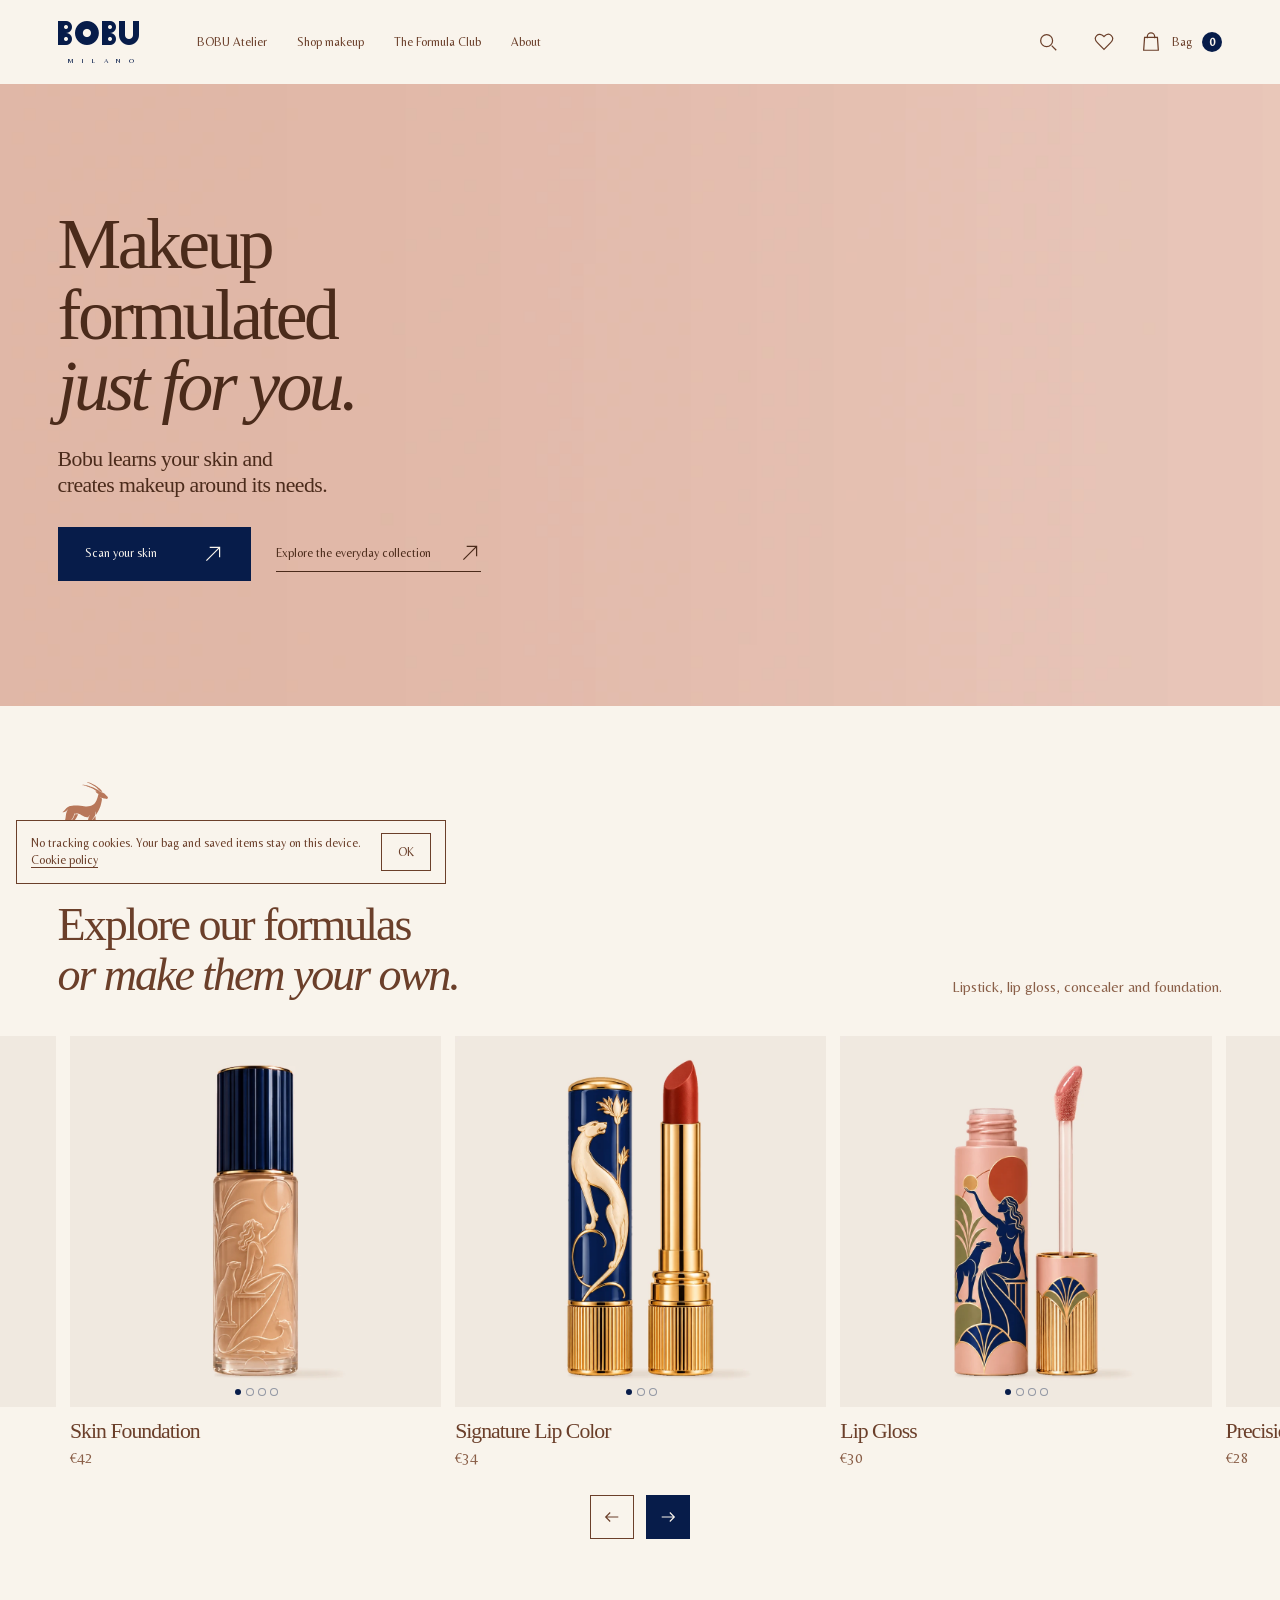
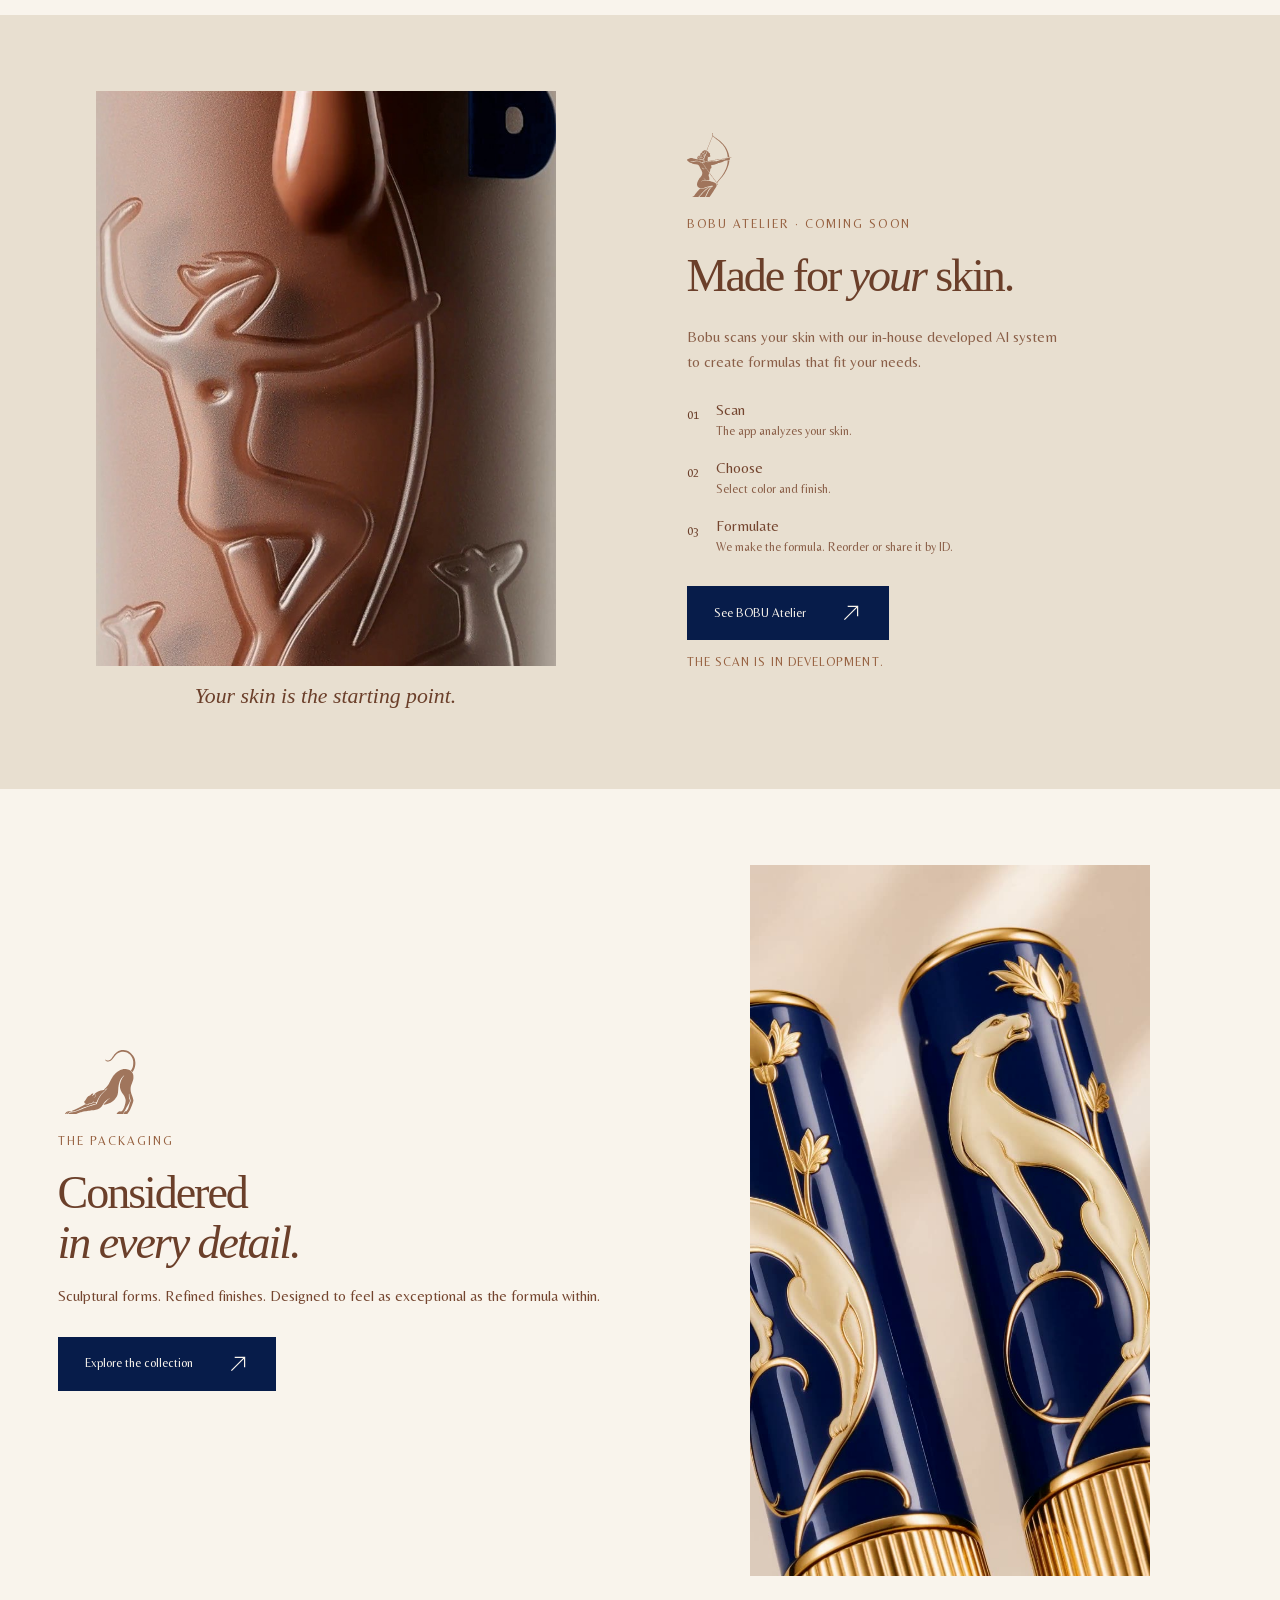
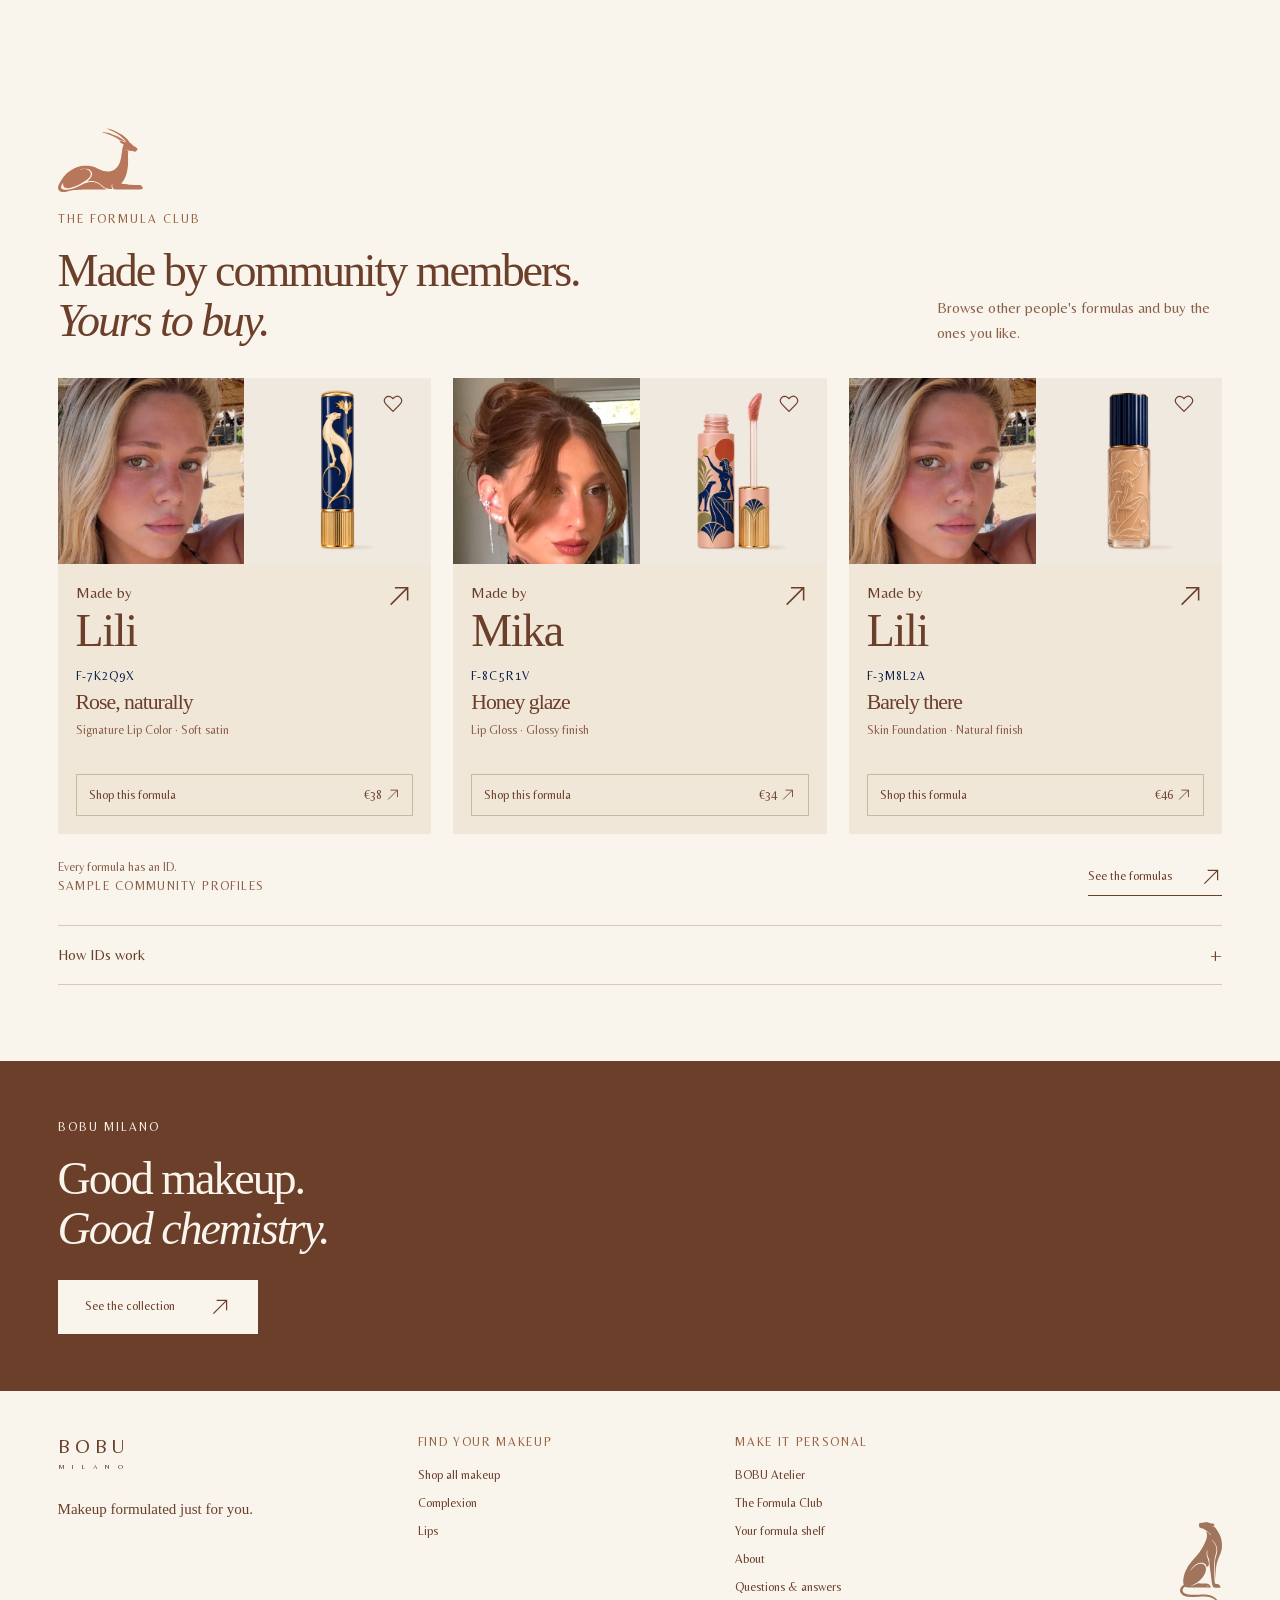
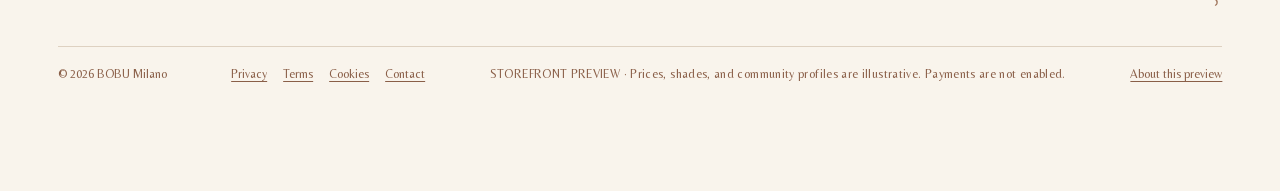
<file: index.html>
<!doctype html>
<html lang="en"><head><meta charset="utf-8"><meta name="viewport" content="width=device-width,initial-scale=1,viewport-fit=cover"><meta name="theme-color" content="#F9F4EC"><title>Makeup, made personal · BOBU Milano</title><meta name="description" content="Makeup formulated for you. You pick the color, your scan sets the formula. Or shop four everyday essentials."><link rel="icon" href="assets/icon.png"><link rel="preload" href="assets/fonts/BOBUSignature-Regular.woff2" as="font" type="font/woff2" crossorigin><link rel="preload" href="assets/fonts/Belleza-Regular.woff2" as="font" type="font/woff2" crossorigin><meta property="og:type" content="website"><meta property="og:title" content="BOBU Milano"><meta property="og:description" content="Makeup formulated just for you. You pick the color, your scan sets the formula."><meta property="og:image" content="https://bobumilano.com/assets/share-2.jpg"><meta property="og:image:width" content="1200"><meta property="og:image:height" content="630"><meta name="twitter:card" content="summary_large_image"><link rel="stylesheet" href="store.css?v=56"></head><body><a class="skip-link" href="#main">Skip to content</a><div id="siteHeader"></div><main id="main" tabindex="-1"><noscript>Please enable JavaScript to explore this storefront.</noscript></main><div id="siteFooter"></div><dialog id="bagDialog" class="bag-dialog" aria-label="Shopping bag"></dialog><dialog id="menuDialog" class="menu-dialog" aria-label="Navigation menu"></dialog><dialog id="searchDialog" class="search-dialog" aria-label="Search makeup and formulas"></dialog><dialog id="detailDialog" class="detail-dialog" aria-label="BOBU information"></dialog><div id="toast" class="toast" role="status" aria-live="polite"></div><script src="store.js?v=56"></script><script src="motion.js?v=56"></script></body></html>
</file>
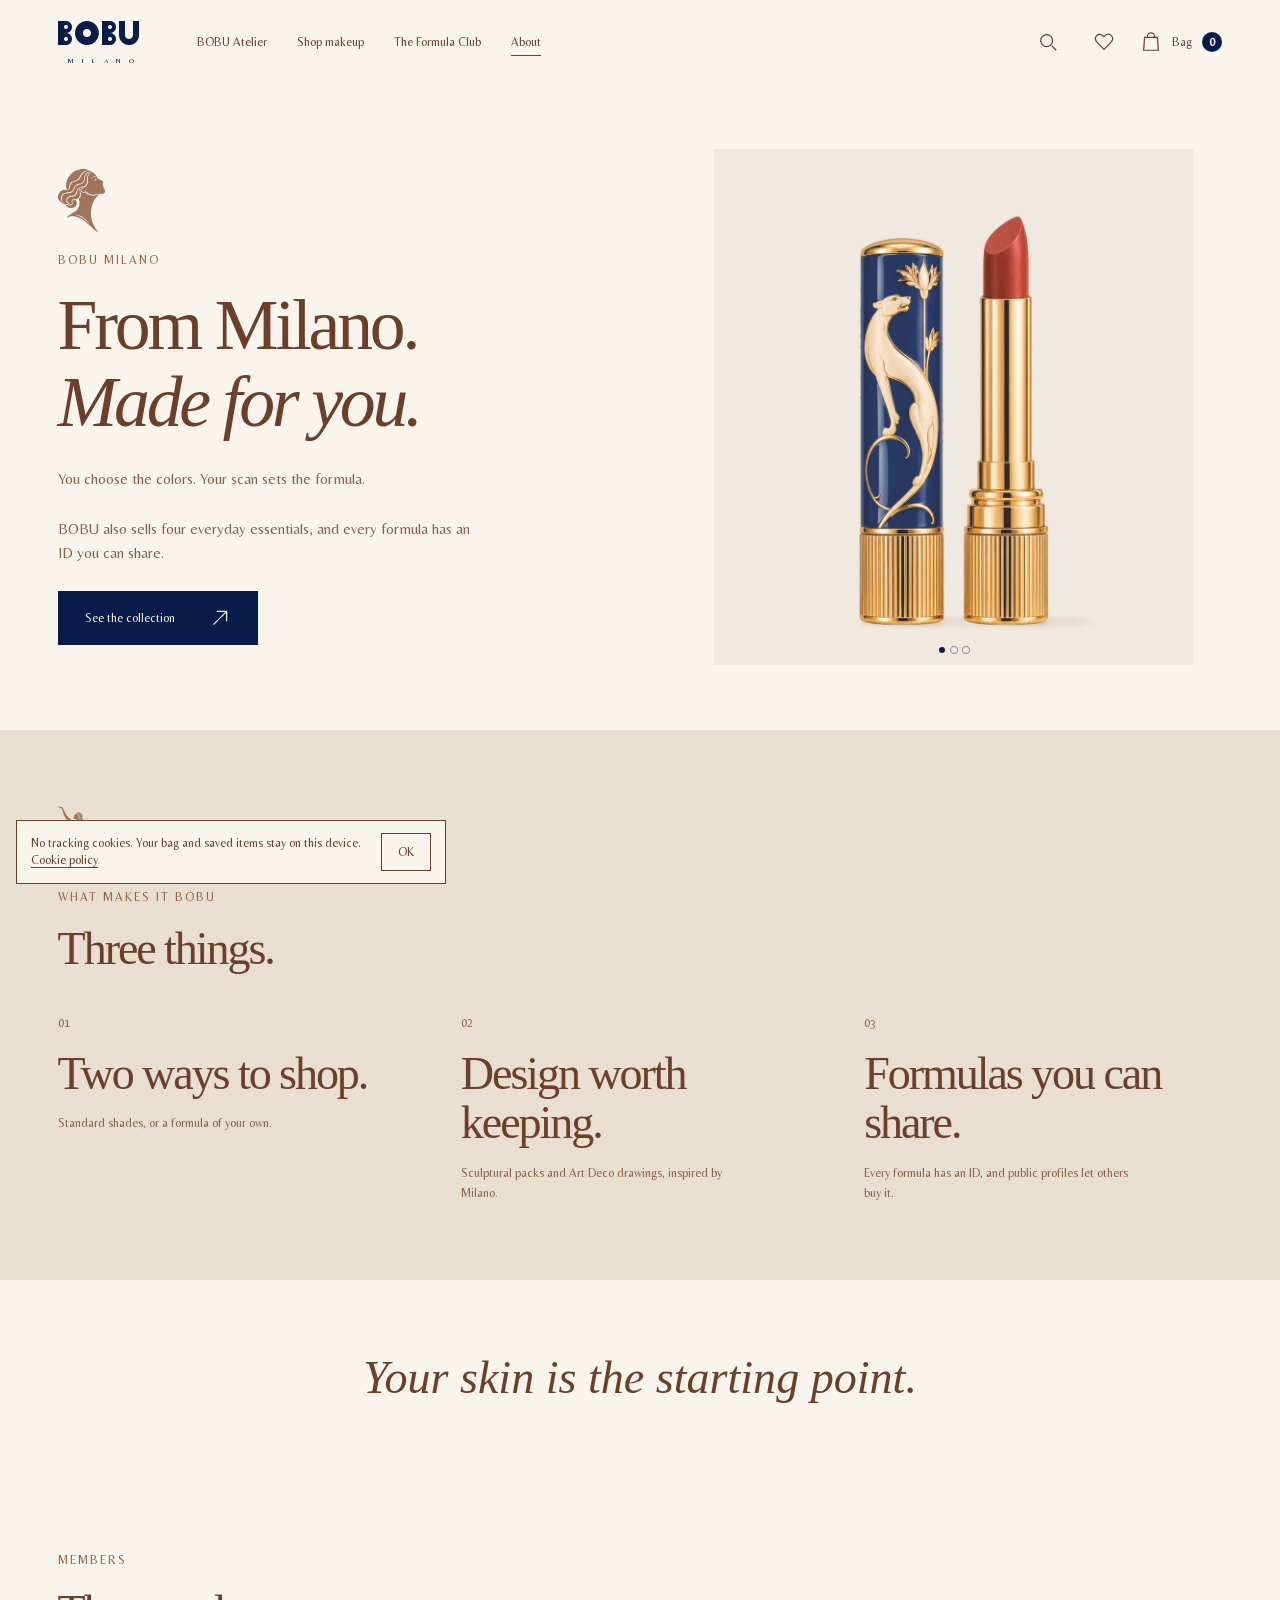
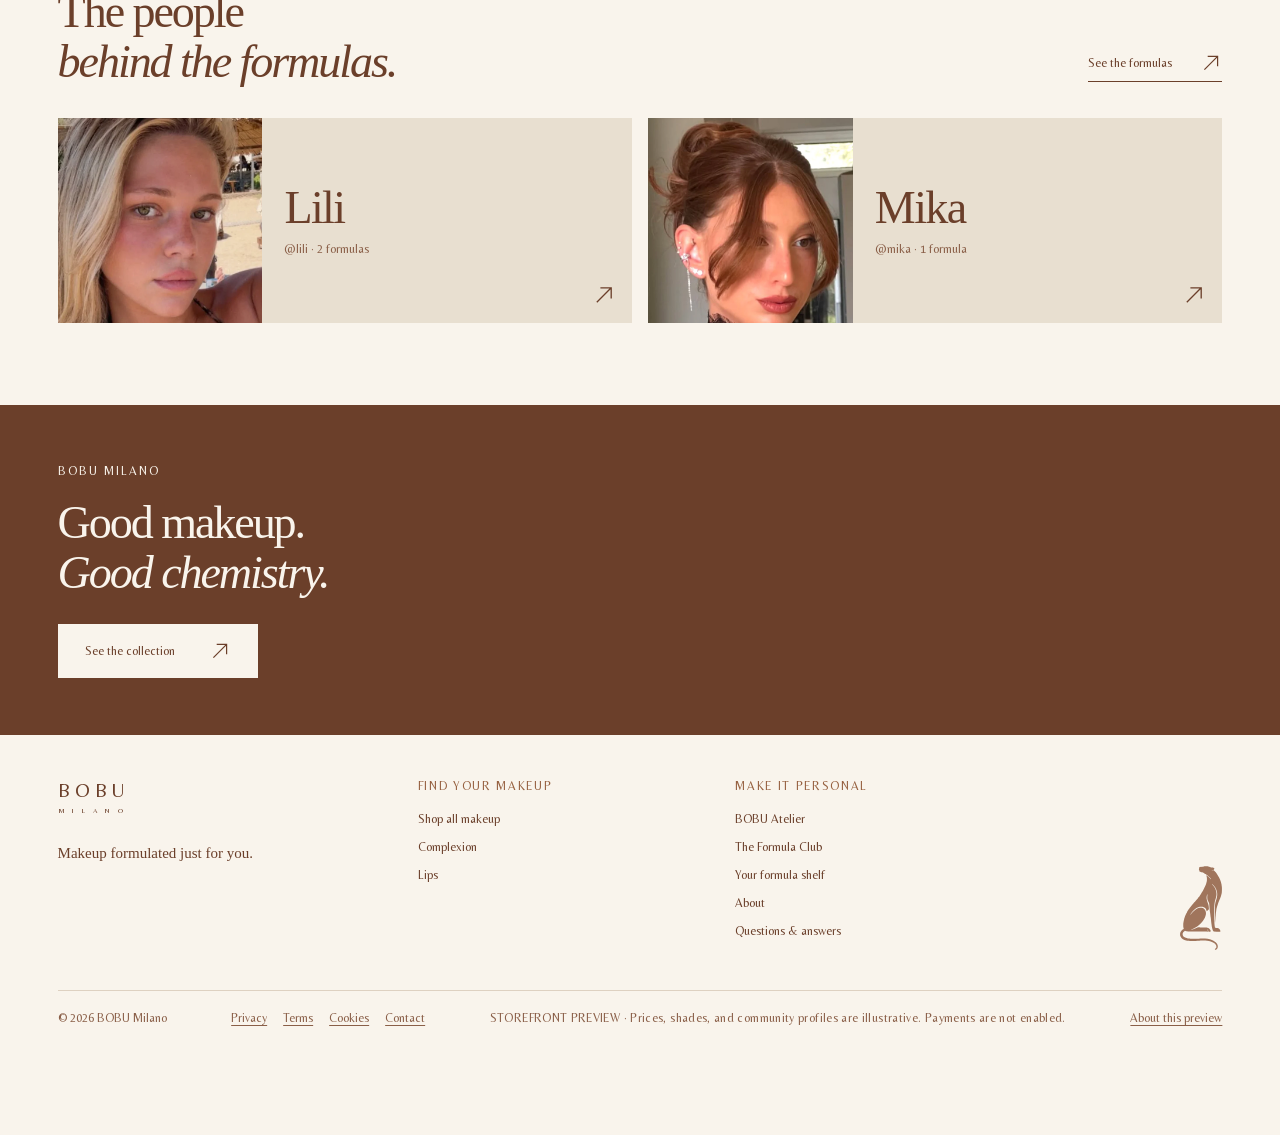
<file: about.html>
<!doctype html>
<html lang="en"><head><meta charset="utf-8"><meta name="viewport" content="width=device-width,initial-scale=1,viewport-fit=cover"><meta name="theme-color" content="#F9F4EC"><title>About · BOBU Milano</title><meta name="description" content="BOBU Milano makes personal makeup. You pick the color, your scan sets the formula."><link rel="icon" href="assets/icon.png"><link rel="preload" href="assets/fonts/BOBUSignature-Regular.woff2" as="font" type="font/woff2" crossorigin><link rel="preload" href="assets/fonts/Belleza-Regular.woff2" as="font" type="font/woff2" crossorigin><meta property="og:type" content="website"><meta property="og:title" content="BOBU Milano"><meta property="og:description" content="Makeup formulated just for you. You pick the color, your scan sets the formula."><meta property="og:image" content="https://bobumilano.com/assets/share-2.jpg"><meta property="og:image:width" content="1200"><meta property="og:image:height" content="630"><meta name="twitter:card" content="summary_large_image"><link rel="stylesheet" href="store.css?v=56"></head><body><a class="skip-link" href="#main">Skip to content</a><div id="siteHeader"></div><main id="main" tabindex="-1"><noscript>Please enable JavaScript to explore this storefront.</noscript></main><div id="siteFooter"></div><dialog id="bagDialog" class="bag-dialog" aria-label="Shopping bag"></dialog><dialog id="menuDialog" class="menu-dialog" aria-label="Navigation menu"></dialog><dialog id="searchDialog" class="search-dialog" aria-label="Search makeup and formulas"></dialog><dialog id="detailDialog" class="detail-dialog" aria-label="BOBU information"></dialog><div id="toast" class="toast" role="status" aria-live="polite"></div><script src="store.js?v=56"></script><script src="motion.js?v=56"></script></body></html>
</file>
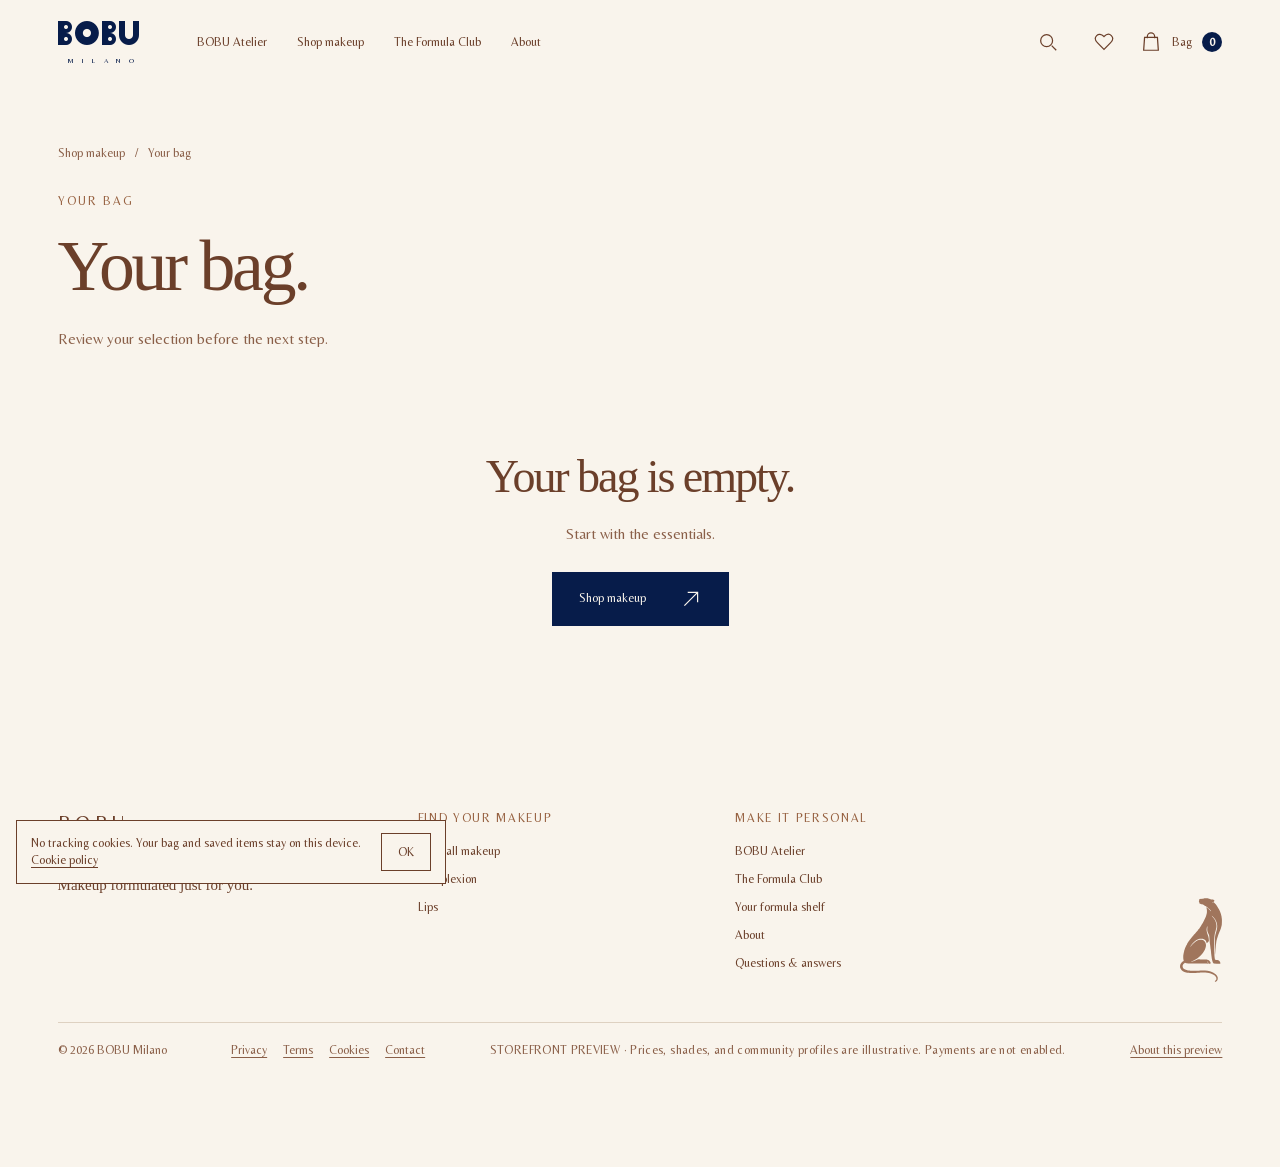
<file: checkout.html>
<!doctype html>
<html lang="en"><head><meta charset="utf-8"><meta name="viewport" content="width=device-width,initial-scale=1,viewport-fit=cover"><meta name="theme-color" content="#F9F4EC"><title>Your bag · BOBU Milano</title><meta name="description" content="Shop foundation, concealer, lip color and gloss. Choose a standard shade or discover personal formulas."><link rel="icon" href="assets/icon.png"><link rel="preload" href="assets/fonts/BOBUSignature-Regular.woff2" as="font" type="font/woff2" crossorigin><link rel="preload" href="assets/fonts/Belleza-Regular.woff2" as="font" type="font/woff2" crossorigin><meta property="og:type" content="website"><meta property="og:title" content="BOBU Milano"><meta property="og:description" content="Makeup formulated just for you. You pick the color, your scan sets the formula."><meta property="og:image" content="https://bobumilano.com/assets/share-2.jpg"><meta property="og:image:width" content="1200"><meta property="og:image:height" content="630"><meta name="twitter:card" content="summary_large_image"><link rel="stylesheet" href="store.css?v=56"></head><body><a class="skip-link" href="#main">Skip to content</a><div id="siteHeader"></div><main id="main" tabindex="-1"><noscript>Please enable JavaScript to explore this storefront.</noscript></main><div id="siteFooter"></div><dialog id="bagDialog" class="bag-dialog" aria-label="Shopping bag"></dialog><dialog id="menuDialog" class="menu-dialog" aria-label="Navigation menu"></dialog><dialog id="searchDialog" class="search-dialog" aria-label="Search makeup and formulas"></dialog><dialog id="detailDialog" class="detail-dialog" aria-label="BOBU information"></dialog><div id="toast" class="toast" role="status" aria-live="polite"></div><script src="store.js?v=56"></script><script src="motion.js?v=56"></script></body></html>
</file>
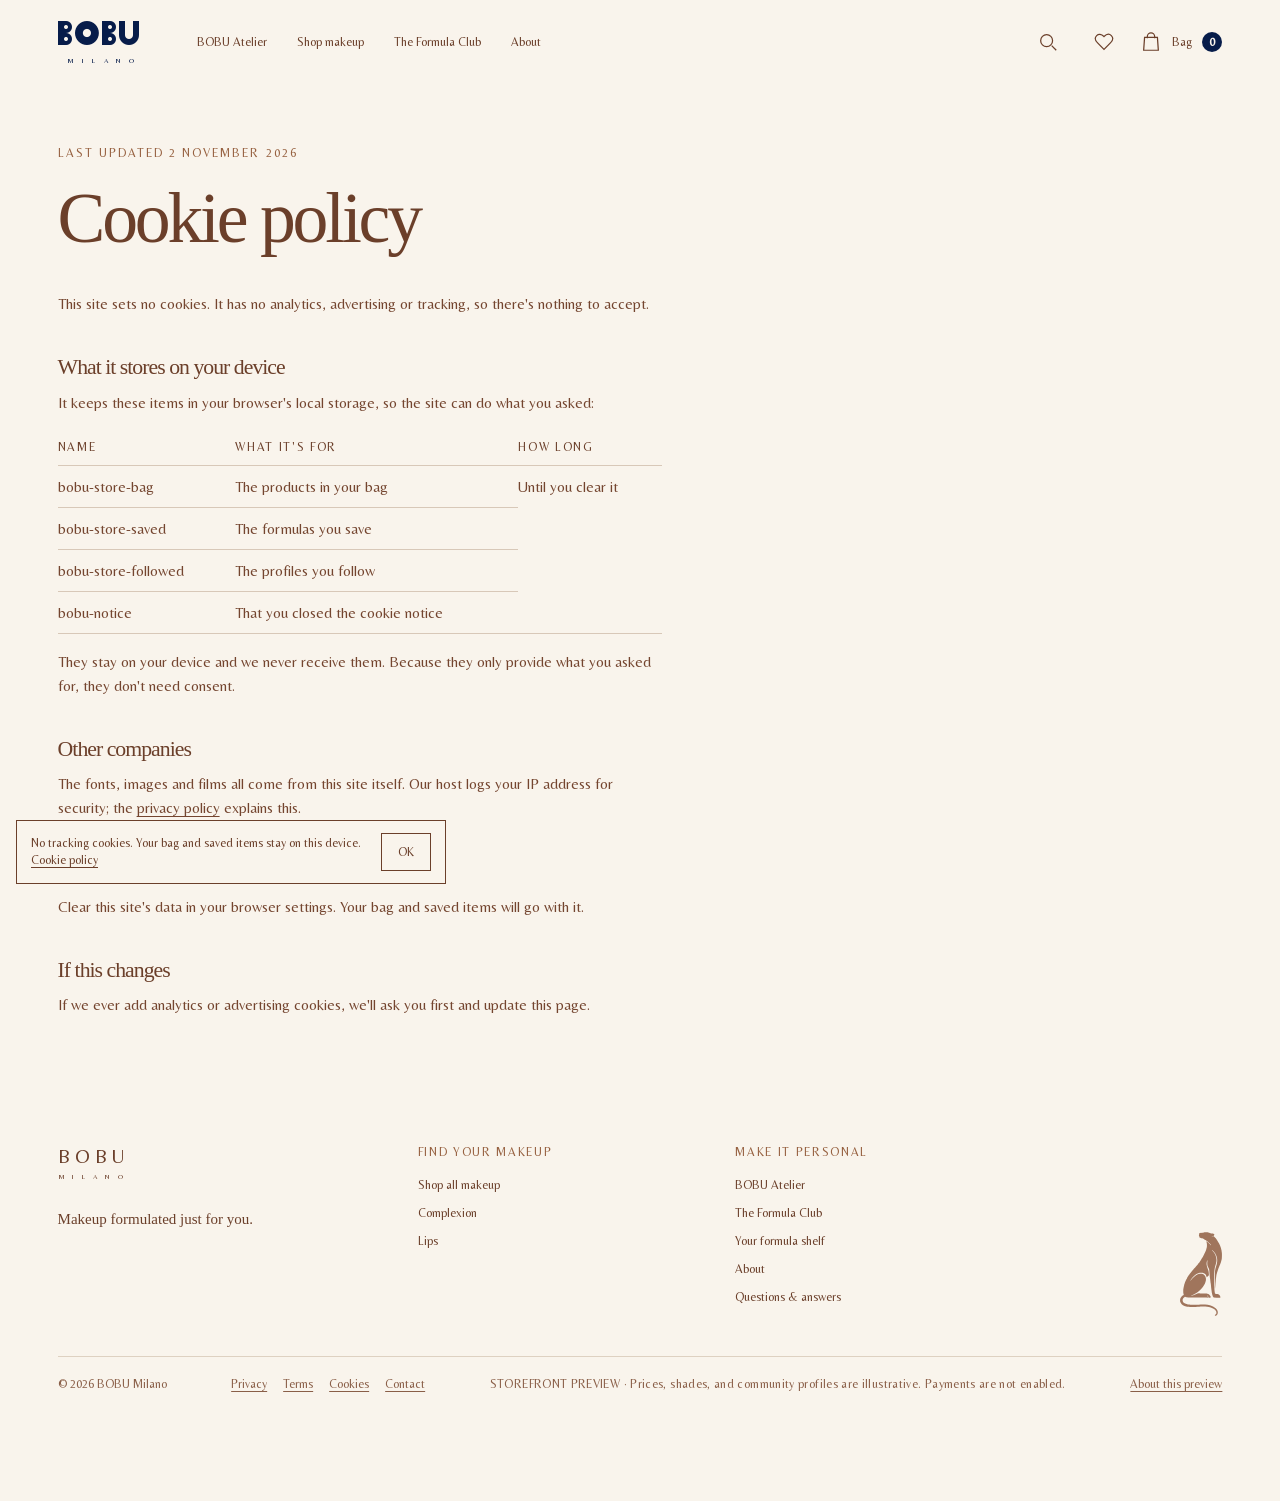
<file: cookies.html>
<!doctype html>
<html lang="en"><head><meta charset="utf-8"><meta name="viewport" content="width=device-width,initial-scale=1,viewport-fit=cover"><meta name="theme-color" content="#F9F4EC"><title>Cookie policy · BOBU Milano</title><meta name="description" content="What bobumilano.com stores on your device."><link rel="icon" href="assets/icon.png"><link rel="preload" href="assets/fonts/BOBUSignature-Regular.woff2" as="font" type="font/woff2" crossorigin><link rel="preload" href="assets/fonts/Belleza-Regular.woff2" as="font" type="font/woff2" crossorigin><meta property="og:type" content="website"><meta property="og:title" content="BOBU Milano"><meta property="og:description" content="Makeup formulated just for you. You pick the color, your scan sets the formula."><meta property="og:image" content="https://bobumilano.com/assets/share-2.jpg"><meta property="og:image:width" content="1200"><meta property="og:image:height" content="630"><meta name="twitter:card" content="summary_large_image"><link rel="stylesheet" href="store.css?v=56"></head><body><a class="skip-link" href="#main">Skip to content</a><div id="siteHeader"></div><main id="main" tabindex="-1"><section class="page-intro"><p class="eyebrow">LAST UPDATED 2 NOVEMBER 2026</p><h1>Cookie policy</h1></section><article class="legal">
<p>This site sets no cookies. It has no analytics, advertising or tracking, so there's nothing to accept.</p>
<h2>What it stores on your device</h2>
<p>It keeps these items in your browser's local storage, so the site can do what you asked:</p>
<div class="legal-table"><table>
<thead><tr><th>Name</th><th>What it's for</th><th>How long</th></tr></thead>
<tbody>
<tr><td>bobu-store-bag</td><td>The products in your bag</td><td rowspan="4">Until you clear it</td></tr>
<tr><td>bobu-store-saved</td><td>The formulas you save</td></tr>
<tr><td>bobu-store-followed</td><td>The profiles you follow</td></tr>
<tr><td>bobu-notice</td><td>That you closed the cookie notice</td></tr>
</tbody></table></div>
<p>They stay on your device and we never receive them. Because they only provide what you asked for, they don't need consent.</p>
<h2>Other companies</h2>
<p>The fonts, images and films all come from this site itself. Our host logs your IP address for security; the <a href="privacy.html">privacy policy</a> explains this.</p>
<h2>How to remove them</h2>
<p>Clear this site's data in your browser settings. Your bag and saved items will go with it.</p>
<h2>If this changes</h2>
<p>If we ever add analytics or advertising cookies, we'll ask you first and update this page.</p>
</article></main><div id="siteFooter"></div><dialog id="bagDialog" class="bag-dialog" aria-label="Shopping bag"></dialog><dialog id="menuDialog" class="menu-dialog" aria-label="Navigation menu"></dialog><dialog id="searchDialog" class="search-dialog" aria-label="Search makeup and formulas"></dialog><dialog id="detailDialog" class="detail-dialog" aria-label="BOBU information"></dialog><div id="toast" class="toast" role="status" aria-live="polite"></div><script src="store.js?v=56"></script><script src="motion.js?v=56"></script></body></html>
</file>
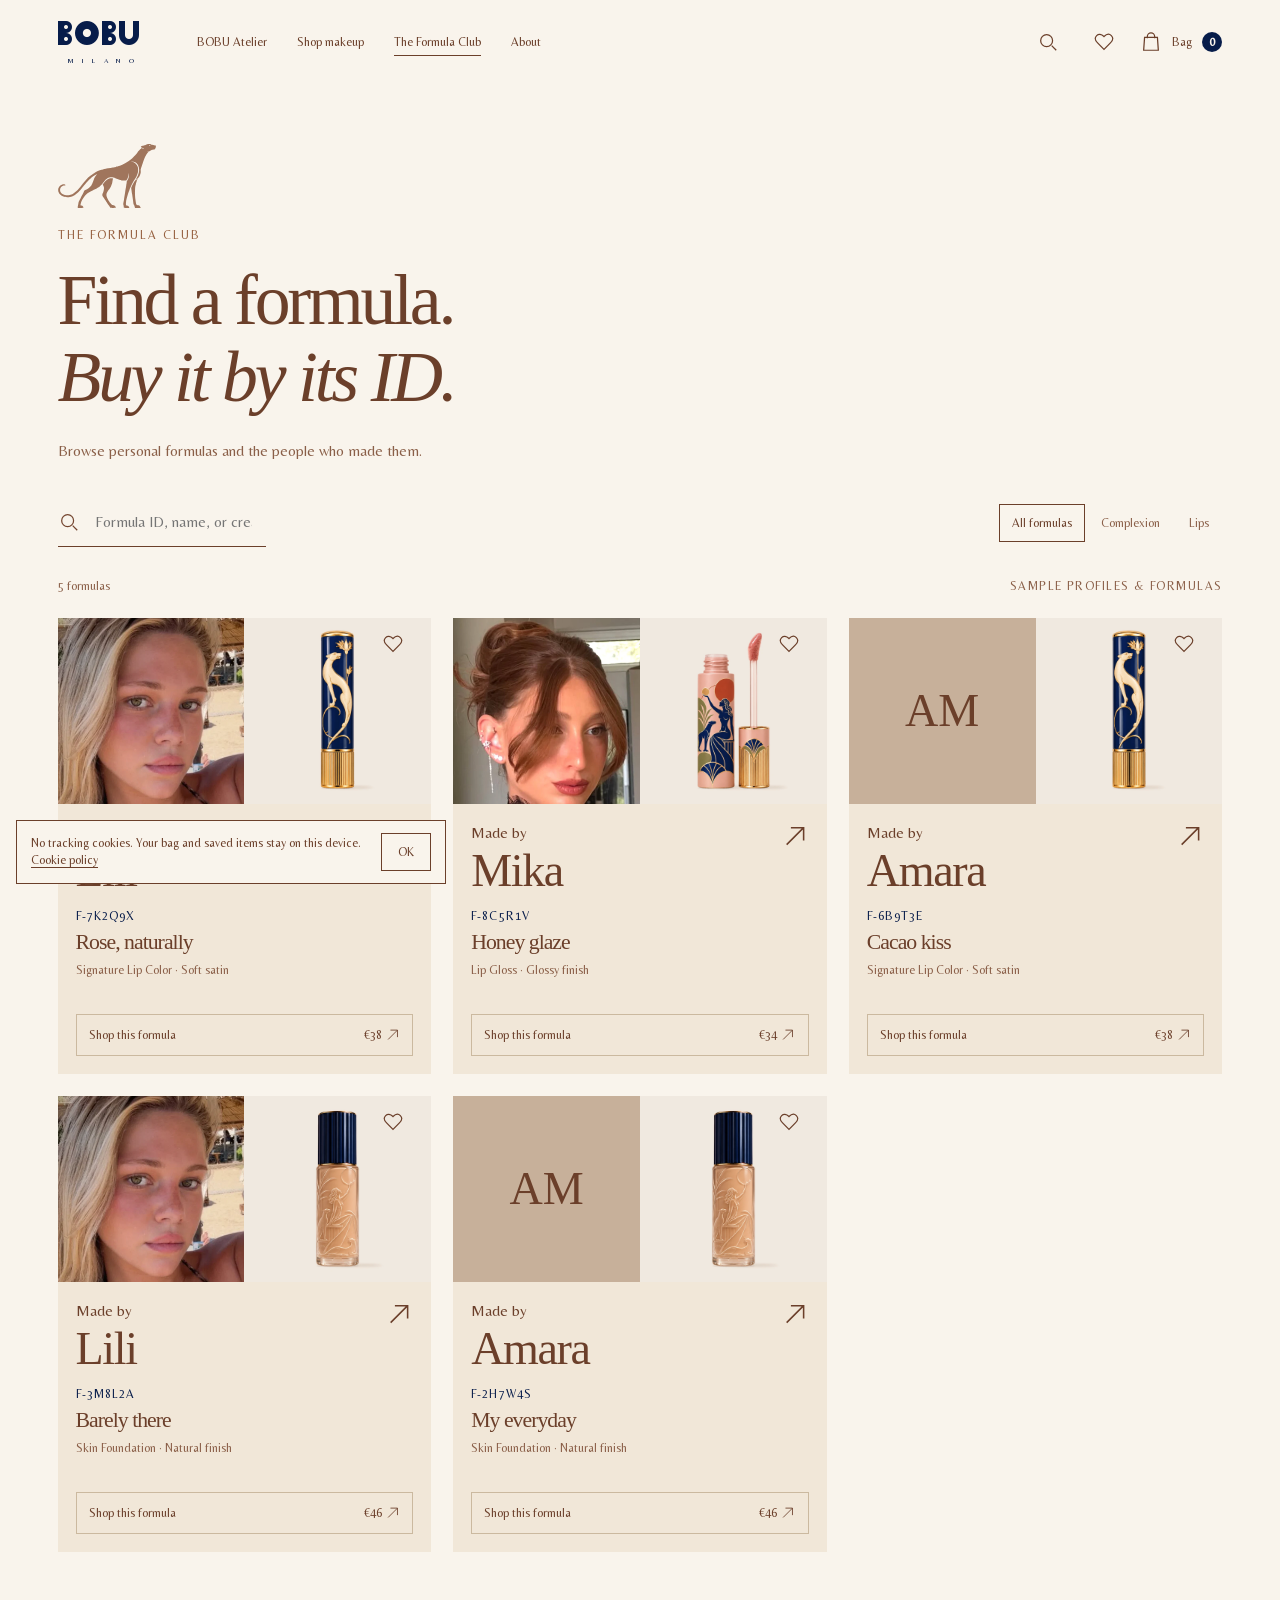
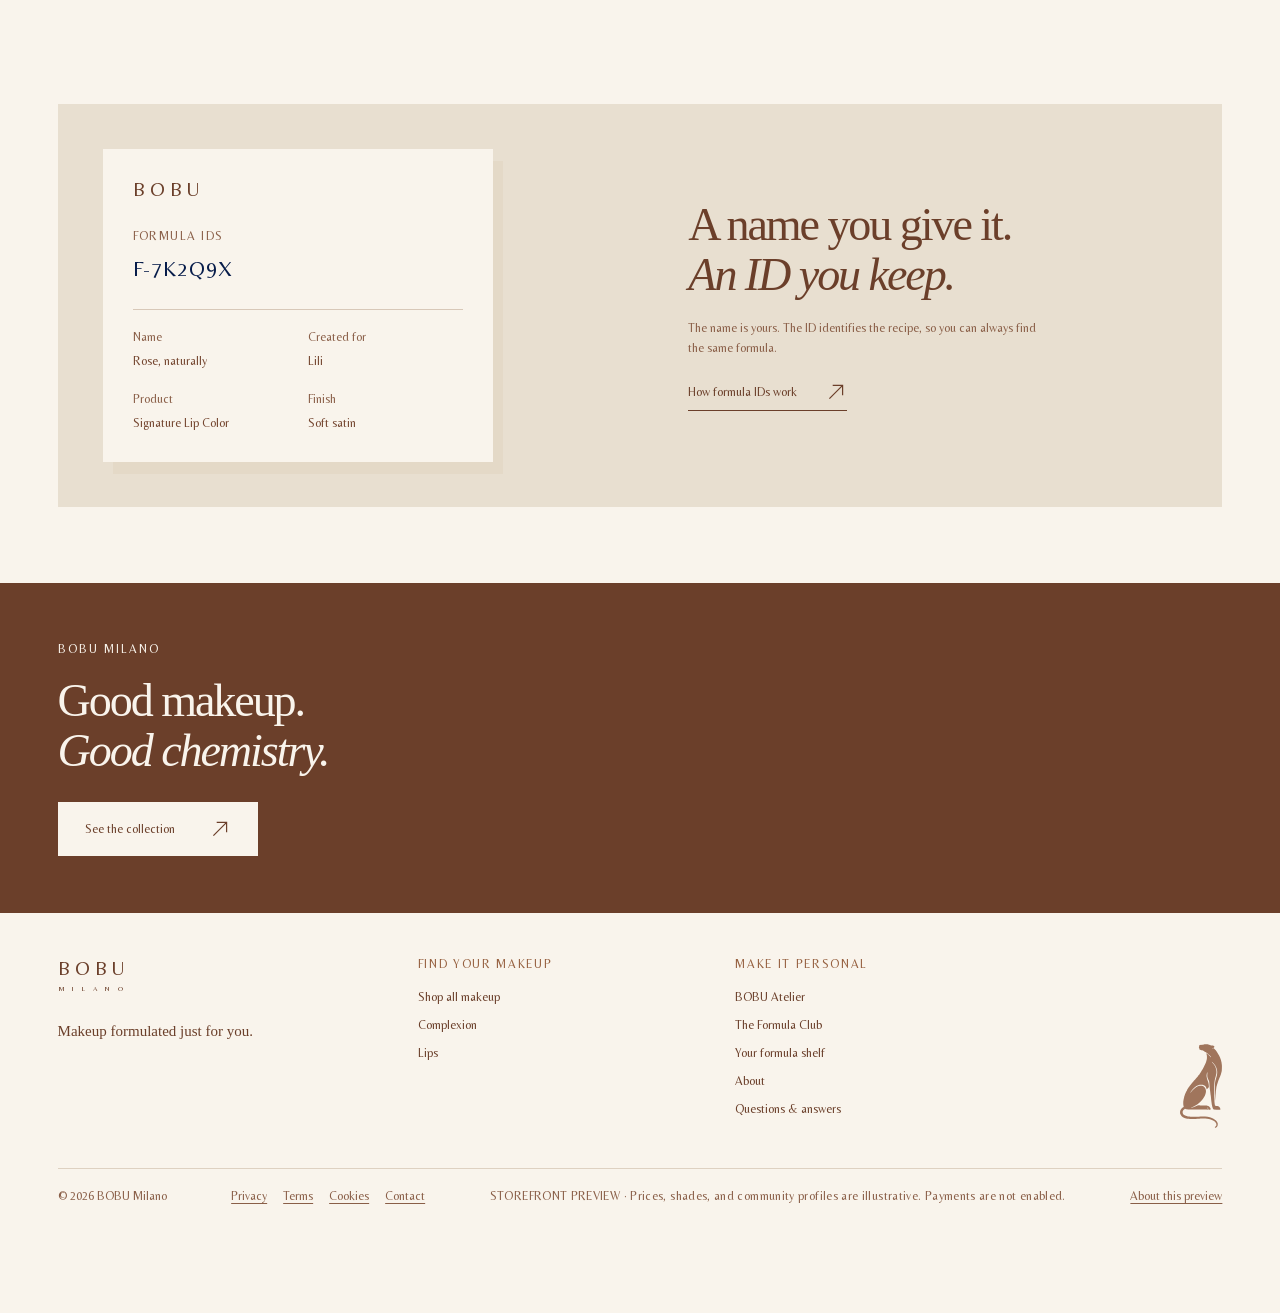
<file: formulas.html>
<!doctype html>
<html lang="en"><head><meta charset="utf-8"><meta name="viewport" content="width=device-width,initial-scale=1,viewport-fit=cover"><meta name="theme-color" content="#F9F4EC"><title>The Formula Club · BOBU Milano</title><meta name="description" content="Find a formula by its ID, name or creator."><link rel="icon" href="assets/icon.png"><link rel="preload" href="assets/fonts/BOBUSignature-Regular.woff2" as="font" type="font/woff2" crossorigin><link rel="preload" href="assets/fonts/Belleza-Regular.woff2" as="font" type="font/woff2" crossorigin><meta property="og:type" content="website"><meta property="og:title" content="BOBU Milano"><meta property="og:description" content="Makeup formulated just for you. You pick the color, your scan sets the formula."><meta property="og:image" content="https://bobumilano.com/assets/share-2.jpg"><meta property="og:image:width" content="1200"><meta property="og:image:height" content="630"><meta name="twitter:card" content="summary_large_image"><link rel="stylesheet" href="store.css?v=56"></head><body><a class="skip-link" href="#main">Skip to content</a><div id="siteHeader"></div><main id="main" tabindex="-1"><noscript>Please enable JavaScript to explore this storefront.</noscript></main><div id="siteFooter"></div><dialog id="bagDialog" class="bag-dialog" aria-label="Shopping bag"></dialog><dialog id="menuDialog" class="menu-dialog" aria-label="Navigation menu"></dialog><dialog id="searchDialog" class="search-dialog" aria-label="Search makeup and formulas"></dialog><dialog id="detailDialog" class="detail-dialog" aria-label="BOBU information"></dialog><div id="toast" class="toast" role="status" aria-live="polite"></div><script src="store.js?v=56"></script><script src="motion.js?v=56"></script></body></html>
</file>
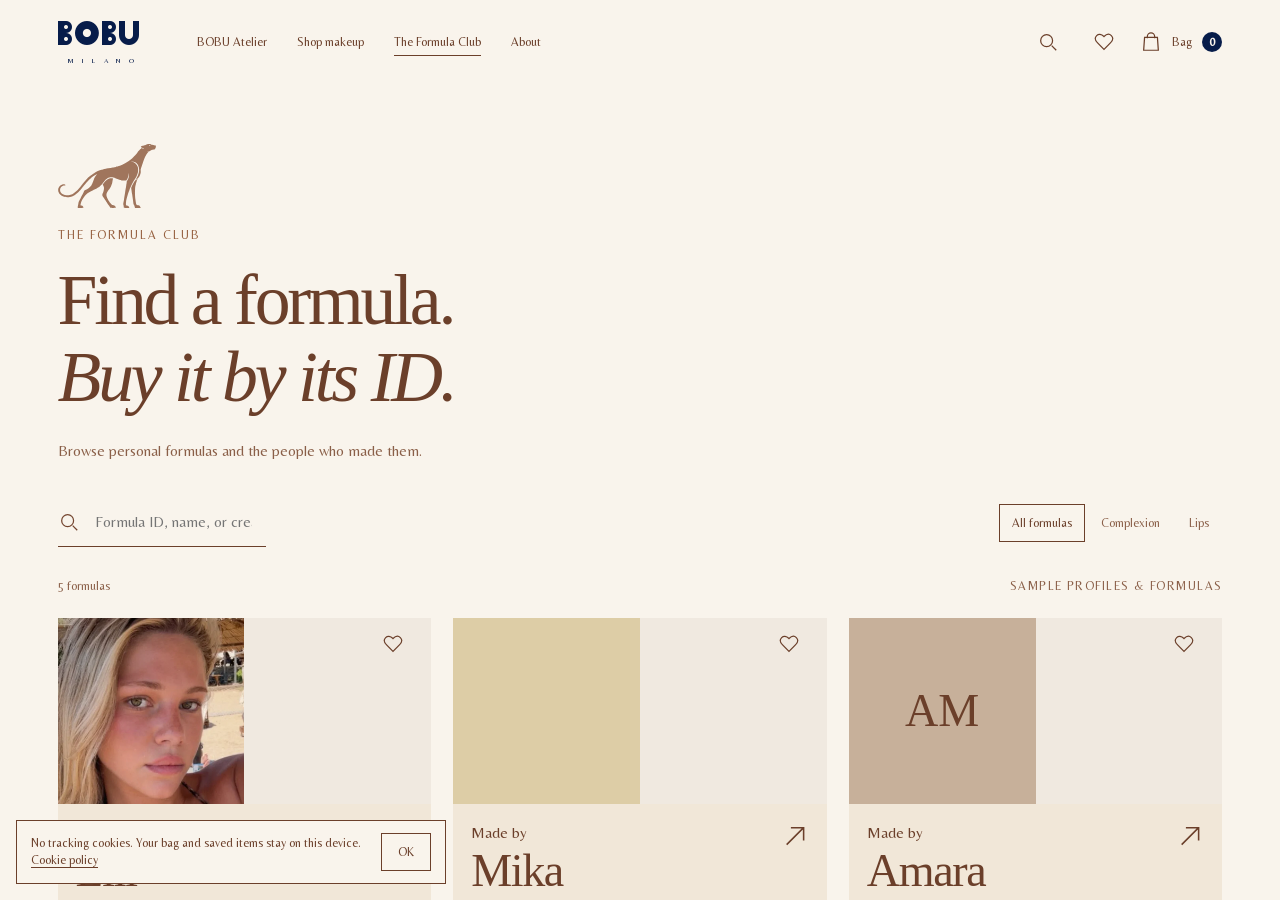
<file: members.html>
<!doctype html><html lang="en"><head><meta charset="utf-8"><title>BOBU Milano</title><meta http-equiv="refresh" content="0; url=formulas.html"><link rel="canonical" href="https://bobumilano.com/formulas.html"></head><body><a href="formulas.html">The Formula Club</a></body></html>
</file>
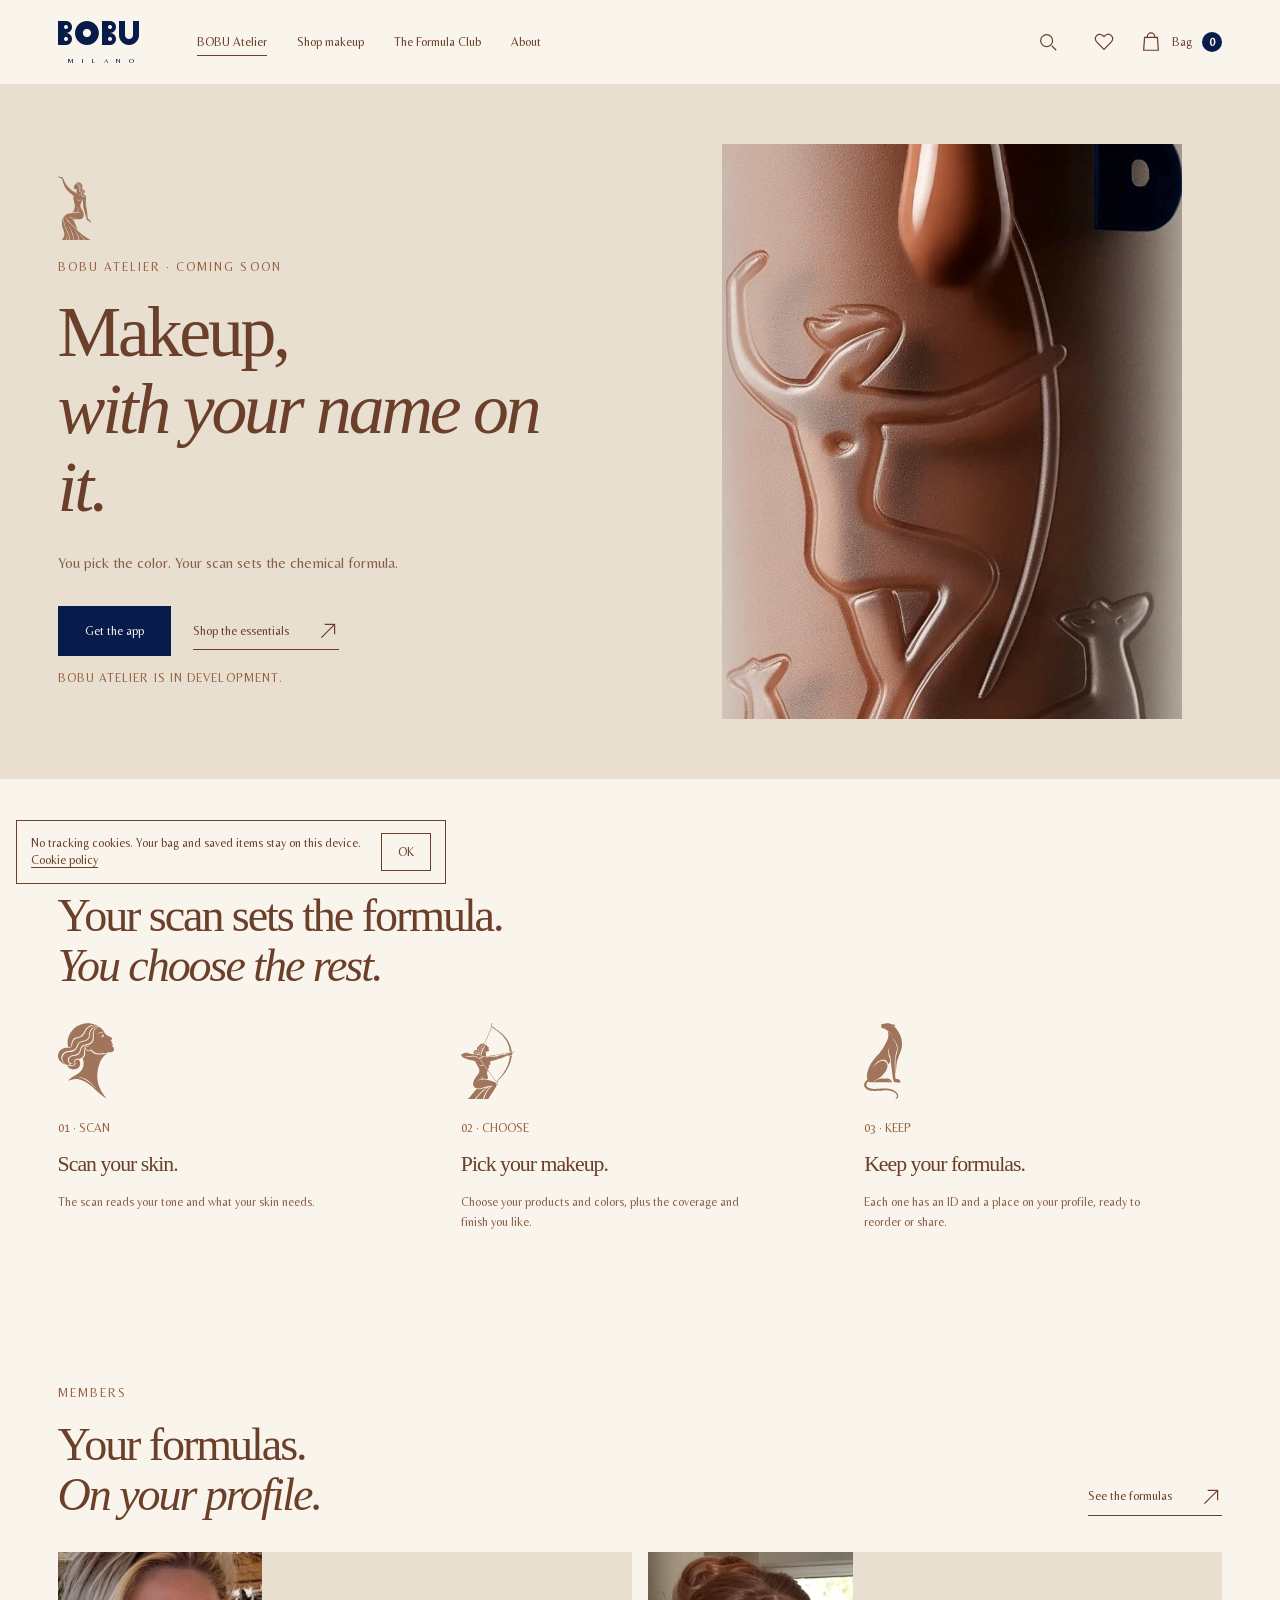
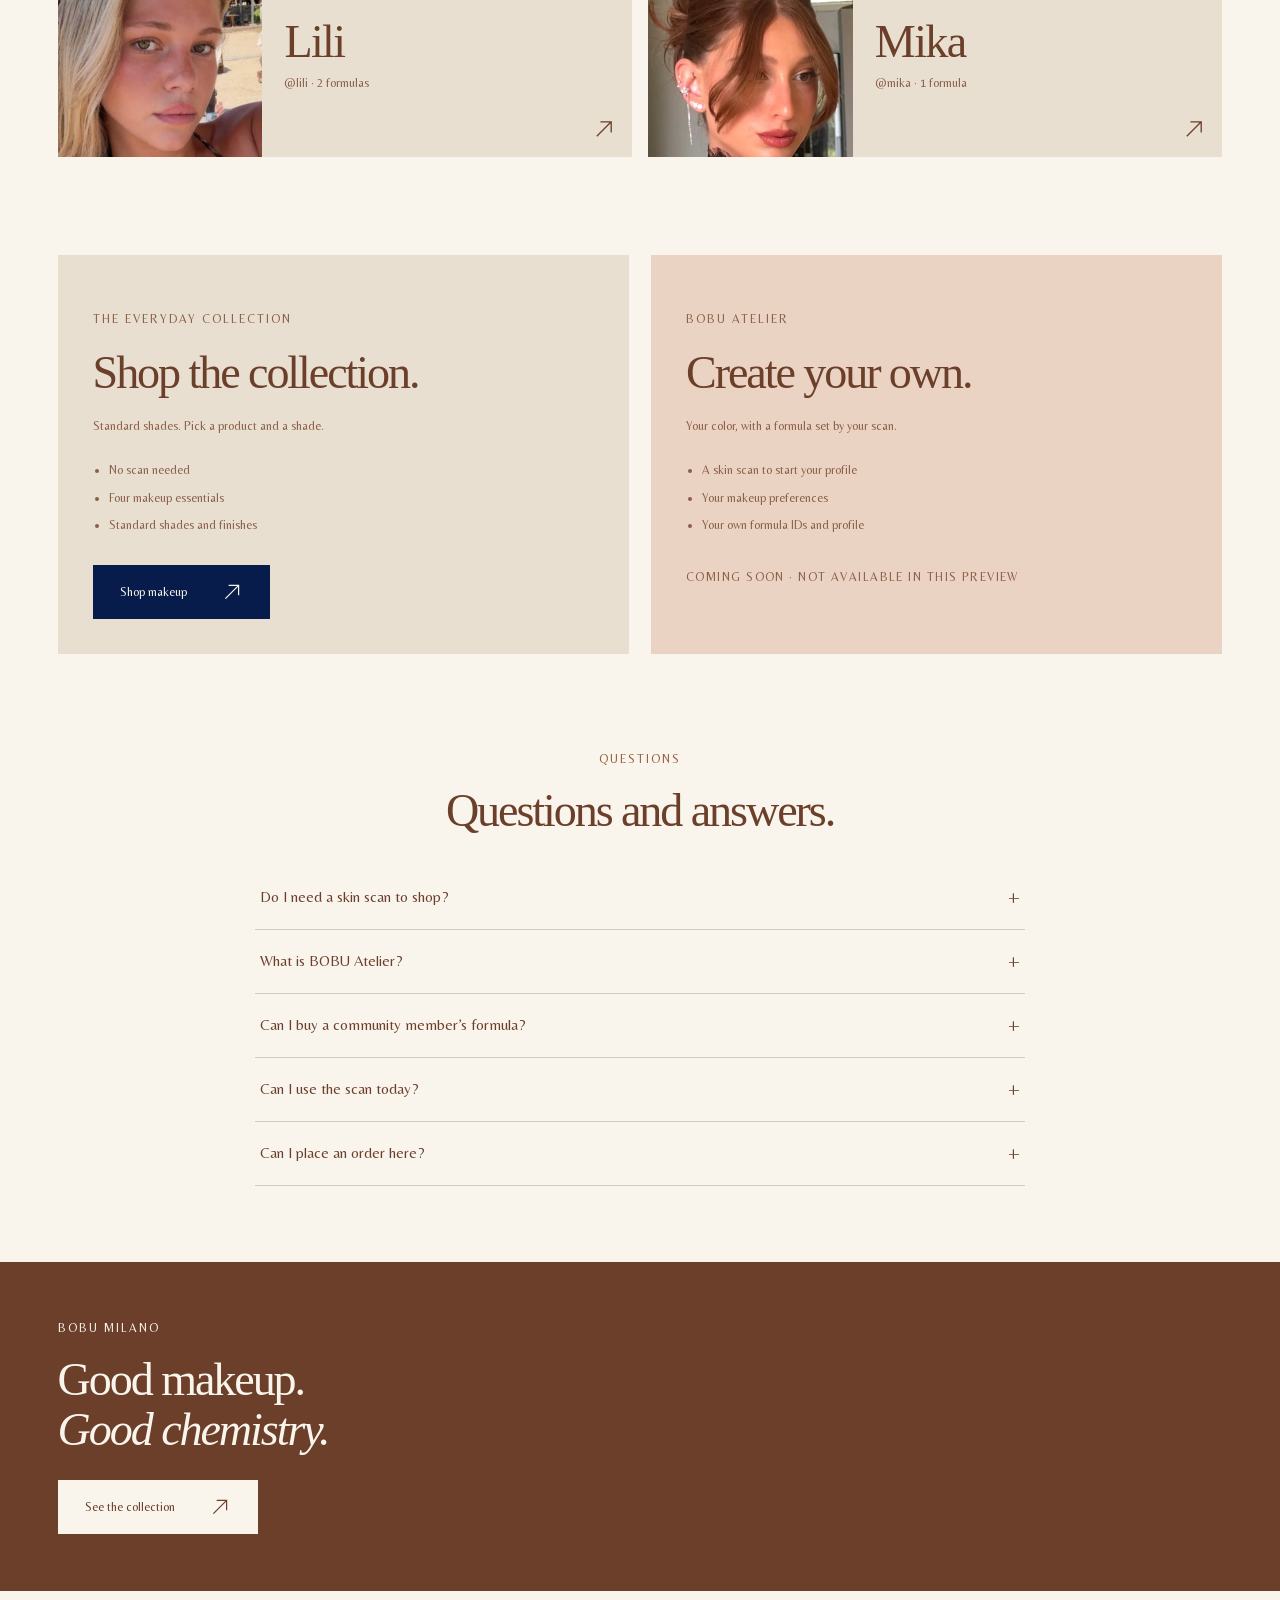
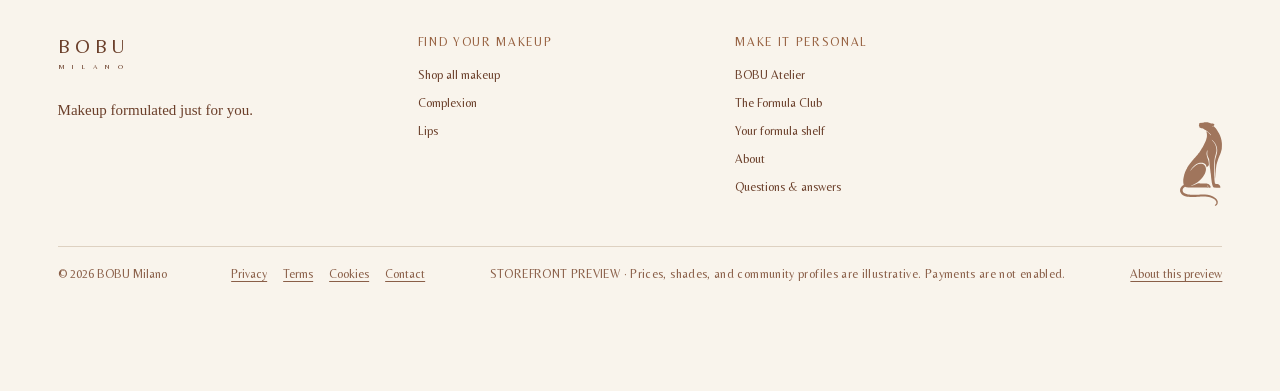
<file: personalize.html>
<!doctype html>
<html lang="en"><head><meta charset="utf-8"><meta name="viewport" content="width=device-width,initial-scale=1,viewport-fit=cover"><meta name="theme-color" content="#F9F4EC"><title>BOBU Atelier · BOBU Milano</title><meta name="description" content="Custom makeup formulas. You pick the color, your scan sets the formula."><link rel="icon" href="assets/icon.png"><link rel="preload" href="assets/fonts/BOBUSignature-Regular.woff2" as="font" type="font/woff2" crossorigin><link rel="preload" href="assets/fonts/Belleza-Regular.woff2" as="font" type="font/woff2" crossorigin><meta property="og:type" content="website"><meta property="og:title" content="BOBU Milano"><meta property="og:description" content="Makeup formulated just for you. You pick the color, your scan sets the formula."><meta property="og:image" content="https://bobumilano.com/assets/share-2.jpg"><meta property="og:image:width" content="1200"><meta property="og:image:height" content="630"><meta name="twitter:card" content="summary_large_image"><link rel="stylesheet" href="store.css?v=56"></head><body><a class="skip-link" href="#main">Skip to content</a><div id="siteHeader"></div><main id="main" tabindex="-1"><noscript>Please enable JavaScript to explore this storefront.</noscript></main><div id="siteFooter"></div><dialog id="bagDialog" class="bag-dialog" aria-label="Shopping bag"></dialog><dialog id="menuDialog" class="menu-dialog" aria-label="Navigation menu"></dialog><dialog id="searchDialog" class="search-dialog" aria-label="Search makeup and formulas"></dialog><dialog id="detailDialog" class="detail-dialog" aria-label="BOBU information"></dialog><div id="toast" class="toast" role="status" aria-live="polite"></div><script src="store.js?v=56"></script><script src="motion.js?v=56"></script></body></html>
</file>
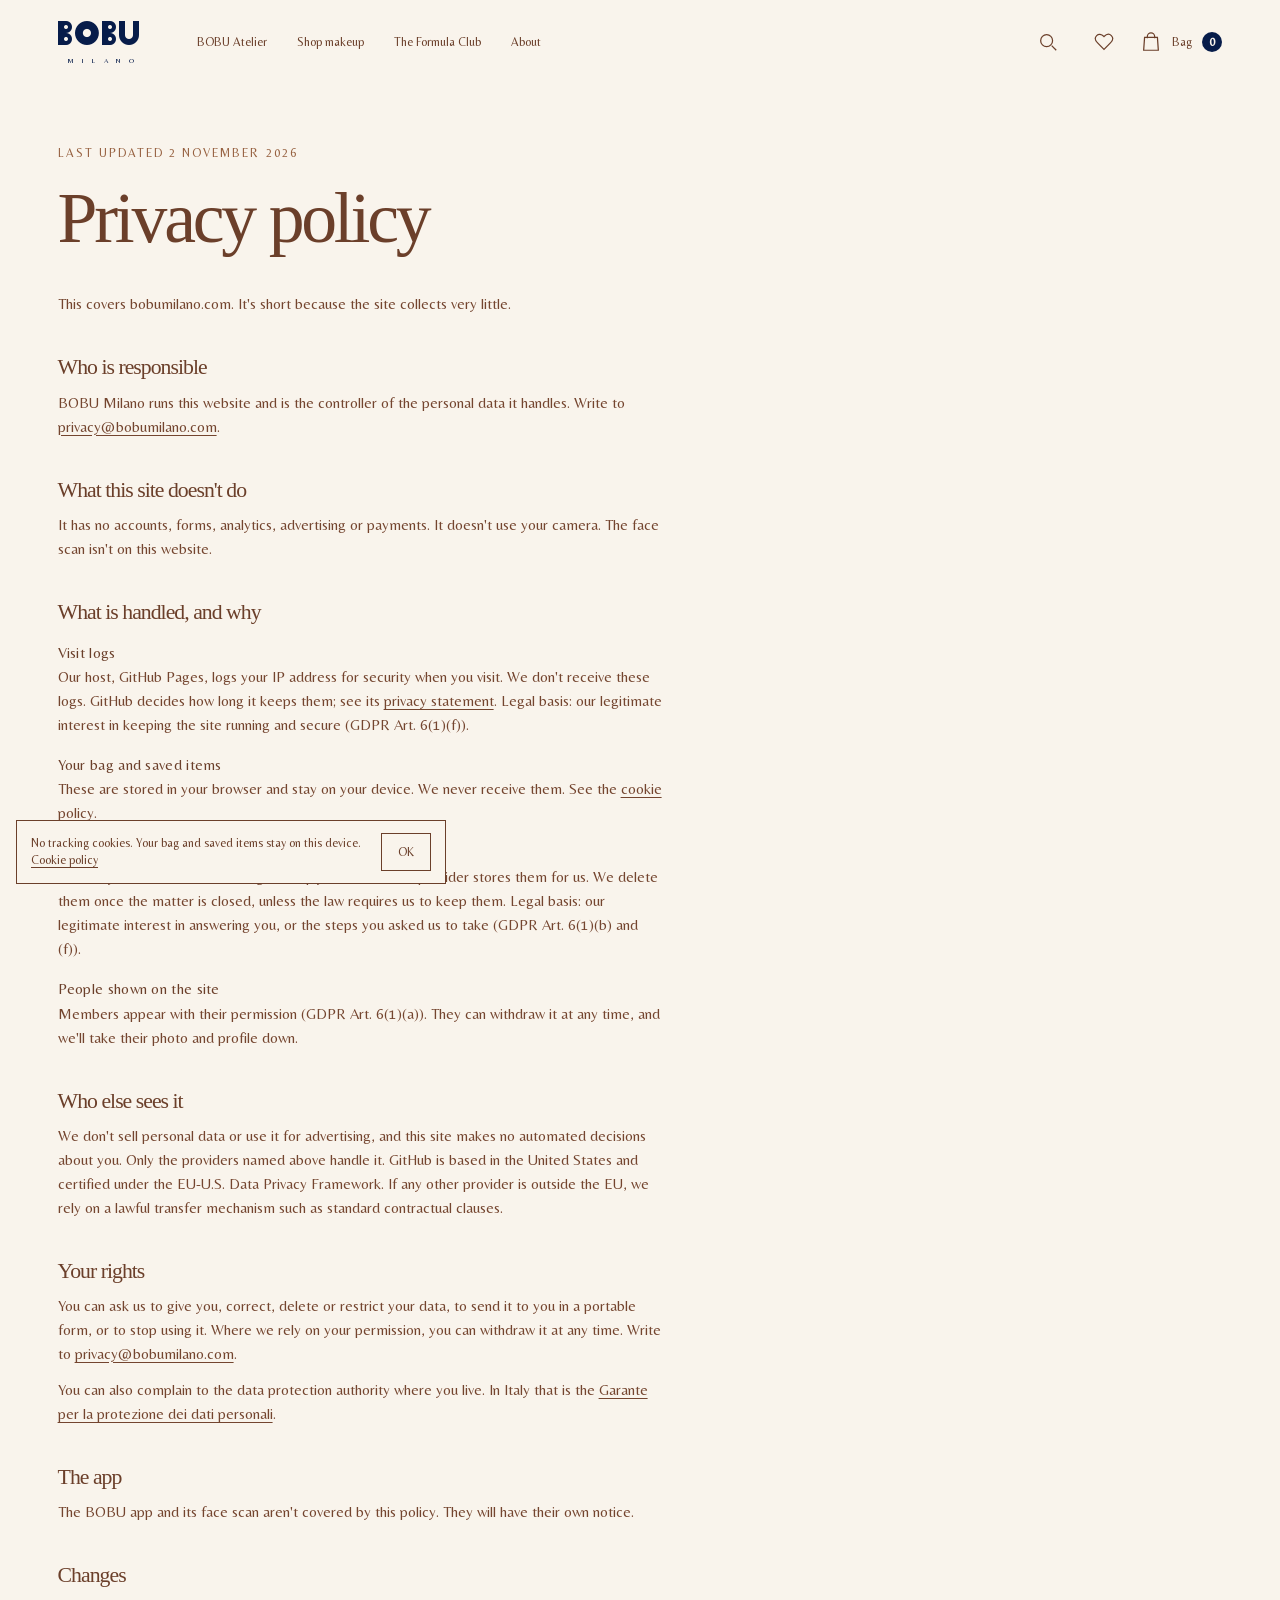
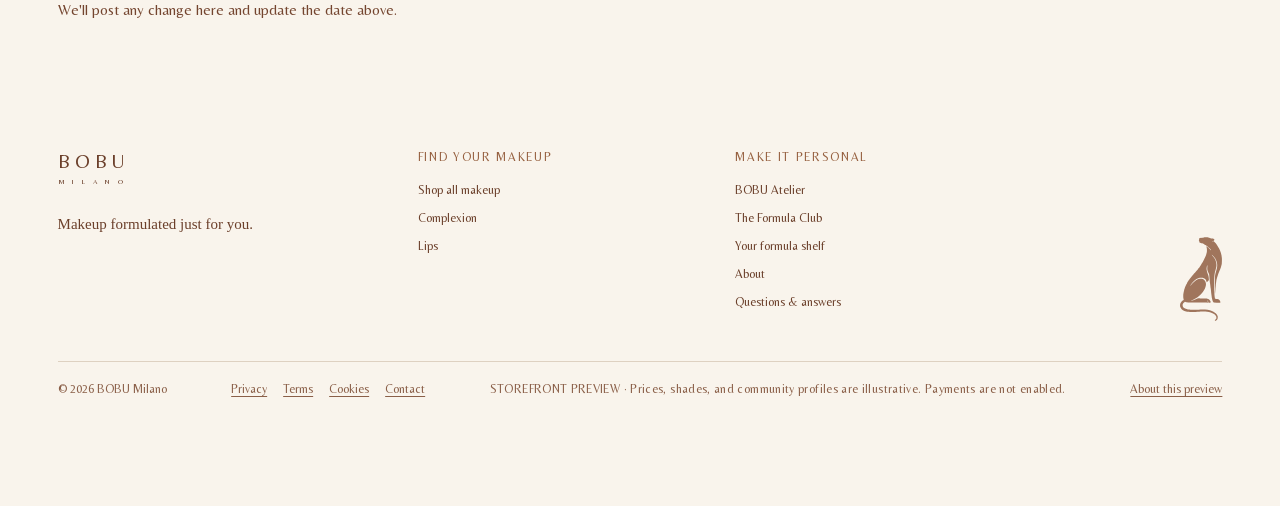
<file: privacy.html>
<!doctype html>
<html lang="en"><head><meta charset="utf-8"><meta name="viewport" content="width=device-width,initial-scale=1,viewport-fit=cover"><meta name="theme-color" content="#F9F4EC"><title>Privacy policy · BOBU Milano</title><meta name="description" content="How bobumilano.com handles personal data."><link rel="icon" href="assets/icon.png"><link rel="preload" href="assets/fonts/BOBUSignature-Regular.woff2" as="font" type="font/woff2" crossorigin><link rel="preload" href="assets/fonts/Belleza-Regular.woff2" as="font" type="font/woff2" crossorigin><meta property="og:type" content="website"><meta property="og:title" content="BOBU Milano"><meta property="og:description" content="Makeup formulated just for you. You pick the color, your scan sets the formula."><meta property="og:image" content="https://bobumilano.com/assets/share-2.jpg"><meta property="og:image:width" content="1200"><meta property="og:image:height" content="630"><meta name="twitter:card" content="summary_large_image"><link rel="stylesheet" href="store.css?v=56"></head><body><a class="skip-link" href="#main">Skip to content</a><div id="siteHeader"></div><main id="main" tabindex="-1"><section class="page-intro"><p class="eyebrow">LAST UPDATED 2 NOVEMBER 2026</p><h1>Privacy policy</h1></section><article class="legal">
<p>This covers bobumilano.com. It's short because the site collects very little.</p>
<h2>Who is responsible</h2>
<p>BOBU Milano runs this website and is the controller of the personal data it handles. Write to <a href="mailto:privacy@bobumilano.com">privacy@bobumilano.com</a>.</p>
<h2>What this site doesn't do</h2>
<p>It has no accounts, forms, analytics, advertising or payments. It doesn't use your camera. The face scan isn't on this website.</p>
<h2>What is handled, and why</h2>
<h3>Visit logs</h3>
<p>Our host, GitHub Pages, logs your IP address for security when you visit. We don't receive these logs. GitHub decides how long it keeps them; see its <a href="https://docs.github.com/en/site-policy/privacy-policies/github-general-privacy-statement" rel="noopener">privacy statement</a>. Legal basis: our legitimate interest in keeping the site running and secure (GDPR Art. 6(1)(f)).</p>
<h3>Your bag and saved items</h3>
<p>These are stored in your browser and stay on your device. We never receive them. See the <a href="cookies.html">cookie policy</a>.</p>
<h3>Emails you send us</h3>
<p>We use your address and message to reply, and our email provider stores them for us. We delete them once the matter is closed, unless the law requires us to keep them. Legal basis: our legitimate interest in answering you, or the steps you asked us to take (GDPR Art. 6(1)(b) and (f)).</p>
<h3>People shown on the site</h3>
<p>Members appear with their permission (GDPR Art. 6(1)(a)). They can withdraw it at any time, and we'll take their photo and profile down.</p>
<h2>Who else sees it</h2>
<p>We don't sell personal data or use it for advertising, and this site makes no automated decisions about you. Only the providers named above handle it. GitHub is based in the United States and certified under the EU-U.S. Data Privacy Framework. If any other provider is outside the EU, we rely on a lawful transfer mechanism such as standard contractual clauses.</p>
<h2>Your rights</h2>
<p>You can ask us to give you, correct, delete or restrict your data, to send it to you in a portable form, or to stop using it. Where we rely on your permission, you can withdraw it at any time. Write to <a href="mailto:privacy@bobumilano.com">privacy@bobumilano.com</a>.</p>
<p>You can also complain to the data protection authority where you live. In Italy that is the <a href="https://www.garanteprivacy.it" rel="noopener">Garante per la protezione dei dati personali</a>.</p>
<h2>The app</h2>
<p>The BOBU app and its face scan aren't covered by this policy. They will have their own notice.</p>
<h2>Changes</h2>
<p>We'll post any change here and update the date above.</p>
</article></main><div id="siteFooter"></div><dialog id="bagDialog" class="bag-dialog" aria-label="Shopping bag"></dialog><dialog id="menuDialog" class="menu-dialog" aria-label="Navigation menu"></dialog><dialog id="searchDialog" class="search-dialog" aria-label="Search makeup and formulas"></dialog><dialog id="detailDialog" class="detail-dialog" aria-label="BOBU information"></dialog><div id="toast" class="toast" role="status" aria-live="polite"></div><script src="store.js?v=56"></script><script src="motion.js?v=56"></script></body></html>
</file>
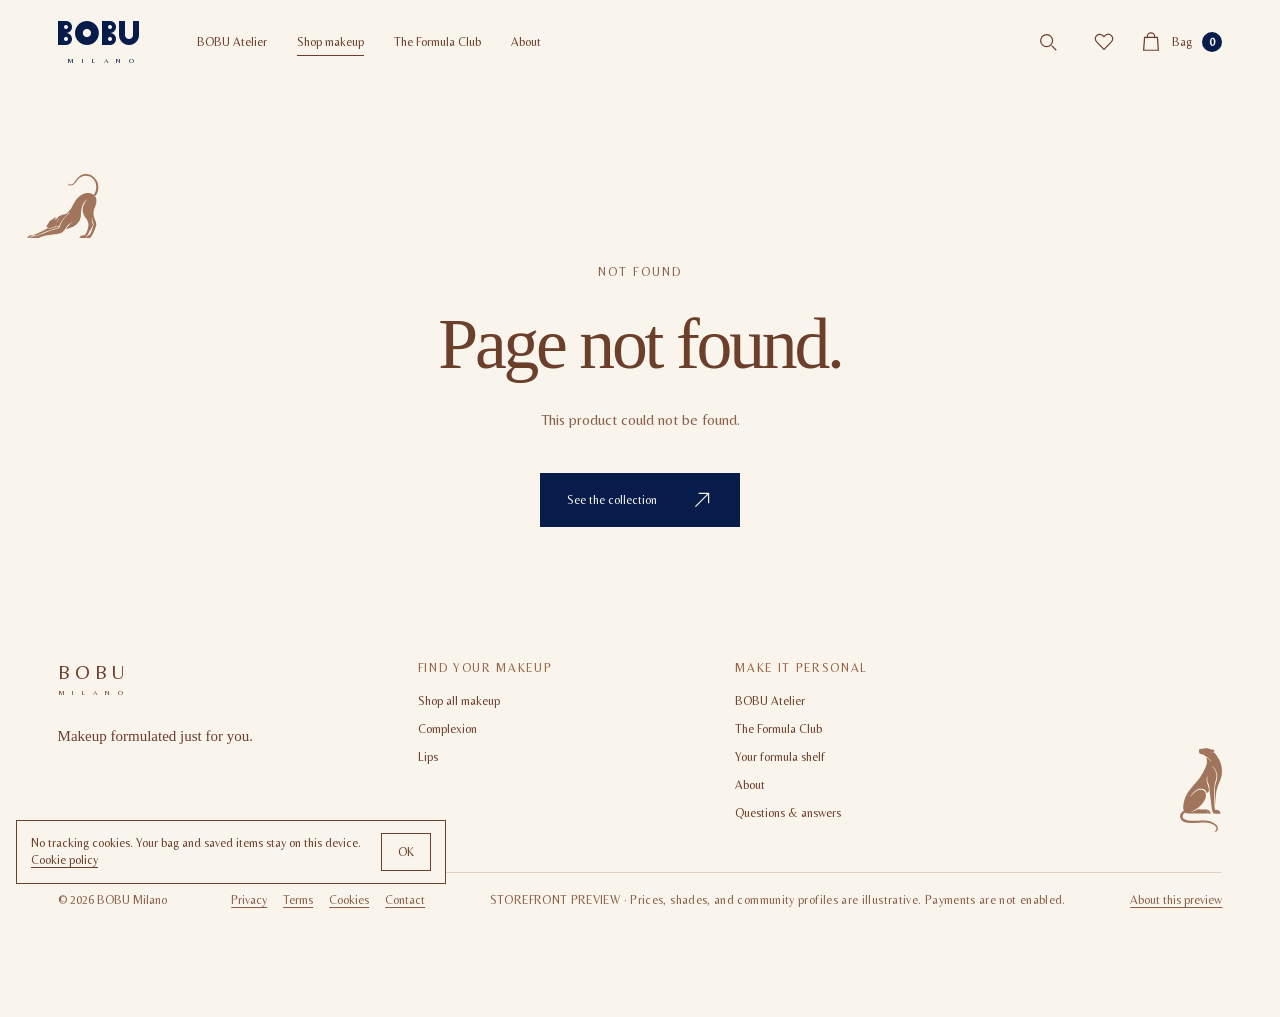
<file: product.html>
<!doctype html>
<html lang="en"><head><meta charset="utf-8"><meta name="viewport" content="width=device-width,initial-scale=1,viewport-fit=cover"><meta name="theme-color" content="#F9F4EC"><title>Product · BOBU Milano</title><meta name="description" content="Shades, finish and how to wear it."><link rel="icon" href="assets/icon.png"><link rel="preload" href="assets/fonts/BOBUSignature-Regular.woff2" as="font" type="font/woff2" crossorigin><link rel="preload" href="assets/fonts/Belleza-Regular.woff2" as="font" type="font/woff2" crossorigin><meta property="og:type" content="website"><meta property="og:title" content="BOBU Milano"><meta property="og:description" content="Makeup formulated just for you. You pick the color, your scan sets the formula."><meta property="og:image" content="https://bobumilano.com/assets/share-2.jpg"><meta property="og:image:width" content="1200"><meta property="og:image:height" content="630"><meta name="twitter:card" content="summary_large_image"><link rel="stylesheet" href="store.css?v=56"></head><body><a class="skip-link" href="#main">Skip to content</a><div id="siteHeader"></div><main id="main" tabindex="-1"><noscript>Please enable JavaScript to explore this storefront.</noscript></main><div id="siteFooter"></div><dialog id="bagDialog" class="bag-dialog" aria-label="Shopping bag"></dialog><dialog id="menuDialog" class="menu-dialog" aria-label="Navigation menu"></dialog><dialog id="searchDialog" class="search-dialog" aria-label="Search makeup and formulas"></dialog><dialog id="detailDialog" class="detail-dialog" aria-label="BOBU information"></dialog><div id="toast" class="toast" role="status" aria-live="polite"></div><script src="store.js?v=56"></script><script src="motion.js?v=56"></script></body></html>
</file>
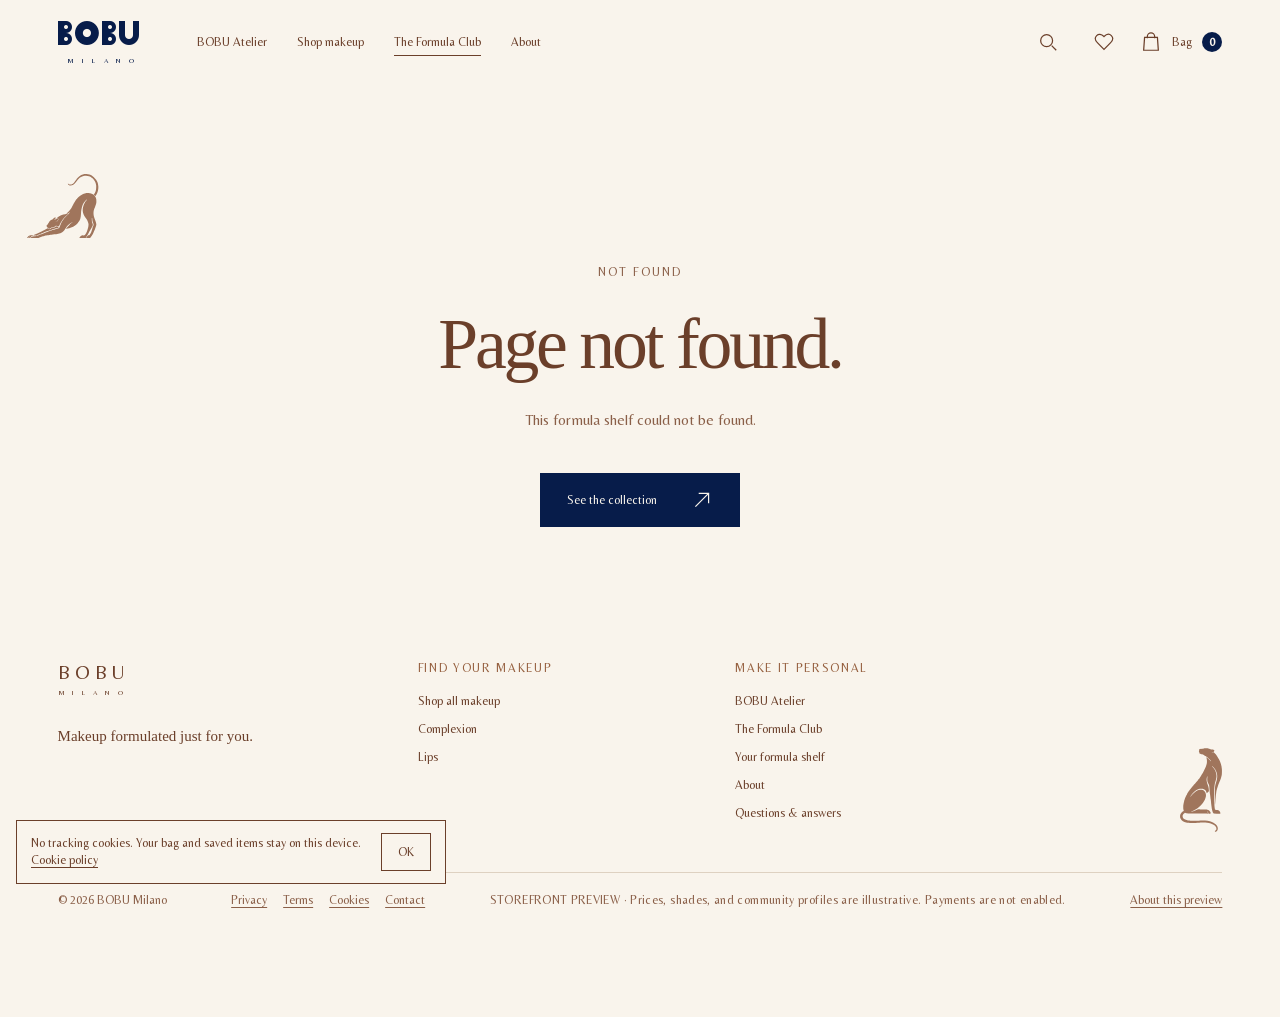
<file: profile.html>
<!doctype html>
<html lang="en"><head><meta charset="utf-8"><meta name="viewport" content="width=device-width,initial-scale=1,viewport-fit=cover"><meta name="theme-color" content="#F9F4EC"><title>Profile · BOBU Milano</title><meta name="description" content="A member's public formulas."><link rel="icon" href="assets/icon.png"><link rel="preload" href="assets/fonts/BOBUSignature-Regular.woff2" as="font" type="font/woff2" crossorigin><link rel="preload" href="assets/fonts/Belleza-Regular.woff2" as="font" type="font/woff2" crossorigin><meta property="og:type" content="website"><meta property="og:title" content="BOBU Milano"><meta property="og:description" content="Makeup formulated just for you. You pick the color, your scan sets the formula."><meta property="og:image" content="https://bobumilano.com/assets/share-2.jpg"><meta property="og:image:width" content="1200"><meta property="og:image:height" content="630"><meta name="twitter:card" content="summary_large_image"><link rel="stylesheet" href="store.css?v=56"></head><body><a class="skip-link" href="#main">Skip to content</a><div id="siteHeader"></div><main id="main" tabindex="-1"><noscript>Please enable JavaScript to explore this storefront.</noscript></main><div id="siteFooter"></div><dialog id="bagDialog" class="bag-dialog" aria-label="Shopping bag"></dialog><dialog id="menuDialog" class="menu-dialog" aria-label="Navigation menu"></dialog><dialog id="searchDialog" class="search-dialog" aria-label="Search makeup and formulas"></dialog><dialog id="detailDialog" class="detail-dialog" aria-label="BOBU information"></dialog><div id="toast" class="toast" role="status" aria-live="polite"></div><script src="store.js?v=56"></script><script src="motion.js?v=56"></script></body></html>
</file>
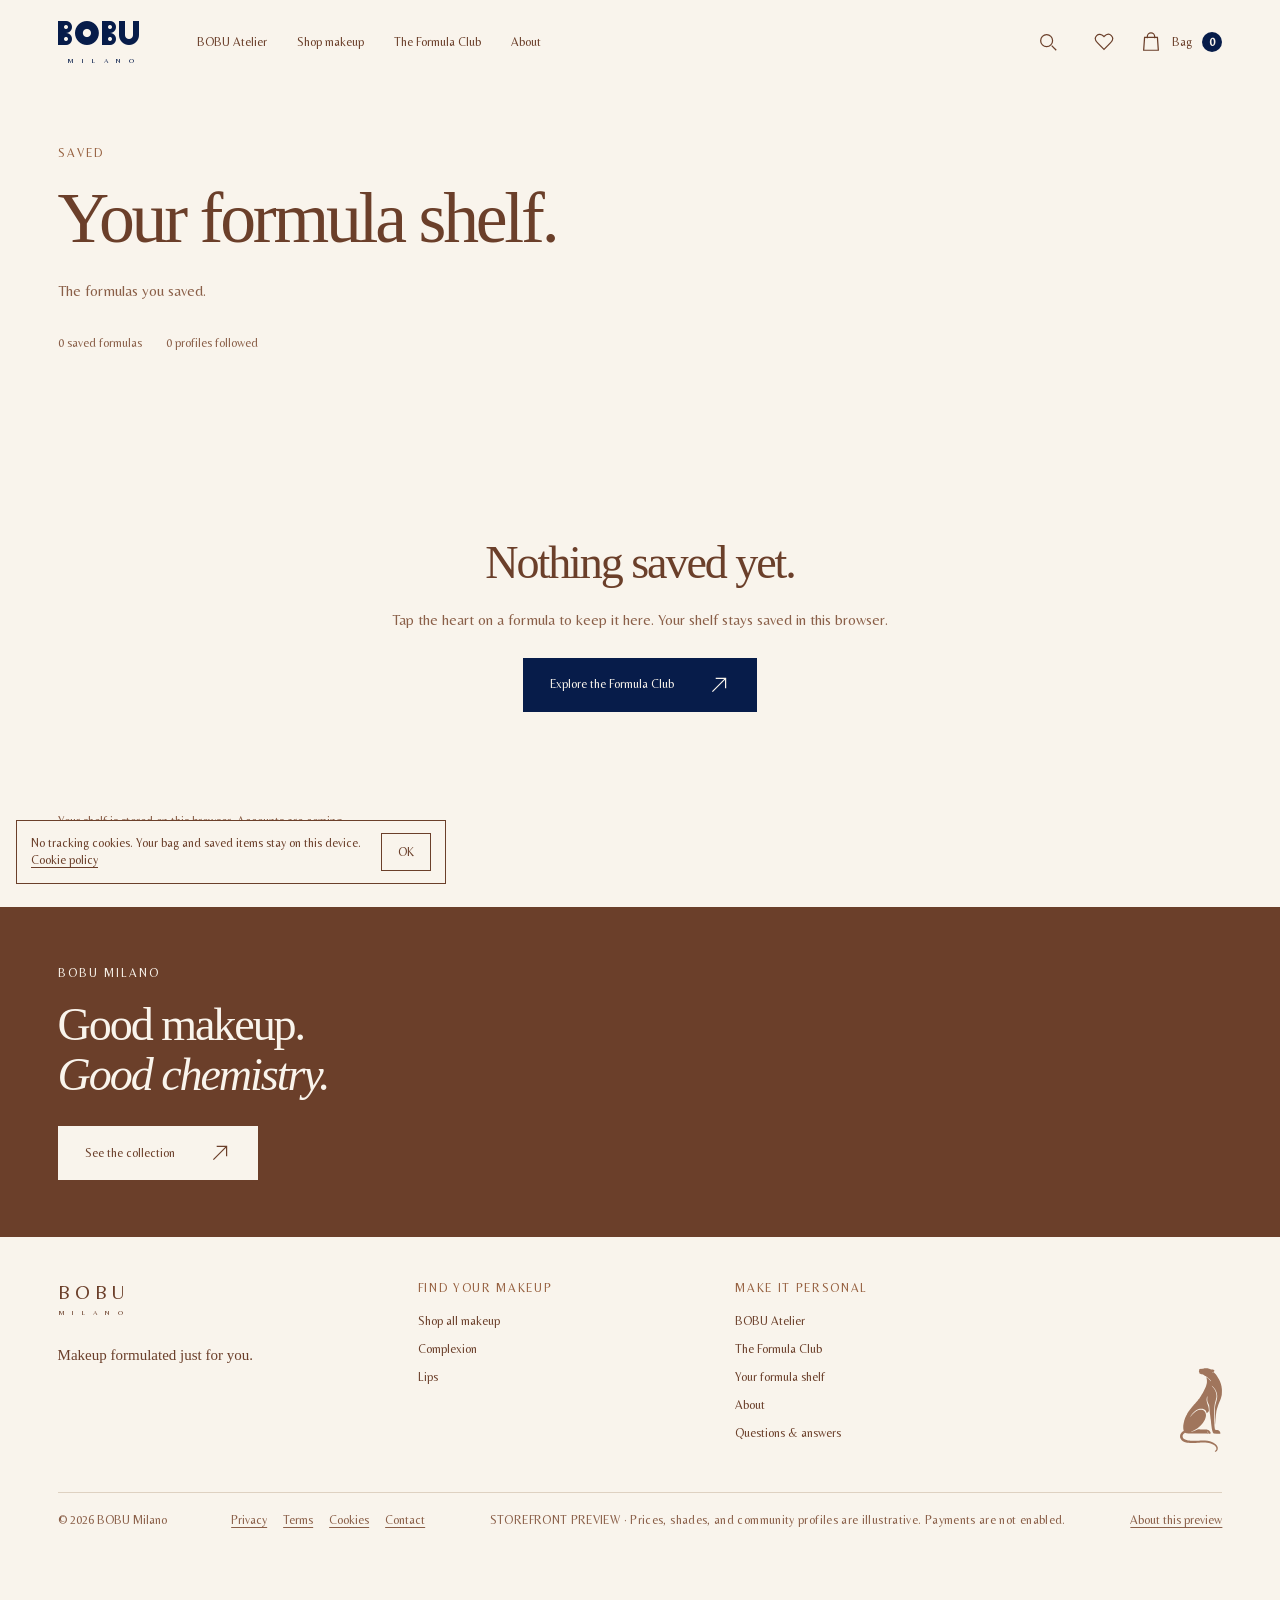
<file: shelf.html>
<!doctype html>
<html lang="en"><head><meta charset="utf-8"><meta name="viewport" content="width=device-width,initial-scale=1,viewport-fit=cover"><meta name="theme-color" content="#F9F4EC"><title>Your formula shelf · BOBU Milano</title><meta name="description" content="The formulas you saved."><link rel="icon" href="assets/icon.png"><link rel="preload" href="assets/fonts/BOBUSignature-Regular.woff2" as="font" type="font/woff2" crossorigin><link rel="preload" href="assets/fonts/Belleza-Regular.woff2" as="font" type="font/woff2" crossorigin><meta property="og:type" content="website"><meta property="og:title" content="BOBU Milano"><meta property="og:description" content="Makeup formulated just for you. You pick the color, your scan sets the formula."><meta property="og:image" content="https://bobumilano.com/assets/share-2.jpg"><meta property="og:image:width" content="1200"><meta property="og:image:height" content="630"><meta name="twitter:card" content="summary_large_image"><link rel="stylesheet" href="store.css?v=56"></head><body><a class="skip-link" href="#main">Skip to content</a><div id="siteHeader"></div><main id="main" tabindex="-1"><noscript>Please enable JavaScript to explore this storefront.</noscript></main><div id="siteFooter"></div><dialog id="bagDialog" class="bag-dialog" aria-label="Shopping bag"></dialog><dialog id="menuDialog" class="menu-dialog" aria-label="Navigation menu"></dialog><dialog id="searchDialog" class="search-dialog" aria-label="Search makeup and formulas"></dialog><dialog id="detailDialog" class="detail-dialog" aria-label="BOBU information"></dialog><div id="toast" class="toast" role="status" aria-live="polite"></div><script src="store.js?v=56"></script><script src="motion.js?v=56"></script></body></html>
</file>
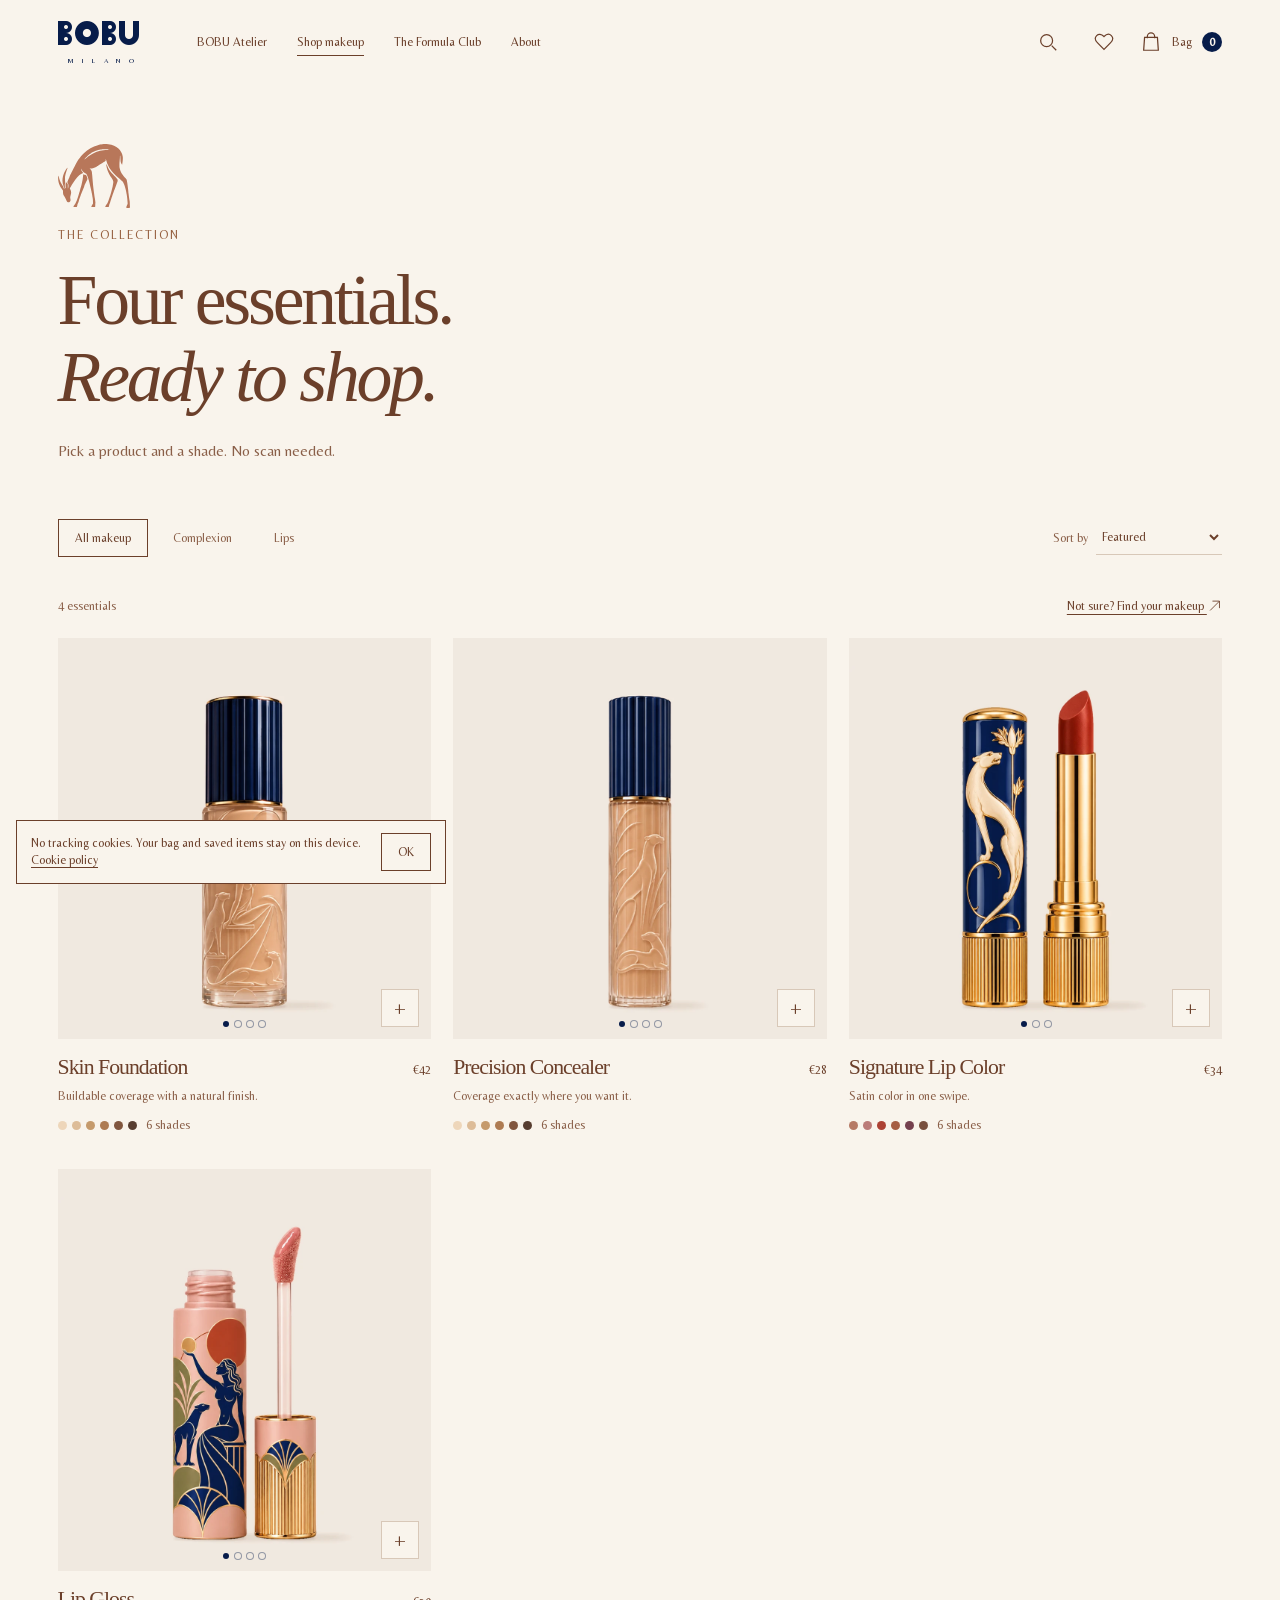
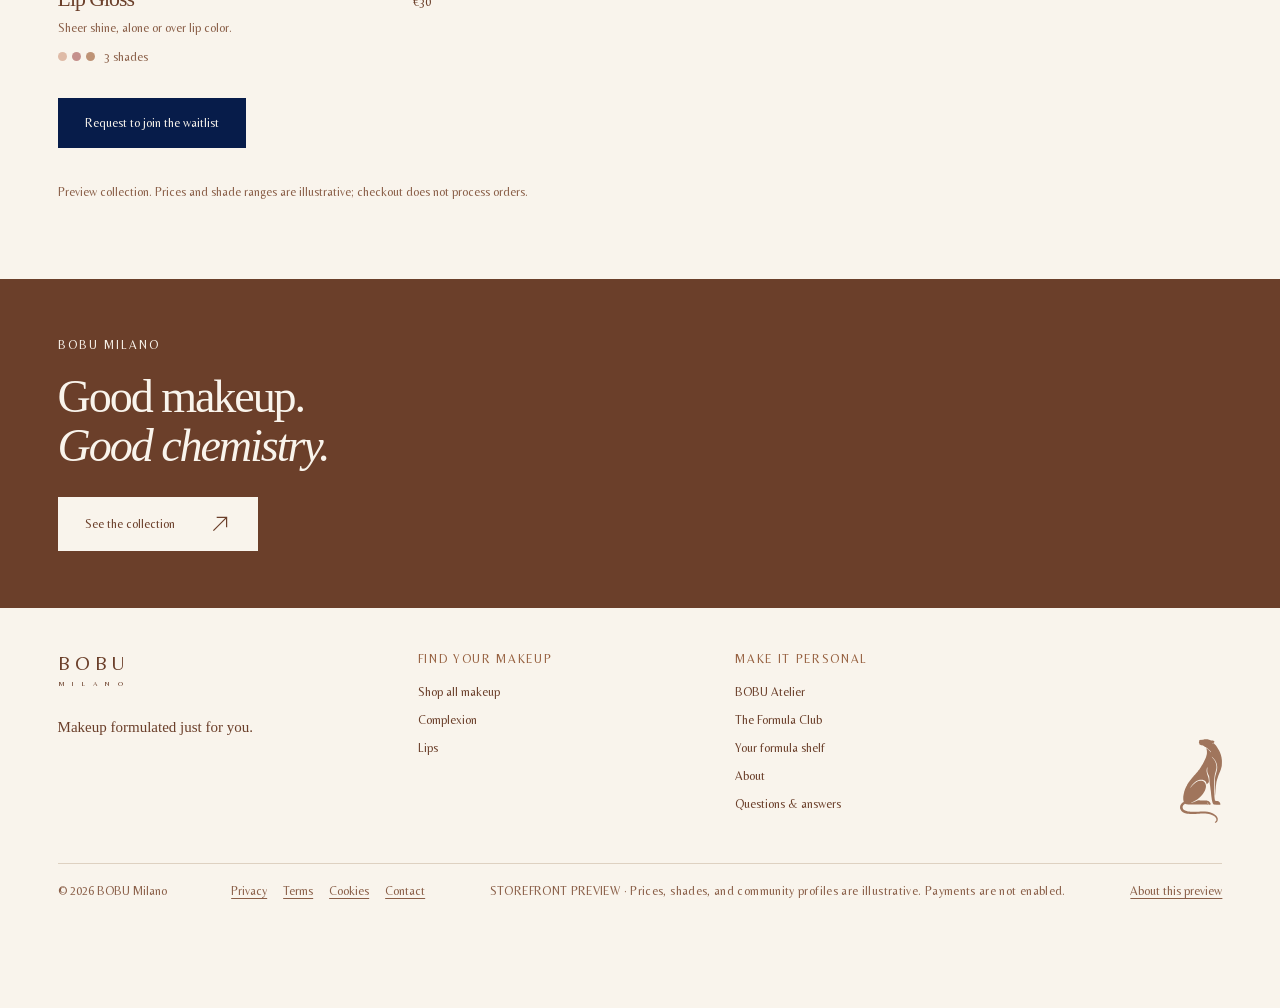
<file: shop.html>
<!doctype html>
<html lang="en"><head><meta charset="utf-8"><meta name="viewport" content="width=device-width,initial-scale=1,viewport-fit=cover"><meta name="theme-color" content="#F9F4EC"><title>Shop makeup · BOBU Milano</title><meta name="description" content="Shop foundation, concealer, lip color and gloss in standard shades."><link rel="icon" href="assets/icon.png"><link rel="preload" href="assets/fonts/BOBUSignature-Regular.woff2" as="font" type="font/woff2" crossorigin><link rel="preload" href="assets/fonts/Belleza-Regular.woff2" as="font" type="font/woff2" crossorigin><meta property="og:type" content="website"><meta property="og:title" content="BOBU Milano"><meta property="og:description" content="Makeup formulated just for you. You pick the color, your scan sets the formula."><meta property="og:image" content="https://bobumilano.com/assets/share-2.jpg"><meta property="og:image:width" content="1200"><meta property="og:image:height" content="630"><meta name="twitter:card" content="summary_large_image"><link rel="stylesheet" href="store.css?v=56"></head><body><a class="skip-link" href="#main">Skip to content</a><div id="siteHeader"></div><main id="main" tabindex="-1"><noscript>Please enable JavaScript to explore this storefront.</noscript></main><div id="siteFooter"></div><dialog id="bagDialog" class="bag-dialog" aria-label="Shopping bag"></dialog><dialog id="menuDialog" class="menu-dialog" aria-label="Navigation menu"></dialog><dialog id="searchDialog" class="search-dialog" aria-label="Search makeup and formulas"></dialog><dialog id="detailDialog" class="detail-dialog" aria-label="BOBU information"></dialog><div id="toast" class="toast" role="status" aria-live="polite"></div><script src="store.js?v=56"></script><script src="motion.js?v=56"></script></body></html>
</file>
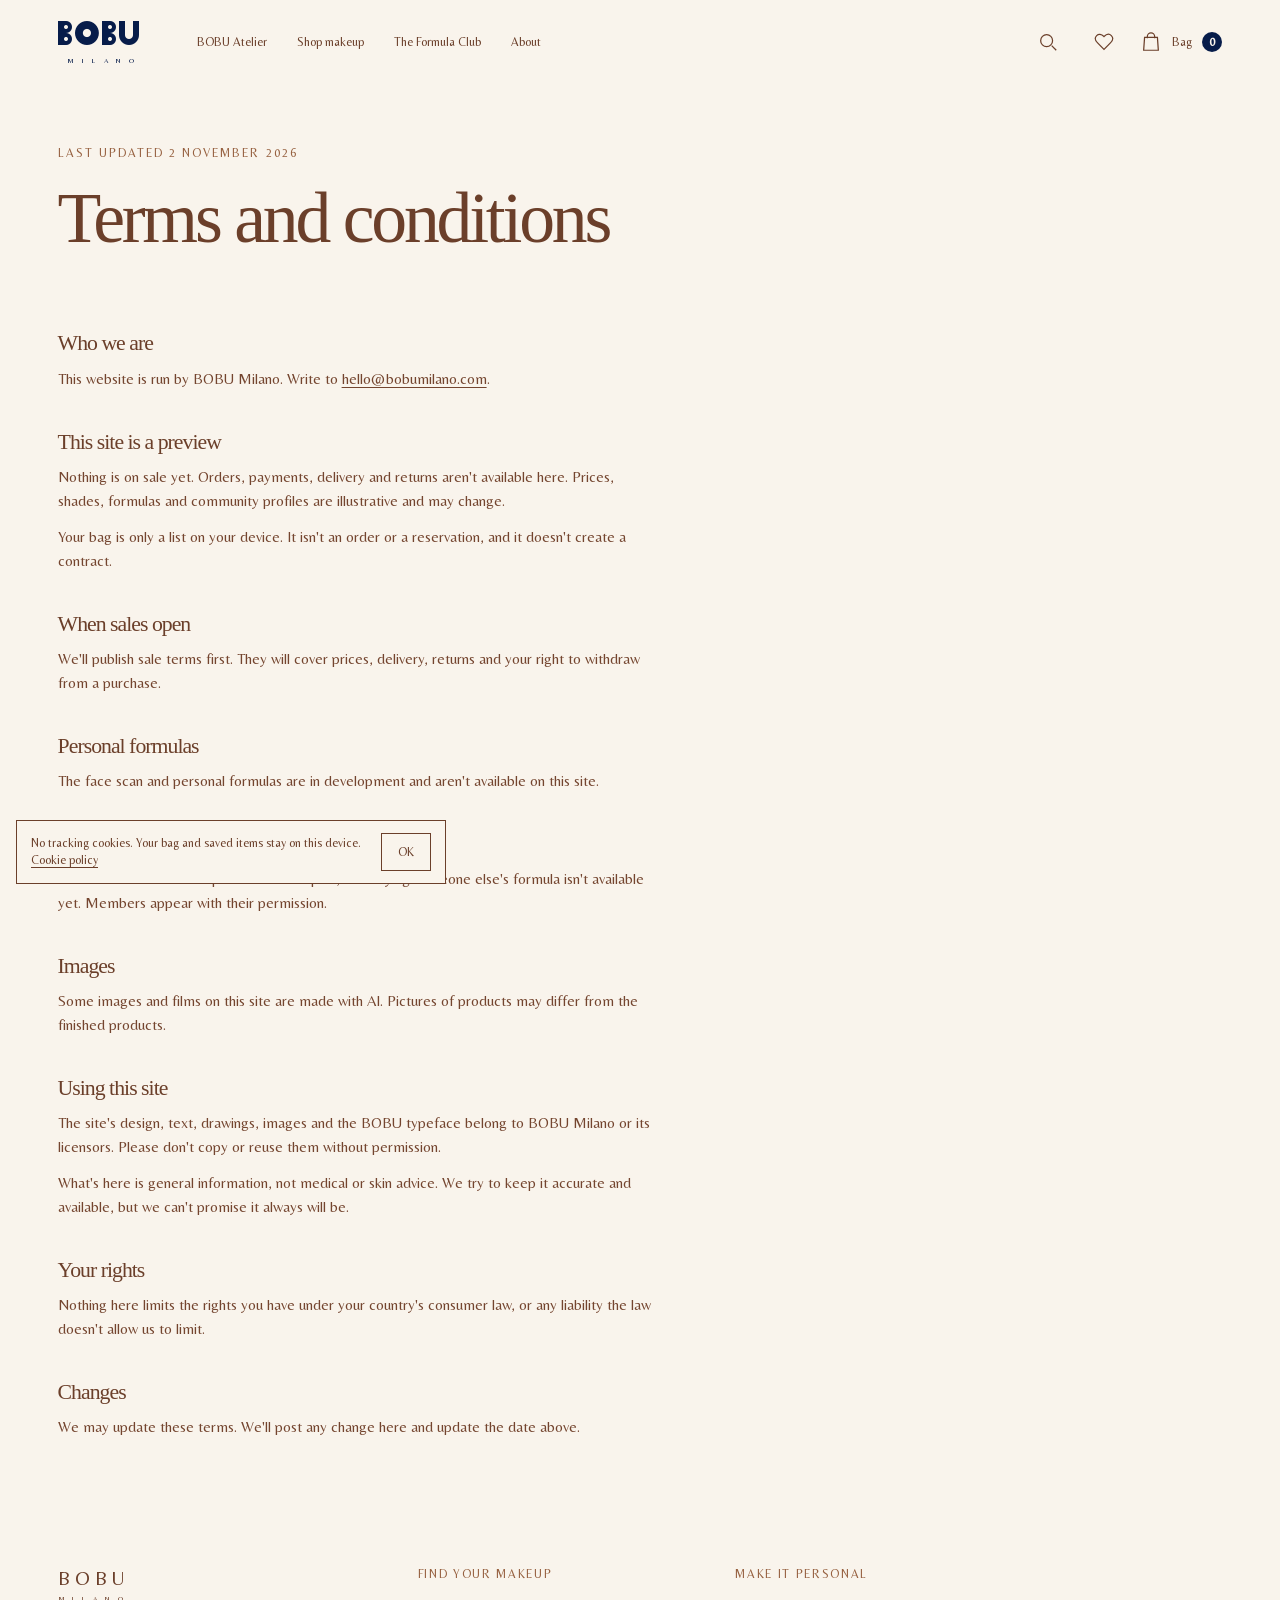
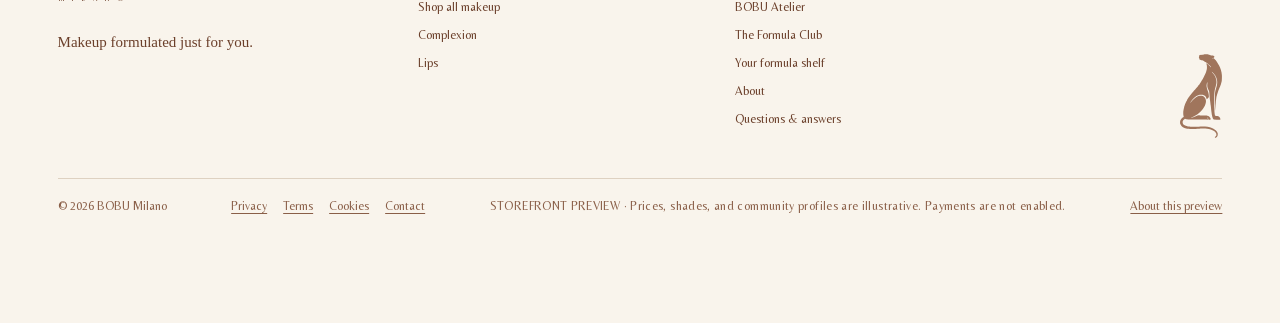
<file: terms.html>
<!doctype html>
<html lang="en"><head><meta charset="utf-8"><meta name="viewport" content="width=device-width,initial-scale=1,viewport-fit=cover"><meta name="theme-color" content="#F9F4EC"><title>Terms and conditions · BOBU Milano</title><meta name="description" content="The terms for using bobumilano.com."><link rel="icon" href="assets/icon.png"><link rel="preload" href="assets/fonts/BOBUSignature-Regular.woff2" as="font" type="font/woff2" crossorigin><link rel="preload" href="assets/fonts/Belleza-Regular.woff2" as="font" type="font/woff2" crossorigin><meta property="og:type" content="website"><meta property="og:title" content="BOBU Milano"><meta property="og:description" content="Makeup formulated just for you. You pick the color, your scan sets the formula."><meta property="og:image" content="https://bobumilano.com/assets/share-2.jpg"><meta property="og:image:width" content="1200"><meta property="og:image:height" content="630"><meta name="twitter:card" content="summary_large_image"><link rel="stylesheet" href="store.css?v=56"></head><body><a class="skip-link" href="#main">Skip to content</a><div id="siteHeader"></div><main id="main" tabindex="-1"><section class="page-intro"><p class="eyebrow">LAST UPDATED 2 NOVEMBER 2026</p><h1>Terms and conditions</h1></section><article class="legal">
<h2>Who we are</h2>
<p>This website is run by BOBU Milano. Write to <a href="mailto:hello@bobumilano.com">hello@bobumilano.com</a>.</p>
<h2>This site is a preview</h2>
<p>Nothing is on sale yet. Orders, payments, delivery and returns aren't available here. Prices, shades, formulas and community profiles are illustrative and may change.</p>
<p>Your bag is only a list on your device. It isn't an order or a reservation, and it doesn't create a contract.</p>
<h2>When sales open</h2>
<p>We'll publish sale terms first. They will cover prices, delivery, returns and your right to withdraw from a purchase.</p>
<h2>Personal formulas</h2>
<p>The face scan and personal formulas are in development and aren't available on this site.</p>
<h2>Profiles and formula IDs</h2>
<p>The formulas and IDs on profiles are samples, and buying someone else's formula isn't available yet. Members appear with their permission.</p>
<h2>Images</h2>
<p>Some images and films on this site are made with AI. Pictures of products may differ from the finished products.</p>
<h2>Using this site</h2>
<p>The site's design, text, drawings, images and the BOBU typeface belong to BOBU Milano or its licensors. Please don't copy or reuse them without permission.</p>
<p>What's here is general information, not medical or skin advice. We try to keep it accurate and available, but we can't promise it always will be.</p>
<h2>Your rights</h2>
<p>Nothing here limits the rights you have under your country's consumer law, or any liability the law doesn't allow us to limit.</p>
<h2>Changes</h2>
<p>We may update these terms. We'll post any change here and update the date above.</p>
</article></main><div id="siteFooter"></div><dialog id="bagDialog" class="bag-dialog" aria-label="Shopping bag"></dialog><dialog id="menuDialog" class="menu-dialog" aria-label="Navigation menu"></dialog><dialog id="searchDialog" class="search-dialog" aria-label="Search makeup and formulas"></dialog><dialog id="detailDialog" class="detail-dialog" aria-label="BOBU information"></dialog><div id="toast" class="toast" role="status" aria-live="polite"></div><script src="store.js?v=56"></script><script src="motion.js?v=56"></script></body></html>
</file>
<file: store.css>
:root{--display:clamp(44px,5.6vw,84px);--heading:clamp(32px,3.6vw,52px);--title:clamp(20px,1.7vw,24px);--body:15px;--small:12px}
@font-face{font-family:BOBU;src:url('assets/fonts/BOBUSignature-Regular.woff2') format('woff2');font-display:swap;font-weight:400}@font-face{font-family:Belleza;src:url('assets/fonts/Belleza-Regular.woff2') format('woff2');font-display:swap;font-weight:400}
:root{--paper:#f9f4ec;--deep-blue:#071c4a;--ink:#6b3f2a;--text:#74452f;--muted:#8a5f48;--blush:#ebd3c3;--sand:#e8dfd0;--oat:#eadcbd;--clay:#96603f;--rule:#d8c8b8;--font:Belleza,Optima,Candara,sans-serif;--serif:Georgia,'Times New Roman',serif;--gutter:4.5%;--header:84px}
*{box-sizing:border-box}html{scroll-behavior:smooth;scroll-padding-top:105px;background:var(--paper)}body{margin:0;background:var(--paper);color:var(--text);font-family:var(--font);font-size:var(--body);line-height:1.5;-webkit-font-smoothing:antialiased}button,input,select,textarea{font:inherit}a{color:inherit;text-decoration:none}button{cursor:pointer;border:0;background:none;color:inherit;padding:0}button,a{touch-action:manipulation;-webkit-tap-highlight-color:transparent}button:focus-visible,a:focus-visible,input:focus-visible,select:focus-visible,summary:focus-visible{outline:2px solid var(--ink);outline-offset:5px}button:disabled{opacity:.55;cursor:default}img,video{display:block;max-width:100%}svg{display:block}svg.ico{width:22px;height:22px;fill:none;stroke:currentColor;stroke-width:1.35}h1,h2,h3,p{margin:0;font-weight:400}h1,h2,h3{font-family:var(--serif);color:var(--ink);letter-spacing:-.045em;line-height:1.08}h1{font-size:var(--display)}h2{font-size:var(--heading)}h3{font-size:var(--title)}em{font-style:italic}p{line-height:1.65}.signature{font-family:BOBU,var(--font);font-style:normal;letter-spacing:0;line-height:1.15}.eyebrow{font-family:var(--font);font-size:var(--small);letter-spacing:.17em;text-transform:uppercase;color:var(--clay);line-height:1.5;margin-bottom:18px}.small{font-size:var(--small);color:var(--muted)}.sr-only{position:absolute;width:1px;height:1px;overflow:hidden;clip:rect(0,0,0,0);white-space:nowrap}.skip-link{position:fixed;top:10px;left:10px;background:var(--paper);padding:12px;z-index:100;transform:translateY(-150%)}.skip-link:focus{transform:none}.topline{background:var(--ink);color:var(--paper);font-size:var(--small);letter-spacing:.08em;min-height:29px;text-align:center;display:grid;place-items:center;padding:5px 20px}.site-header{height:var(--header);display:flex;align-items:center;gap:55px;padding:0 var(--gutter);background:var(--paper);position:sticky;top:0;z-index:35;transition:box-shadow .2s}#siteHeader{display:contents}.site-header.scrolled{box-shadow:0 1px 0 #d8c8b87a}.wordmark{color:var(--ink);font-family:BOBU,sans-serif;font-size:43px;line-height:.8;flex-shrink:0;display:inline-block}.wordmark small{display:block;font-family:var(--font);letter-spacing:.45em;font-size:10px;text-align:center;margin-top:12px;padding-left:5px}.header-links{display:flex;gap:30px;align-items:center;font-size:var(--small);color:var(--ink)}.header-links a{position:relative;padding:10px 0}.header-links a:after{content:'';position:absolute;bottom:5px;left:0;height:1px;width:0;background:var(--ink);transition:width .2s}.header-links a:hover:after,.header-links a[aria-current=page]:after{width:100%}.header-actions{display:flex;align-items:center;gap:16px;margin-left:auto;color:var(--ink)}.icon-button{width:40px;height:44px;display:grid;place-items:center;position:relative}.bag-trigger{display:flex;align-items:center;gap:10px;font-size:var(--small);min-height:44px}.bag-count{background:var(--ink);color:var(--paper);min-width:20px;height:20px;border-radius:50%;display:inline-grid;place-items:center;font-size:var(--small)}.menu-trigger{display:none}.button{display:inline-flex;align-items:center;justify-content:space-between;gap:34px;min-height:50px;background:var(--ink);color:var(--paper);padding:15px 22px;font-size:var(--small);line-height:1.2;border:1px solid var(--ink);transition:background .2s,transform .2s}.button:active{transform:translateY(1px)}.button .arrow{font-size:var(--title);line-height:1}.button.secondary{background:transparent;color:var(--ink)}.button.secondary:hover{background:#74452f0a}.button.light{background:var(--paper);color:var(--ink);border-color:var(--paper)}.text-link{display:inline-flex;justify-content:space-between;align-items:center;gap:28px;padding:7px 0;border-bottom:1px solid currentColor;font-size:var(--small);line-height:1.4;color:var(--ink)}.text-link .arrow{font-size:var(--body)}.section{padding:76px var(--gutter)}.section-head{display:flex;justify-content:space-between;align-items:flex-end;gap:35px;margin-bottom:32px}.section-head p:not(.eyebrow){max-width:285px;font-size:var(--body);color:var(--muted)}.section-head>.text-link{flex-shrink:0;margin-bottom:4px}.hero{position:relative;isolation:isolate;min-height:690px;display:flex;align-items:center;background:#d7a783;overflow:hidden}.hero-photo{position:absolute;inset:0;z-index:-2;width:100%;height:100%;object-fit:cover;object-position:center 58%}.hero:after{content:'';position:absolute;inset:0;background:linear-gradient(90deg,#f3d9b825,transparent 70%);z-index:-1;pointer-events:none}.hero-copy{padding:65px var(--gutter);width:58%;max-width:825px}.hero .eyebrow{color:var(--ink);font-size:var(--small);margin-bottom:25px}.hero h1{font-size:var(--display);line-height:.99;letter-spacing:-.05em}.hero h1 .signature{display:inline-block;font-size:1em;margin-top:24px;letter-spacing:0}.hero-description{font-size:var(--body);color:var(--ink);max-width:330px;margin:28px 0 25px}.hero-actions{display:flex;align-items:center;gap:25px;flex-wrap:wrap}.hero .button{min-width:193px}.hero .text-link{color:var(--ink)}.hero-product{position:absolute;right:var(--gutter);bottom:30px;background:#f9f4ece8;backdrop-filter:blur(8px);padding:15px 18px;display:flex;align-items:center;gap:18px;font-size:var(--small);color:var(--ink);max-width:325px}.hero-product>span{font-size:var(--title)}.hero-product small{display:block;color:var(--muted);font-size:var(--small);margin-top:4px}.entry-paths{display:grid;grid-template-columns:1fr 1fr;padding:25px var(--gutter);gap:50px;background:var(--paper)}.entry-path{display:flex;align-items:center;gap:20px;padding:12px 0}.entry-path .number{font-size:var(--small);color:var(--clay)}.entry-path h3{font-size:var(--title)}.entry-path p{font-size:var(--small);color:var(--muted);margin-top:4px}.entry-path>.arrow{margin-left:auto;color:var(--ink);font-size:var(--title)}.entry-path+.entry-path{border-left:1px solid var(--rule);padding-left:50px}.product-grid{display:grid;grid-template-columns:repeat(3,minmax(0,1fr));gap:35px 22px}.product-grid.featured{grid-template-columns:repeat(5,minmax(0,1fr));gap:18px}.product-card{min-width:0}.product-stage{position:relative;isolation:isolate;overflow:hidden;background:var(--ground,var(--sand));aspect-ratio:4/4.7;display:flex;align-items:center;justify-content:center}.product-stage:before{content:'';position:absolute;z-index:-1;width:70%;height:85%;border-radius:200px 200px 0 0;bottom:0;left:15%;background:#f9f4ec56}.product-stage .product-cutout{height:76%;width:65%;object-fit:contain;position:relative;z-index:1;transition:transform .5s}.product-stage[data-type=blush] .product-cutout{width:85%;height:65%}.product-stage[data-type=concealer] .product-cutout,.product-stage[data-type=gloss] .product-cutout{height:77%;width:55%}.product-stage:hover .product-cutout{transform:translateY(-5px) rotate(-2deg)}.product-stage .stage-art{position:absolute;width:20%;height:31%;left:6%;bottom:7%;object-fit:contain;opacity:.22;z-index:0}.stage-badge{position:absolute;left:15px;top:14px;z-index:2;font-size:var(--small);letter-spacing:.12em;color:var(--muted)}.quick-add{position:absolute;z-index:3;right:12px;bottom:12px;display:grid;place-items:center;width:38px;height:38px;background:var(--paper);color:var(--ink);font-size:var(--title)}.quick-add:hover{background:var(--ink);color:var(--paper)}.product-stage-link{display:block}.product-stage-link .product-stage{width:100%}.product-caption{padding-top:16px}.product-name-line{display:flex;align-items:baseline;justify-content:space-between;gap:10px}.product-name-line h3{font-size:var(--title);line-height:1.15}.product-name-line .price{font-size:var(--small);white-space:nowrap;color:var(--ink)}.product-caption p{font-size:var(--small);color:var(--muted);margin:7px 0 11px;line-height:1.5}.shade-preview{display:flex;gap:5px;align-items:center;color:var(--muted);font-size:var(--small)}.shade-preview span{width:9px;height:9px;background:var(--color);border-radius:50%}.shade-preview small{margin-left:4px;font-size:var(--small)}.featured .product-name-line{display:block}.featured .product-name-line .price{font-size:var(--small);display:block;margin-top:8px}.featured .product-name-line h3{font-size:var(--title)}.featured .product-caption p{font-size:var(--small);min-height:34px}.shop-all-link{text-align:center;margin-top:35px}.personal-section{display:grid;grid-template-columns:1fr 1fr;gap:8%;align-items:center;background:var(--sand)}.personal-visual{position:relative;background:var(--oat);min-height:560px;display:flex;align-items:center;justify-content:center;overflow:hidden}.personal-visual .figure-art{width:88%;height:430px;object-fit:contain;mix-blend-mode:multiply;opacity:.85;position:relative}.visual-tag{position:absolute;top:23px;left:23px;right:23px;display:flex;justify-content:space-between;color:var(--clay);font-size:var(--small);letter-spacing:.12em}.visual-caption{position:absolute;bottom:24px;left:24px;right:24px;text-align:center;color:var(--ink);font-size:var(--title);font-family:var(--serif);font-style:italic}.personal-copy .body-copy{max-width:370px;font-size:var(--body);color:var(--muted);margin:24px 0}.simple-steps{display:grid;gap:18px;margin:28px 0}.simple-step{display:flex;gap:17px;align-items:flex-start}.simple-step>span{color:var(--ink);font-size:var(--small);padding-top:4px}.simple-step h3{font-family:var(--font);font-size:var(--body);letter-spacing:0;color:var(--text)}.simple-step p{font-size:var(--small);color:var(--muted);margin-top:4px}.coming-soon{font-size:var(--small);letter-spacing:.09em;color:var(--clay);text-transform:uppercase;display:block;margin-top:13px}.formula-grid{display:grid;grid-template-columns:repeat(3,minmax(0,1fr));gap:22px}.formula-card{background:var(--sand);position:relative}.formula-art{height:195px;position:relative;display:flex;align-items:center;justify-content:center;overflow:hidden;background:var(--ground,var(--sand))}.formula-art:before{content:'';position:absolute;bottom:0;top:17px;width:62%;background:#f9f4ec45;border-radius:150px 150px 0 0}.formula-pigment{position:relative;z-index:1;width:142px;height:112px;border-radius:45% 55% 48% 52% / 47% 54% 46% 53%;background:var(--tone);transform:rotate(-15deg);box-shadow:inset 8px 10px 15px #fff2,inset -6px -7px 15px #33120f18,7px 12px 20px #74513615}.formula-pigment:before{content:'';position:absolute;inset:13px 8px;border-top:1px solid #fff3;border-bottom:1px solid #56281812;border-radius:50%;transform:rotate(8deg)}.formula-pigment:after{content:'';position:absolute;inset:30px 10px;border-top:1px solid #fff3;border-bottom:1px solid #56281812;border-radius:50%;transform:rotate(8deg)}.formula-id{position:absolute;left:16px;top:14px;font-size:var(--small);letter-spacing:.09em;color:var(--muted);z-index:2}.save-formula{position:absolute;right:9px;top:6px;width:40px;height:40px;color:var(--ink);z-index:3;font-size:var(--title)}.save-formula[aria-pressed=true]{color:var(--ink)}.formula-info{padding:22px;background:#f1e7d8}.formula-info h3{font-size:var(--title)}.formula-info>p{font-size:var(--small);color:var(--muted);margin:7px 0 18px}.creator-link{display:flex;align-items:center;gap:10px;font-size:var(--small)}.avatar{width:32px;height:32px;border-radius:50%;display:grid;place-items:center;background:var(--avatar,#e6cdb5);color:var(--ink);font-family:var(--serif);font-size:var(--small);flex-shrink:0}.creator-link small{font-size:var(--small);color:var(--muted);display:block;margin-top:3px}.creator-link>.arrow{margin-left:auto;font-size:var(--title);color:var(--ink)}.formula-buy{display:flex;justify-content:space-between;align-items:center;min-height:42px;border:1px solid #cbb99f;padding:11px 12px;margin-top:17px;color:var(--ink);font-size:var(--small)}.formula-buy:hover{background:var(--ink);border-color:var(--ink);color:var(--paper)}.sample-label{display:inline-block;font-size:var(--small);letter-spacing:.12em;color:var(--muted);text-transform:uppercase}.community-note{display:flex;justify-content:space-between;align-items:center;margin-top:24px;gap:20px}.community-note p{font-size:var(--small);color:var(--muted)}.brand-banner{background:var(--ink);color:var(--paper);padding:57px var(--gutter);position:relative;display:flex;align-items:center;justify-content:space-between;gap:30px;overflow:hidden}.brand-banner h2{color:var(--paper);font-size:var(--heading)}.brand-banner .eyebrow{color:var(--paper);font-size:var(--small)}.brand-banner .signature{font-size:1em;display:block;margin-top:15px}.brand-banner .banner-art{width:180px;height:175px;filter:brightness(0) invert(92%) sepia(16%) saturate(374%) hue-rotate(344deg);opacity:.45;object-fit:contain;margin-right:6%}.brand-banner .button{margin-top:26px}.site-footer{padding:45px var(--gutter) 24px;background:var(--paper)}.footer-main{display:grid;grid-template-columns:1.15fr 1fr .8fr .8fr;gap:35px;padding-bottom:40px}.footer-brand .wordmark{font-size:50px}.footer-brand p{font-family:var(--serif);font-size:var(--body);line-height:1.4;margin-top:24px;color:var(--ink)}.footer-links h3{font-family:var(--font);font-size:var(--small);letter-spacing:.14em;color:var(--clay);text-transform:uppercase;margin:0 0 17px}.footer-links a,.footer-links button{display:block;font-size:var(--small);margin:10px 0;color:var(--ink);text-align:left}.footer-main .footer-art{width:90px;height:135px;object-fit:contain;opacity:.65;justify-self:end}.footer-bottom{display:flex;justify-content:space-between;gap:20px;border-top:1px solid #ded1c1;padding-top:18px;font-size:var(--small);color:var(--muted)}.footer-bottom button{font-size:var(--small);text-decoration:underline;text-underline-offset:3px}.footer-bottom .preview-disclosure{font-size:var(--small);letter-spacing:.03em}.mobile-dock{display:none}.page-intro{padding:60px var(--gutter) 35px;position:relative}.page-intro h1{max-width:850px}.page-intro>p:not(.eyebrow){max-width:490px;color:var(--muted);font-size:var(--body);margin:22px 0 0}.page-intro .intro-art{position:absolute;right:8%;bottom:25px;width:100px;height:150px;object-fit:contain;opacity:.7}.breadcrumb{font-size:var(--small);color:var(--muted);display:flex;gap:10px;margin-bottom:30px;flex-wrap:wrap}.breadcrumb a:hover{color:var(--ink)}.shop-section{padding-top:0}.shop-controls{display:flex;align-items:center;justify-content:space-between;gap:25px;padding:20px 0;border-top:1px solid var(--rule);margin-bottom:20px}.filter-tabs{display:flex;gap:8px;flex-wrap:wrap}.filter-tabs button{font-size:var(--small);padding:9px 16px;border:1px solid transparent;color:var(--muted);min-height:38px}.filter-tabs button.active{border-color:var(--ink);color:var(--ink)}.sort-label{display:flex;align-items:center;gap:8px;font-size:var(--small);color:var(--muted)}select{border:0;border-bottom:1px solid var(--rule);background:transparent;color:var(--ink);border-radius:0;font-size:var(--small);max-width:170px;padding:9px 18px 9px 2px}.catalog-meta{display:flex;justify-content:space-between;align-items:center;gap:20px;font-size:var(--small);color:var(--muted);margin-bottom:23px}.catalog-meta button{color:var(--ink);text-decoration:underline;text-underline-offset:4px;font-size:var(--small)}.store-note{margin-top:35px;font-size:var(--small);color:var(--muted)}.empty-state{padding:65px 20px;text-align:center;max-width:600px;margin:0 auto}.empty-state h2{font-size:var(--heading)}.empty-state p{font-size:var(--body);color:var(--muted);margin:20px 0}.empty-state .button{margin-top:5px}.product-page{padding:32px var(--gutter) 70px}.product-layout{display:grid;grid-template-columns:1.1fr 1fr;gap:8%;align-items:start}.product-gallery{position:sticky;top:calc(var(--header) + 20px)}.product-gallery .product-stage{aspect-ratio:1/1.09;min-height:480px}.product-gallery .product-stage .product-cutout{height:78%;width:65%}.product-gallery .product-stage[data-type=blush] .product-cutout{width:85%;height:65%}.gallery-caption{display:flex;justify-content:space-between;font-size:var(--small);color:var(--muted);margin-top:13px;gap:10px}.product-detail{padding-top:12px}.product-detail .eyebrow{margin-bottom:16px;font-size:var(--small)}.product-detail h1{font-size:var(--heading)}.product-intro{font-size:var(--body);color:var(--muted);max-width:380px;margin:18px 0}.product-price{font-size:var(--title);color:var(--ink);margin:20px 0 4px}.price-note{font-size:var(--small);color:var(--muted)}.product-specs{display:flex;gap:17px;flex-wrap:wrap;font-size:var(--small);color:var(--muted);margin:20px 0 25px}.product-specs span+span:before{content:'·';margin-right:17px}.shade-label{display:flex;justify-content:space-between;align-items:center;font-size:var(--small);margin:25px 0 12px;color:var(--ink);gap:10px}.shade-label button{font-size:var(--small);color:var(--ink);text-decoration:underline;text-underline-offset:4px}.shade-options{display:flex;gap:4px;flex-wrap:wrap;margin-bottom:13px}.shade-button{width:42px;height:42px;border:1px solid transparent;display:grid;place-items:center;position:relative;border-radius:50%}.shade-button:before{content:'';position:absolute;inset:7px;border-radius:50%;background:var(--shade)}.shade-button[aria-pressed=true]{border-color:var(--ink)}.shade-button:after{content:'';position:absolute;inset:14px;border-radius:50%;border:1px solid #fff8;opacity:0}.shade-button[aria-pressed=true]:after{opacity:1}.shade-description{font-size:var(--small);color:var(--muted);min-height:18px}.buy-row{display:flex;gap:12px;align-items:center;margin:26px 0 12px}.quantity-input{border:1px solid var(--rule);display:flex;align-items:center;min-height:52px;flex-shrink:0}.quantity-input button{width:34px;height:48px;color:var(--ink);font-size:var(--title)}.quantity-input span{min-width:20px;text-align:center;font-size:var(--small)}.buy-row .button{flex:1;min-height:52px;justify-content:center;gap:12px}.product-footnote{font-size:var(--small);color:var(--muted);margin-bottom:25px}.custom-link{background:#eee2ce;display:flex;align-items:center;justify-content:space-between;gap:15px;padding:18px 20px;margin:25px 0;color:var(--ink);font-size:var(--small)}.custom-link small{font-size:var(--small);color:var(--muted);display:block;margin-top:4px}.custom-link .arrow{font-size:var(--title)}.accordions{margin-top:25px}details{border-bottom:1px solid var(--rule)}summary{list-style:none;display:flex;align-items:center;justify-content:space-between;min-height:53px;font-size:var(--small);color:var(--ink);cursor:pointer}summary::-webkit-details-marker{display:none}summary:after{content:'+';font-size:var(--title);font-family:var(--font)}details[open] summary:after{content:'−'}details>div,details>p{font-size:var(--small);line-height:1.7;color:var(--muted);padding:0 20px 20px 0}.formula-context{padding:15px 18px;background:#eee2d4;font-size:var(--small);margin-bottom:22px;color:var(--muted)}.formula-context a{color:var(--ink);text-decoration:underline;text-underline-offset:3px}.formula-context .avatar{display:inline-grid;vertical-align:middle;margin-right:8px}.formula-product-id{display:inline-block;background:#e8dfcf;color:var(--ink);padding:7px 10px;font-size:var(--small);margin-top:17px}.formula-product-save{margin-top:12px;font-size:var(--small);color:var(--ink);display:block;text-decoration:underline;text-underline-offset:5px}.related-section{padding-top:15px}.related-section h2{font-size:var(--heading)}.formula-searchbar{display:flex;align-items:center;border-bottom:1px solid var(--ink);max-width:470px;min-height:48px;gap:15px}.formula-searchbar input{width:100%;background:none;border:0;outline-offset:0;color:var(--ink);font-size:var(--body);padding:12px 0;min-width:0}.formula-searchbar svg{flex-shrink:0}.club-controls{display:flex;align-items:center;justify-content:space-between;gap:30px;margin:0 0 30px}.club-controls .filter-tabs{gap:3px}.club-controls .filter-tabs button{font-size:var(--small);padding:8px 12px}.id-explainer{background:var(--sand);padding:45px;display:grid;grid-template-columns:1fr 1fr;gap:9%;align-items:center}.id-ticket{background:var(--paper);padding:30px;max-width:390px;box-shadow:10px 12px 0 #cbb39425}.id-ticket .ticket-brand{font-family:BOBU;font-size:27px;color:var(--ink);line-height:1}.id-ticket>span{font-size:var(--small);color:var(--muted);display:block;margin:28px 0 8px;letter-spacing:.12em}.id-ticket strong{display:block;color:var(--ink);font-size:var(--title);letter-spacing:.04em;font-family:var(--font);font-weight:400}.ticket-rows{display:grid;grid-template-columns:1fr 1fr;gap:20px;border-top:1px solid var(--rule);margin-top:24px;padding-top:18px;font-size:var(--small);color:var(--muted)}.ticket-rows b{display:block;font-size:var(--small);font-weight:400;color:var(--text);margin-top:6px}.id-explainer h2{font-size:var(--heading)}.id-explainer p{font-size:var(--small);color:var(--muted);margin-top:20px;max-width:350px}.id-explainer .text-link{margin-top:15px}.profile-hero{padding:55px var(--gutter) 45px;background:var(--ground,var(--sand));display:grid;grid-template-columns:1fr 200px;align-items:center;gap:40px}.profile-title{display:flex;align-items:center;gap:24px;margin:22px 0}.profile-title .avatar{width:90px;height:90px;font-size:var(--title);background:#f9f4ec88}.profile-title h1{font-size:var(--display)}.profile-title p{font-size:var(--small);color:var(--muted);margin-top:10px}.profile-hero .profile-bio{max-width:460px;font-size:var(--body);color:var(--muted);margin-bottom:20px}.profile-buttons{display:flex;gap:17px;align-items:center}.profile-buttons .button{min-height:43px;font-size:var(--small);padding:12px 19px}.profile-hero>img{width:145px;height:220px;object-fit:contain;justify-self:center;opacity:.6}.profile-formula-heading{display:flex;align-items:center;justify-content:space-between;margin-bottom:30px}.profile-formula-heading span{font-size:var(--small);color:var(--muted)}.profile-formula-heading h2{font-size:var(--heading)}.shelf-meta{display:flex;gap:24px;margin:30px 0;color:var(--muted);font-size:var(--small)}.shelf-intro{padding-bottom:15px}.followed-row{display:flex;gap:15px;flex-wrap:wrap;margin-top:20px}.followed-card{display:flex;gap:10px;align-items:center;background:var(--sand);padding:13px 17px;font-size:var(--small);color:var(--ink)}.personal-hero{display:grid;grid-template-columns:1fr 1fr;gap:7%;padding:60px var(--gutter);background:var(--sand);align-items:center}.personal-hero h1{font-size:var(--display)}.personal-hero .intro-copy{font-size:var(--body);color:var(--muted);max-width:380px;margin:25px 0}.personal-hero .personal-visual{min-height:540px}.personal-hero .eyebrow{font-size:var(--small)}.personal-hero .button{margin-top:5px}.how-grid{display:grid;grid-template-columns:repeat(3,minmax(0,1fr));gap:45px}.how-card .how-number{font-size:var(--small);color:var(--clay);margin-bottom:15px}.how-card h3{font-size:var(--title);margin-bottom:16px}.how-card p{font-size:var(--small);color:var(--muted);max-width:280px}.how-card>img{height:95px;width:100px;object-fit:contain;object-position:left center;opacity:.7;margin-bottom:25px}.compare-paths{display:grid;grid-template-columns:1fr 1fr;gap:22px}.compare-card{padding:35px;background:var(--sand)}.compare-card:nth-child(2){background:var(--blush)}.compare-card h3{font-size:var(--heading)}.compare-card p{color:var(--muted);font-size:var(--small);margin:20px 0;max-width:370px}.compare-card ul{padding-left:16px;font-size:var(--small);color:var(--muted);line-height:2.3;margin-bottom:25px}.faq{max-width:770px;margin:0 auto}.faq .eyebrow{text-align:center}.faq h2{text-align:center;margin-bottom:30px}.faq details{padding:0 5px}.faq summary{font-size:var(--body);min-height:63px}.faq details>div{font-size:var(--small)}.about-hero{display:grid;grid-template-columns:1fr 1fr;gap:8%;padding:65px var(--gutter);align-items:center}.about-hero .about-art{min-height:500px;background:var(--oat);display:grid;place-items:center}.about-art img{width:84%;height:410px;object-fit:contain;opacity:.85}.about-hero p:not(.eyebrow){font-size:var(--body);color:var(--muted);margin:25px 0;max-width:420px}.about-values{background:var(--sand)}.about-values h2{margin-bottom:40px}.about-values .how-card h3{font-size:var(--heading)}.about-quote{padding:70px var(--gutter);text-align:center}.about-quote p{font-family:var(--serif);font-style:italic;color:var(--ink);font-size:var(--heading);line-height:1.2}.about-quote small{font-size:var(--small);color:var(--clay);letter-spacing:.15em;display:block;margin-top:25px}.checkout-layout{display:grid;grid-template-columns:1.05fr 1fr;gap:8%;align-items:start}.checkout-preview{background:var(--sand);padding:35px}.checkout-preview h2{font-size:var(--heading)}.checkout-preview p{font-size:var(--small);color:var(--muted);margin:20px 0}.checkout-preview .button{margin-top:8px}.checkout-step{display:flex;align-items:center;justify-content:space-between;padding:18px 0;border-bottom:1px solid #ccb89c;font-size:var(--small);color:var(--muted)}.checkout-step span:last-child{font-size:var(--small)}.checkout-items .cart-item:first-child{padding-top:0}.checkout-items .cart-summary{padding:25px 0}.checkout-items .cart-summary p{font-size:var(--small);color:var(--muted)}.not-found{padding:90px 20px;text-align:center}.not-found p{margin:25px auto;max-width:400px;color:var(--muted)}.not-found .button{margin-top:15px}
/* Drawers and lightboxes */
dialog{border:0;background:var(--paper);color:var(--text);padding:0;max-height:90dvh;max-width:calc(100% - 30px);overscroll-behavior:contain}dialog::backdrop{background:#31261c60;backdrop-filter:blur(3px)}body:has(dialog[open]){overflow:hidden}.dialog-close{width:42px;height:42px;display:grid;place-items:center;font-size:var(--title);color:var(--ink)}.dialog-top{display:flex;align-items:center;justify-content:space-between;padding:24px 27px;border-bottom:1px solid var(--rule);gap:20px}.dialog-top h2{font-size:var(--heading)}.dialog-top .eyebrow{font-size:var(--small);margin:0 0 10px}.bag-dialog{position:fixed;inset:0 0 0 auto;margin:0;width:470px;max-width:100%;height:100dvh;max-height:100dvh;display:none;flex-direction:column}.bag-dialog[open]{display:flex}.bag-body{overflow-y:auto;flex:1;min-height:0;padding:0 27px}.bag-bottom{padding:22px 27px;border-top:1px solid var(--rule);background:var(--paper)}.bag-bottom .button{width:100%;justify-content:space-between}.bag-bottom p{font-size:var(--small);color:var(--muted);margin:12px 0 0}.cart-summary .subtotal,.bag-bottom .subtotal{display:flex;justify-content:space-between;color:var(--ink);font-size:var(--body);margin-bottom:18px}.cart-item{display:flex;gap:17px;padding:24px 0;border-bottom:1px solid var(--rule);align-items:flex-start}.cart-thumb{width:76px;height:98px;background:var(--ground,var(--sand));display:grid;place-items:center;flex-shrink:0}.cart-thumb img{max-width:70%;height:83px;object-fit:contain}.cart-item-info{flex:1;min-width:0}.cart-item h3{font-size:var(--title);margin-bottom:8px}.cart-item p{font-size:var(--small);color:var(--muted);line-height:1.6}.cart-item .line-price{font-size:var(--small);white-space:nowrap;color:var(--ink)}.cart-quantity{display:flex;gap:12px;align-items:center;margin-top:11px;font-size:var(--small)}.cart-quantity button{width:27px;height:28px;border:1px solid var(--rule);font-size:var(--body);color:var(--ink)}.cart-remove{font-size:var(--small);text-decoration:underline;color:var(--muted);margin-top:12px;text-underline-offset:3px}.bag-empty{padding:55px 0}.bag-empty h3{font-size:var(--heading)}.bag-empty p{font-size:var(--body);margin:20px 0;color:var(--muted)}.bag-empty .button{margin-top:8px}.menu-dialog{position:fixed;inset:0 auto 0 0;height:100dvh;max-height:100dvh;margin:0;width:400px;max-width:100%}.menu-links{padding:15px 27px}.menu-links a{display:flex;justify-content:space-between;align-items:center;font-family:var(--serif);font-size:var(--title);color:var(--ink);padding:20px 0;border-bottom:1px solid var(--rule);line-height:1.1;letter-spacing:-.03em}.menu-note{padding:15px 27px;font-size:var(--small);color:var(--muted)}.search-dialog{width:680px;max-height:85dvh}.search-content{padding:24px 30px}.search-input-wrap{display:flex;align-items:center;gap:15px;border-bottom:1px solid var(--ink);margin-bottom:24px}.search-input-wrap input{width:100%;background:transparent;border:0;min-height:53px;font-size:var(--body);color:var(--ink);min-width:0}.search-input-wrap input:focus-visible{outline-offset:0}.search-result{display:flex;align-items:center;gap:17px;padding:13px 0;border-bottom:1px solid #e0d3c3}.search-result img{width:35px;height:55px;object-fit:contain}.search-result>div{flex:1}.search-result h3{font-size:var(--title)}.search-result p{font-size:var(--small);color:var(--muted);margin-top:4px}.search-result>.arrow{font-size:var(--title);color:var(--ink)}.search-results-label{font-size:var(--small);letter-spacing:.1em;color:var(--clay);margin:20px 0 12px;text-transform:uppercase}.search-empty{padding:20px 0;color:var(--muted);font-size:var(--body)}.detail-dialog{width:650px}.detail-content{padding:35px}.detail-content h2{font-size:var(--heading);margin:10px 0 22px}.detail-content p{font-size:var(--body);color:var(--muted);margin:16px 0}.detail-content .button{margin-top:20px}.detail-content .text-link{margin-top:12px}.detail-content ul{font-size:var(--small);color:var(--muted);padding-left:17px;line-height:1.9}.detail-dialog .dialog-top{padding:15px 22px;border:0}.detail-dialog .dialog-top>span{font-size:var(--small);letter-spacing:.12em;color:var(--clay)}.detail-dialog .detail-content{padding-top:0}.choice-grid{display:grid;grid-template-columns:1fr 1fr;gap:12px;margin:23px 0}.choice{border:1px solid var(--rule);padding:17px;text-align:left;color:var(--ink);font-size:var(--body);min-height:60px}.choice[aria-pressed=true]{border-color:var(--ink);background:#071c4a08}.finder-progress{display:flex;gap:6px;margin:20px 0 25px}.finder-progress span{height:3px;flex:1;background:#e3d5c3}.finder-progress span.done{background:var(--ink)}.finder-actions{display:flex;justify-content:space-between;align-items:center;margin-top:25px;gap:20px}.finder-actions .button{margin:0}.finder-actions button:not(.button){font-size:var(--small);color:var(--muted)}.finder-result{display:grid;grid-template-columns:130px 1fr;gap:25px;align-items:center;margin:25px 0}.finder-result .product-stage{min-height:175px;aspect-ratio:auto}.finder-result h3{font-size:var(--title)}.finder-result p{font-size:var(--small)}.toast{position:fixed;bottom:25px;left:50%;transform:translate(-50%,15px);background:var(--ink);color:var(--paper);padding:15px 23px;font-size:var(--small);z-index:100;opacity:0;pointer-events:none;transition:opacity .2s,transform .2s;max-width:calc(100% - 30px);text-align:center}.toast.show{opacity:1;transform:translate(-50%,0)}[hidden]{display:none!important}
@media(min-width:1550px){.hero{min-height:790px}.hero-copy{max-width:940px}.hero h1{font-size:var(--display)}.section{padding-top:88px;padding-bottom:88px}.product-stage{aspect-ratio:4/4.8}.site-header,.section,.page-intro,.product-page,.site-footer,.entry-paths,.brand-banner,.profile-hero,.personal-hero,.about-hero{padding-left:max(4.5%,calc((100vw - 1660px)/2));padding-right:max(4.5%,calc((100vw - 1660px)/2))}}
@media(max-width:1080px) and (min-width:761px){.site-header{gap:30px}.header-links{gap:20px;font-size:var(--small)}.header-actions{gap:7px}.hero{min-height:650px}.hero h1{font-size:var(--display)}.hero-copy{width:65%}.hero-description{font-size:var(--body);max-width:300px}.hero-actions{gap:20px}.hero-product{max-width:270px}.product-grid.featured{grid-template-columns:repeat(3,minmax(0,1fr));gap:30px 18px}.featured .product-name-line{display:flex}.featured .product-name-line .price{margin-top:0}.featured .product-caption p{min-height:0}.personal-section{gap:6%}.personal-visual{min-height:500px}.personal-visual .figure-art{height:370px}.product-layout{gap:5%}.product-detail h1{font-size:var(--heading)}.product-gallery .product-stage{min-height:440px}.club-controls{align-items:flex-start;flex-direction:column}.formula-grid{gap:16px}.formula-info{padding:18px}.formula-info h3{font-size:var(--title)}.profile-title h1{font-size:var(--display)}.personal-hero h1{font-size:var(--display)}.personal-hero .personal-visual{min-height:470px}.footer-main{gap:25px;grid-template-columns:1.1fr 1fr 1fr .5fr}}
@media(max-width:760px){:root{--gutter:20px;--header:68px}html{scroll-padding-top:85px}body{font-size:var(--body)}.topline{font-size:var(--small);min-height:24px;padding:4px 16px}.site-header{height:68px;gap:0;padding:0 15px;justify-content:space-between}.wordmark{font-size:34px;line-height:.8}.wordmark small{font-size:5px;letter-spacing:.44em;margin-top:8px;padding-left:3px}.site-header>.wordmark{position:absolute;left:50%;transform:translateX(-50%)}.header-links,.header-actions>.shelf-trigger{display:none}.header-actions{gap:0;margin-left:0}.menu-trigger{display:grid;margin-left:-5px}.header-actions .icon-button{width:35px}.header-actions .icon-button svg{width:20px;height:20px}.bag-trigger{font-size:0;gap:4px;min-width:37px;justify-content:center;position:relative}.bag-trigger svg{width:22px;height:22px}.bag-count{position:absolute;right:-2px;top:2px;min-width:14px;height:14px;font-size:var(--small)}.button{min-height:48px;font-size:var(--small);padding:14px 18px;gap:25px}.button .arrow{font-size:var(--title)}.text-link{font-size:var(--small);gap:24px}.section{padding:43px 20px}.section-head{display:block;margin-bottom:25px}.section-head h2{font-size:var(--heading)}.section-head p:not(.eyebrow){font-size:var(--small);max-width:300px;margin:18px 0}.section-head>.text-link{margin-top:18px;font-size:var(--small)}.eyebrow{font-size:var(--small);letter-spacing:.16em;margin-bottom:16px}h1{font-size:var(--display)}h2{font-size:var(--heading)}.hero{height:calc(100svh - 92px);min-height:630px;max-height:810px;align-items:stretch}.hero-photo{object-position:84% 50%}.hero:after{background:linear-gradient(180deg,#f7dfc32b,transparent 43%,transparent 62%,#492c1e44)}.hero-copy{padding:30px 23px 30px;width:100%;display:flex;flex-direction:column;max-width:none}.hero .eyebrow{font-size:var(--small);margin-bottom:21px}.hero h1{font-size:var(--display);line-height:1.01;max-width:310px}.hero h1 .signature{font-size:1em;line-height:1.18;margin-top:16px}.hero-description{font-size:var(--small);line-height:1.65;max-width:290px;color:#f9f0e2;margin:0 0 18px;margin-top:auto;text-shadow:0 1px 5px #4f2d1833}.hero-actions{gap:21px;flex-wrap:nowrap;width:100%}.hero .button{min-width:0;font-size:var(--small);min-height:46px;padding:14px 16px;gap:20px}.hero .text-link{color:var(--paper);font-size:var(--small);gap:18px}.hero-product{display:none}.entry-paths{grid-template-columns:1fr;padding:14px 20px 18px;gap:0}.entry-path{gap:14px;padding:16px 0}.entry-path+.entry-path{border-left:0;border-top:1px solid #e3d5c3;padding-left:0}.entry-path .number{font-size:var(--small)}.entry-path h3{font-size:var(--title)}.entry-path p{font-size:var(--small);margin-top:4px}.entry-path>.arrow{font-size:var(--title)}.product-grid,.product-grid.featured{grid-template-columns:repeat(2,minmax(0,1fr));gap:27px 13px}.product-stage{aspect-ratio:3/4}.stage-badge{left:10px;top:10px;font-size:var(--small);letter-spacing:.08em}.product-stage .product-cutout{height:73%;width:70%}.product-stage[data-type=blush] .product-cutout{width:91%;height:65%}.product-stage[data-type=concealer] .product-cutout,.product-stage[data-type=gloss] .product-cutout{height:75%;width:54%}.product-stage .stage-art{width:20%;height:26%;bottom:7%;left:6%}.quick-add{width:33px;height:34px;right:8px;bottom:9px;font-size:var(--title)}.product-caption{padding-top:12px}.product-name-line,.featured .product-name-line{display:block}.product-name-line h3,.featured .product-name-line h3{font-size:var(--title);line-height:1.12}.product-name-line .price,.featured .product-name-line .price{display:block;font-size:var(--small);margin-top:7px}.product-caption p,.featured .product-caption p{font-size:var(--small);margin:7px 0 11px;min-height:0;line-height:1.5}.shade-preview{gap:4px}.shade-preview span{width:7px;height:7px}.shade-preview small{font-size:var(--small);margin-left:3px}.product-grid.featured .product-card:last-child{grid-column:1/-1;display:grid;grid-template-columns:1fr 1fr;gap:18px;align-items:center;border-top:1px solid #e3d5c3;padding-top:22px}.featured .product-card:last-child .product-stage{aspect-ratio:1.1}.featured .product-card:last-child .product-caption{padding:0}.featured .product-card:last-child .product-stage .product-cutout{height:80%}.shop-all-link{margin-top:27px}.shop-all-link .button{width:100%}.personal-section{display:flex;flex-direction:column;padding-top:24px;gap:30px}.personal-visual{min-height:425px;width:100%}.personal-visual .figure-art{width:89%;height:310px;margin-top:-15px}.visual-tag{left:18px;right:18px;top:20px;font-size:var(--small)}.visual-caption{font-size:var(--title);bottom:23px}.personal-copy{width:100%}.personal-copy h2{font-size:var(--heading)}.personal-copy .body-copy{font-size:var(--small);margin:20px 0;max-width:320px}.simple-steps{gap:17px;margin:25px 0}.simple-step{gap:14px}.simple-step>span{font-size:var(--small)}.simple-step h3{font-size:var(--body)}.simple-step p{font-size:var(--small)}.personal-copy .button{width:100%;font-size:var(--small)}.coming-soon{font-size:var(--small)}.formula-grid{grid-template-columns:1fr;gap:16px}.formula-card{display:grid;grid-template-columns:40% 60%}.formula-art{height:100%;min-height:215px}.formula-art:before{width:88%;top:36px}.formula-id{left:10px;top:13px;font-size:var(--small);max-width:85px}.save-formula{width:30px;height:33px;right:3px;top:3px;font-size:var(--title)}.formula-pigment{width:92px;height:82px;max-width:80%}.formula-info{padding:25px 13px 15px}.formula-info h3{font-size:var(--title)}.formula-info>p{font-size:var(--small);line-height:1.5;margin:7px 0 14px}.creator-link{font-size:var(--small);gap:7px}.avatar{width:27px;height:27px;font-size:var(--small)}.creator-link small{font-size:var(--small)}.creator-link>.arrow{font-size:var(--title)}.formula-buy{font-size:var(--small);padding:10px;min-height:36px;margin-top:14px}.community-note{display:block;margin-top:20px}.community-note p{font-size:var(--small)}.community-note .text-link{margin-top:12px;font-size:var(--small)}.sample-label{font-size:var(--small)}.brand-banner{padding:43px 23px;gap:12px}.brand-banner h2{font-size:var(--heading)}.brand-banner .signature{font-size:1em;line-height:1.25;margin-top:17px}.brand-banner .eyebrow{font-size:var(--small)}.brand-banner .banner-art{display:none}.brand-banner .button{font-size:var(--small);margin-top:25px;min-width:180px}.site-footer{padding:38px 22px 85px}.footer-main{grid-template-columns:1fr 1fr;gap:32px 20px;padding-bottom:28px}.footer-brand{grid-column:1/-1;display:flex;align-items:flex-start;gap:30px}.footer-brand .wordmark{font-size:43px}.footer-brand p{font-size:var(--body);margin:0;line-height:1.45}.footer-links h3{font-size:var(--small);margin-bottom:15px}.footer-links a,.footer-links button{font-size:var(--small);margin:10px 0}.footer-main .footer-art{display:none}.footer-bottom{font-size:var(--small);flex-wrap:wrap;gap:13px;padding-top:16px}.footer-bottom .preview-disclosure{font-size:var(--small);order:3;flex-basis:100%;line-height:1.7;max-width:300px}.footer-bottom button{font-size:var(--small);margin-left:auto}.mobile-dock{display:flex;position:fixed;bottom:0;left:0;right:0;z-index:30;padding:9px 13px max(9px,env(safe-area-inset-bottom));gap:8px;background:var(--paper);border-top:1px solid #e0d3c1}.mobile-dock a,.mobile-dock button{display:flex;justify-content:space-between;align-items:center;min-height:42px;padding:12px 14px;flex:1;font-size:var(--small);border:1px solid var(--ink);color:var(--ink);line-height:1}.mobile-dock a:first-child{background:var(--ink);color:var(--paper)}.mobile-dock .arrow{font-size:var(--body)}.page-intro{padding:34px 20px 28px}.page-intro .breadcrumb{margin-bottom:25px;font-size:var(--small)}.page-intro h1{font-size:var(--display);max-width:320px}.page-intro>p:not(.eyebrow){font-size:var(--small);max-width:300px;margin-top:18px}.page-intro .intro-art{right:20px;bottom:25px;width:50px;height:90px;opacity:.3;display:none}.shop-section{padding-top:0}.shop-controls{flex-direction:column;align-items:stretch;gap:16px;padding:15px 0;margin-bottom:18px}.filter-tabs{gap:3px;flex-wrap:nowrap;overflow-x:auto}.filter-tabs button{font-size:var(--small);padding:9px 12px;min-height:35px;white-space:nowrap;flex-shrink:0}.sort-label{justify-content:flex-end;font-size:var(--small)}.sort-label select{font-size:var(--small);padding:5px 17px 5px 2px}.catalog-meta{font-size:var(--small);gap:12px;margin-bottom:20px}.catalog-meta button{font-size:var(--small)}.store-note{font-size:var(--small);margin-top:25px}.empty-state{padding:40px 0}.empty-state h2{font-size:var(--heading)}.empty-state p{font-size:var(--small);max-width:300px;margin:18px auto}.product-page{padding:22px 20px 40px}.breadcrumb{font-size:var(--small);gap:8px;margin-bottom:23px}.product-layout{display:flex;flex-direction:column;gap:26px}.product-gallery{position:static;width:100%}.product-gallery .product-stage{min-height:0;aspect-ratio:1/1.03}.product-gallery .product-stage .product-cutout{height:78%;width:65%}.gallery-caption{font-size:var(--small);margin-top:10px;gap:15px}.product-detail{width:100%;padding-top:0}.product-detail .eyebrow{font-size:var(--small);margin-bottom:14px}.product-detail h1{font-size:var(--heading)}.product-intro{font-size:var(--small);max-width:320px;margin:17px 0}.product-price{font-size:var(--title);margin-top:18px}.price-note{font-size:var(--small)}.product-specs{font-size:var(--small);gap:12px;margin:18px 0 23px}.product-specs span+span:before{margin-right:12px}.shade-label{font-size:var(--small);margin-top:23px}.shade-label button{font-size:var(--small)}.shade-options{gap:3px}.shade-button{width:40px;height:40px}.shade-description{font-size:var(--small)}.buy-row{gap:10px;margin-top:23px}.buy-row .button{font-size:var(--small);min-height:50px}.quantity-input{min-height:50px}.quantity-input button{width:31px;height:46px}.product-footnote{font-size:var(--small)}.custom-link{font-size:var(--small);padding:16px;margin:22px 0}.custom-link small{font-size:var(--small)}.accordions{margin-top:20px}summary{font-size:var(--small);min-height:51px}details>div{font-size:var(--small)}.related-section{padding-top:15px}.related-section h2{font-size:var(--heading)}.formula-context{font-size:var(--small);padding:13px}.formula-product-id{font-size:var(--small)}.formula-product-save{font-size:var(--small)}.club-controls{display:block;margin-bottom:25px}.formula-searchbar{max-width:none;min-height:47px;margin-bottom:18px}.formula-searchbar input{font-size:var(--small)}.formula-searchbar svg{width:18px;height:18px}.club-controls .filter-tabs{overflow-x:auto;flex-wrap:nowrap}.club-controls .filter-tabs button{font-size:var(--small);padding:8px 11px}.id-explainer{grid-template-columns:1fr;padding:30px 22px;gap:35px}.id-ticket{padding:25px;max-width:none}.id-ticket strong{font-size:var(--title)}.id-ticket .ticket-brand{font-size:25px}.ticket-rows{font-size:var(--small)}.ticket-rows b{font-size:var(--small)}.id-explainer h2{font-size:var(--heading)}.id-explainer p{font-size:var(--small);margin-top:18px}.profile-hero{padding:30px 20px;display:block}.profile-title{gap:15px;margin:22px 0}.profile-title .avatar{width:65px;height:65px;font-size:var(--title)}.profile-title h1{font-size:var(--display)}.profile-title p{font-size:var(--small);margin-top:8px}.profile-hero .profile-bio{font-size:var(--small);max-width:310px;margin-bottom:22px}.profile-buttons{gap:18px}.profile-buttons .button{font-size:var(--small);min-height:42px}.profile-buttons .text-link{font-size:var(--small)}.profile-hero>img{display:none}.profile-formula-heading{margin-bottom:25px}.profile-formula-heading h2{font-size:var(--heading)}.profile-formula-heading span{font-size:var(--small)}.shelf-meta{gap:20px;font-size:var(--small);margin:23px 0 10px}.shelf-intro{padding-bottom:0}.followed-card{font-size:var(--small);padding:12px 15px}.personal-hero{display:flex;flex-direction:column;padding:35px 20px 25px;gap:30px;align-items:stretch}.personal-hero h1{font-size:var(--display)}.personal-hero .intro-copy{font-size:var(--small);max-width:320px;margin:22px 0}.personal-hero .eyebrow{font-size:var(--small)}.personal-hero .personal-visual{min-height:400px}.personal-hero .button{font-size:var(--small)}.personal-hero .coming-soon{font-size:var(--small)}.how-grid{grid-template-columns:1fr;gap:29px}.how-card{position:relative;padding-left:65px}.how-card>img{position:absolute;width:44px;height:74px;left:0;top:8px;margin:0;object-position:center}.how-card .how-number{font-size:var(--small);margin-bottom:10px}.how-card h3{font-size:var(--title);margin-bottom:12px}.how-card p{font-size:var(--small);max-width:270px}.compare-paths{grid-template-columns:1fr;gap:16px}.compare-card{padding:25px}.compare-card h3{font-size:var(--heading)}.compare-card p{font-size:var(--small);margin:18px 0}.compare-card ul{font-size:var(--small);line-height:2.2}.compare-card .button{font-size:var(--small)}.faq h2{font-size:var(--heading)}.faq summary{font-size:var(--small);gap:15px;min-height:62px;line-height:1.4}.faq details>div{font-size:var(--small);padding-right:5px}.about-hero{display:flex;flex-direction:column;gap:30px;padding:35px 20px 25px;align-items:stretch}.about-hero h1{font-size:var(--display)}.about-hero p:not(.eyebrow){font-size:var(--body);margin:22px 0;max-width:320px}.about-hero .about-art{min-height:370px}.about-art img{height:310px;width:88%}.about-values .how-card{padding-left:0}.about-values h2{font-size:var(--heading);margin-bottom:30px}.about-values .how-card h3{font-size:var(--title)}.about-quote{padding:45px 23px}.about-quote p{font-size:var(--heading)}.about-quote small{font-size:var(--small)}.checkout-layout{grid-template-columns:1fr;gap:35px}.checkout-preview{padding:26px}.checkout-preview h2{font-size:var(--heading)}.checkout-preview p{font-size:var(--small)}.checkout-step{font-size:var(--small)}.checkout-step span:last-child{font-size:var(--small)}.checkout-preview .button{font-size:var(--small)}.checkout-items .cart-item:first-child{padding-top:0}.dialog-top{padding:22px}.dialog-top h2{font-size:var(--title)}.dialog-top .eyebrow{font-size:var(--small)}.dialog-close{font-size:var(--title)}.bag-body{padding:0 22px}.bag-bottom{padding:20px 22px}.bag-bottom .button{font-size:var(--small)}.cart-thumb{width:65px;height:89px}.cart-thumb img{height:75px}.cart-item{gap:13px;padding:21px 0}.cart-item h3{font-size:var(--title)}.cart-item p{font-size:var(--small)}.cart-item .line-price{font-size:var(--small)}.cart-quantity{font-size:var(--small);gap:12px}.bag-bottom .subtotal{font-size:var(--body)}.bag-bottom p{font-size:var(--small)}.bag-empty h3{font-size:var(--heading)}.bag-empty p{font-size:var(--small)}.menu-links{padding:10px 23px}.menu-links a{font-size:var(--title);padding:20px 0}.menu-note{font-size:var(--small);padding:16px 23px}.search-content{padding:15px 22px 25px}.search-input-wrap input{font-size:var(--body)}.search-result{gap:14px}.search-result h3{font-size:var(--title)}.search-result p{font-size:var(--small)}.search-result img{height:49px;width:32px}.detail-content{padding:0 25px 27px}.detail-content h2{font-size:var(--heading)}.detail-content p{font-size:var(--small)}.detail-content ul{font-size:var(--small)}.detail-dialog .dialog-top{padding:13px 17px}.detail-content .button{font-size:var(--small)}.choice-grid{gap:10px}.choice{padding:14px;font-size:var(--small);min-height:59px}.finder-progress{margin:17px 0 23px}.finder-result{grid-template-columns:100px 1fr;gap:17px}.finder-result .product-stage{min-height:150px}.finder-result h3{font-size:var(--title)}.finder-result p{font-size:var(--small)}.toast{bottom:80px;font-size:var(--small);padding:13px 19px}.mobile-product-buy{position:fixed;z-index:30;bottom:0;left:0;right:0;padding:11px 15px max(11px,env(safe-area-inset-bottom));background:var(--paper);border-top:1px solid #e0d3c1;display:flex;align-items:center;gap:20px}.mobile-product-buy>span{font-size:var(--small);color:var(--ink);flex-shrink:0;min-width:64px}.mobile-product-buy>span small{display:block;font-size:var(--small);color:var(--muted);margin-top:3px}.mobile-product-buy .button{flex:1;justify-content:space-between;font-size:var(--small);min-height:44px}.not-found{padding:60px 20px}.not-found h1{font-size:var(--display)}.not-found p{font-size:var(--small)}.not-found .button{font-size:var(--small)}}
@media(min-width:761px){.mobile-product-buy{display:none}}@media(prefers-reduced-motion:reduce){html{scroll-behavior:auto}*,*:before,*:after{transition:none!important;animation:none!important}}
.formula-film{background:var(--oat);position:relative;padding:24px 24px 48px;height:570px;display:flex;align-items:center;justify-content:center}.formula-film video{height:100%;max-width:100%;object-fit:contain}.formula-film>p{position:absolute;left:20px;right:20px;bottom:15px;text-align:center;font-size:var(--small);letter-spacing:.13em;color:var(--clay)}@media(max-width:760px){.formula-film{height:440px;padding:20px 20px 43px}.formula-film>p{font-size:var(--small)}}
@media(max-width:760px){.hero-description{font-size:var(--small)}.product-caption p,.featured .product-caption p{font-size:var(--small)}.entry-path p{font-size:var(--small)}.personal-copy .body-copy{font-size:var(--small)}.simple-step p{font-size:var(--small)}.community-note p{font-size:var(--small)}.formula-info>p{font-size:var(--small)}.creator-link{font-size:var(--small)}.formula-buy{font-size:var(--small)}.product-detail .product-intro{font-size:var(--body)}.shade-description{font-size:var(--small)}.product-footnote{font-size:var(--small)}.footer-links a,.footer-links button{font-size:var(--small)}.choice{font-size:var(--small)}.detail-content p{font-size:var(--small)}}

/* ---- The merge: our design on the store's layout ---- */
.wordmark small{font-size:7px}
svg.arrow{display:inline-block;width:1.3em;height:1.3em;fill:none;stroke:currentColor;stroke-width:1.1;vertical-align:-.3em;flex:none}
.button svg.arrow,.text-link svg.arrow,.entry-paths svg.arrow,.hero-product svg.arrow{width:22px;height:22px}
.rail-arrow svg.arrow{display:block;width:18px;height:18px;margin:auto;stroke-width:1.3}
[aria-pressed="true"] svg.ico{fill:currentColor}
.footer-main{position:relative}
.footer-main .footer-art{width:auto;height:84px;opacity:.6;align-self:end}
.signature{font-family:var(--serif);font-style:italic;letter-spacing:-.045em;line-height:inherit}
.hero h1 .signature{display:block;font-size:1em;margin-top:0;line-height:inherit;letter-spacing:inherit}
.brand-banner .signature{font-size:1em;line-height:1.2;margin-top:12px}
.wordmark{font-size:34px}
.id-ticket .ticket-brand{color:var(--ink)}
.footer-brand .wordmark,.dialog-top .wordmark,.id-ticket .ticket-brand{font-family:var(--font);font-size:20px;letter-spacing:.26em;line-height:1}
.footer-brand .wordmark small{letter-spacing:.42em;margin-top:8px;text-align:left;padding-left:0}
.plate{position:relative;width:100%}
.plate canvas,.plate video{position:absolute}
.plate-art{position:absolute;inset:0;width:100%;height:100%;overflow:visible;opacity:.42}
.orn{opacity:.42}
/* Deep blue: the logo, the main action on a page, the bag count, formula IDs and the way forward in the carousel. */
.site-header>.wordmark,.bag-count{--ink:var(--deep-blue)}
.footer-brand .wordmark,.dialog-top .wordmark{color:var(--ink)}
.button:not(.secondary):not(.light),.mobile-dock a:first-child{background:var(--deep-blue);border-color:var(--deep-blue);color:var(--paper)}
.button:not(.secondary):not(.light):hover{background:#0c2a63}
.formula-id,.formula-product-id,.id-ticket strong{color:var(--deep-blue)}
.brand-banner{background:#a5674b}
/* Making your own leads. */
.entry-path:first-child{background:var(--blush)}
.entry-path:first-child>.arrow{color:var(--deep-blue)}
.hero-product{display:none}
/* Buttons have corners. */
.button{padding-left:26px;padding-right:26px}
.quick-add{border-radius:0;border:1px solid var(--rule)}
.waitlist{display:flex;margin-top:32px;cursor:default;justify-content:center}.waitlist:active{transform:none}
.personal-hero .waitlist{display:inline-flex;margin:5px 22px 0 0}
.product-caption p{font-size:var(--small)}
/* Hero: our photo, the words straight on its wall, no veils. */
.hero:after{display:none}
.hero{background:#e4bcaa}
.hero h1,.hero .eyebrow,.hero-lead,.hero-description,.hero .text-link{color:#4b2b1b}
.hero-lead{font-family:var(--serif);font-size:var(--title);line-height:1.2;letter-spacing:-.025em;margin-top:24px}
.hero-lead+.hero-description{margin-top:14px;max-width:390px}
/* Product stages hold our plates and the opening animation. */
.product-stage,.product-gallery .product-stage,.finder-result .product-stage,.featured .product-card:last-child .product-stage{display:block;aspect-ratio:auto;min-height:0;border:1px solid var(--rule)}
.product-stage:before{display:none}
.stage-badge{color:var(--clay);z-index:2}
/* Films stand in arches. */
.film-play{display:none;position:absolute;left:35%;top:50%;width:54px;height:54px;transform:translate(-50%,-50%);border-radius:0;background:var(--paper);color:var(--ink);padding:0;border:0;cursor:pointer}
.film-play svg{width:24px;height:24px;margin:auto;fill:currentColor}
.film-waiting .film-play{display:flex;align-items:center;justify-content:center}
.plate video{object-fit:cover;border-radius:50% 50% 0 0/28.125% 28.125% 0 0;background:var(--rule)}
.personal-visual{background:none;min-height:0;display:block;overflow:visible}
.visual-caption{position:static;display:block;margin-top:14px}
.personal-hero .personal-visual{min-height:0}
.formula-film{background:none;padding:0;height:auto;display:block}
.film-plate{max-width:min(100%,calc(86svh * 800 / 960));margin:0 auto}
/* Formula cards show the pack, with the formula's colour beside it. */
.formula-art{height:236px}
.formula-rays{position:absolute;left:50%;bottom:0;width:112%;transform:translateX(-50%);height:auto;opacity:.75}
.formula-link{position:absolute;inset:0;z-index:1;display:flex;align-items:flex-end;justify-content:center}
.formula-still{height:86%;width:auto;max-width:62%;object-fit:contain;object-position:bottom;margin-bottom:12px}
.formula-pigment{position:absolute;z-index:2;right:12%;bottom:18px;width:66px;height:52px}
.formula-pigment:before,.formula-pigment:after{display:none}
.avatar{overflow:hidden}.avatar img{width:100%;height:100%;object-fit:cover}
.profile-hero>.profile-photo{width:200px;height:200px;object-fit:cover;opacity:1;display:block}
.how-card>.step-art{width:132px;height:auto;margin-bottom:22px;overflow:visible}
.about-hero .about-art{background:none;min-height:0}
.about-art .product-stage{width:min(100%,480px)}
.page-intro .intro-art{width:70px;height:104px;opacity:.42}
.profile-hero:has(.profile-photo) .avatar{display:none}
#main{overflow-x:clip}
/* Members come forward: large photo tiles, and the person first on every formula card. */
.member-tiles{display:grid;grid-template-columns:repeat(2,minmax(0,1fr));gap:16px;margin-bottom:22px}
.member-tile{position:relative;display:flex;align-items:center;gap:22px;background:var(--sand)}
.member-tile img{display:block;width:clamp(150px,16vw,240px);aspect-ratio:1;object-fit:cover;flex:none}
.member-tile-text{display:block;padding-right:48px}
.member-tile strong{display:block;font-family:var(--serif);font-weight:400;font-size:var(--heading);letter-spacing:-.035em;color:var(--ink);line-height:1.1}
.member-tile small{display:block;margin-top:6px;font-size:var(--small);color:var(--muted)}
.member-tile>svg.arrow{position:absolute;right:16px;bottom:16px;width:24px;height:24px;color:var(--ink)}
.section.members-section{padding-bottom:0}
.page-intro+.members-section{padding-top:0}
.members-section:has(+.brand-banner){padding-bottom:60px}
.formula-info{display:flex;flex-direction:column}
.creator-link{order:-1;margin-bottom:16px;font-size:var(--body);color:var(--ink)}
.creator-link small{font-size:var(--small)}
.creator-link .avatar{width:46px;height:46px;margin-right:4px}
/* How IDs work: a dropdown under the Formula Club. */
.how-ids{margin-top:28px;border-top:1px solid var(--rule);border-bottom:1px solid var(--rule)}
.how-ids summary{min-height:58px;font-size:var(--body)}
.how-ids-body{display:grid;grid-template-columns:1fr 1fr;gap:32px;padding:6px 0 28px}
.how-ids-body .eyebrow{margin:0 0 14px;text-align:left}
.how-ids-body h3{font-family:var(--font);font-size:var(--body);font-weight:400;color:var(--ink);margin:14px 0 2px}
.how-ids-body p{font-size:var(--body);line-height:1.45}
/* Legal pages. */
.legal{max-width:720px;padding:0 var(--gutter) 72px}
.legal h2{font-family:var(--serif);font-size:var(--title);font-weight:400;line-height:1.2;color:var(--ink);margin:38px 0 10px}
.legal h3{font-family:var(--font);font-size:var(--body);font-weight:400;letter-spacing:.02em;color:var(--ink);margin:20px 0 4px}
.legal p{font-size:var(--body);line-height:1.6;margin:0 0 12px}
.legal a{text-decoration:underline;text-underline-offset:3px;overflow-wrap:anywhere}
.legal-table{overflow-x:auto;margin:14px 0 16px}
.legal table{width:100%;min-width:430px;border-collapse:collapse;font-size:var(--body);line-height:1.4}
.legal th,.legal td{text-align:left;font-weight:400;padding:10px 12px 10px 0;border-bottom:1px solid var(--rule);vertical-align:top}
.legal th{font-size:var(--small);letter-spacing:.14em;text-transform:uppercase;color:var(--ink)}
.legal-links{display:flex;flex-wrap:wrap;gap:6px 16px}
.legal-links a{text-decoration:underline;text-underline-offset:3px}
/* Cookie notice: says what's stored. Nothing to accept. */
.cookie-notice{position:fixed;z-index:40;left:16px;bottom:16px;width:min(430px,calc(100vw - 32px));display:flex;align-items:center;gap:14px;background:var(--paper);border:1px solid var(--ink);padding:12px 14px}
.cookie-notice p{flex:1;margin:0;font-size:var(--small);line-height:1.4;color:var(--ink)}
.cookie-notice a{text-decoration:underline;text-underline-offset:3px;white-space:nowrap}
@media(min-width:761px){body:has(.cookie-notice) .footer-bottom{padding-bottom:84px}}
.cookie-notice button{flex:none;min-width:44px;min-height:38px;padding:0 16px;background:none;border:1px solid var(--ink);border-radius:0;color:var(--ink);font-family:var(--font);font-size:var(--small);cursor:pointer}
/* Our carousel: cards show on both sides, and a product opens as it reaches the middle. */
.rail{--card:min(72vw,400px);position:relative;display:flex;gap:14px;width:100vw;margin-left:calc(50% - 50vw);overflow-x:auto;overscroll-behavior-x:contain;scroll-snap-type:x mandatory;scrollbar-width:none;-webkit-overflow-scrolling:touch;padding:4px calc((100vw - var(--card)) / 2) 8px;cursor:grab;outline:none}
.rail::-webkit-scrollbar{display:none}
.rail.dragging{scroll-snap-type:none;cursor:grabbing;user-select:none}
.rail a{-webkit-user-drag:none}
.rail .product-card{flex:0 0 var(--card);min-width:0;scroll-snap-align:center;scroll-snap-stop:always}
.rail .product-name-line{display:flex;justify-content:space-between;align-items:baseline;gap:12px}
.rail .product-name-line h3{font-size:var(--title);line-height:1.1}
.rail .product-name-line .price{display:inline;margin:0;font-size:var(--body)}
.rail .product-caption p{font-size:var(--body);line-height:1.45;min-height:0;margin:6px 0 11px}
.rail-ui{display:flex;align-items:center;justify-content:center;gap:12px;padding-top:18px}
.rail-arrow{width:44px;height:44px;flex:none;display:flex;align-items:center;justify-content:center;border:1px solid var(--ink);border-radius:0;background:none;color:var(--ink);padding:0;cursor:pointer}
.rail-arrow[data-go="1"]{background:var(--deep-blue);border-color:var(--deep-blue);color:var(--paper)}
.rail-arrow:disabled,.rail-arrow[data-go="1"]:disabled{background:none;border-color:var(--rule);color:var(--rule);cursor:default}
.rail-ticks{display:flex;gap:2px;list-style:none;margin:0;padding:0}
.rail-ticks button{width:34px;height:38px;background:none;font-family:var(--font);font-size:var(--body);color:var(--ink);opacity:.5;border:0;border-bottom:1px solid transparent;padding:0;cursor:pointer}
.rail-ticks button.on{opacity:1;border-color:var(--deep-blue)}
@media(min-width:821px){
 .rail{--card:clamp(340px,29vw,440px)}
}
@media(min-width:761px){
 .hero{min-height:560px;height:min(calc(100svh - 113px),48.6vw)}
 .hero-photo{object-position:50% 35%}
 .hero-copy{padding-top:34px;padding-bottom:34px;width:46%}
 .hero h1{font-size:var(--display)}
}
@media(max-width:760px){
 /* On a phone the notice sits on the wall above the words, not across her face. */
 .cookie-notice{bottom:auto;top:calc(var(--header) + 6px);padding:7px 10px 7px 14px}
 .cookie-notice span{display:none}
 .cookie-notice button{min-height:32px}
 .how-ids-body{grid-template-columns:1fr;gap:24px}
 .member-tiles{gap:10px}
 .member-tile{display:block}
 .member-tile img{width:100%}
 .member-tile-text{padding:10px 40px 12px 12px}
 .member-tile strong{font-size:var(--title)}
 .member-tile small{font-size:var(--small)}
 .member-tile>svg.arrow{right:10px;bottom:12px;width:20px;height:20px}
 .creator-link{font-size:var(--small);margin-bottom:12px}
 .creator-link small{font-size:var(--small)}
 .creator-link .avatar{width:38px;height:38px}
 .footer-bottom .legal-links{order:2;flex-basis:100%}
 .wordmark{font-size:28px}
 .wordmark small{font-size:5px}
 .footer-brand .wordmark,.dialog-top .wordmark{font-size:18px}
 .hero{height:auto;min-height:0;max-height:none;aspect-ratio:1134/1967;display:block}
 .hero-photo{object-position:50% 0}
 .hero-copy{display:block;padding:64px 20px 0}
 .hero .eyebrow{margin-bottom:12px}
 .hero h1{font-size:var(--display);max-width:none}
 .hero-description{font-size:var(--body);line-height:1.45;margin:12px 0 14px;max-width:330px;text-shadow:none}
 .hero-lead{font-size:var(--title);margin-top:14px}
 .hero-lead+.hero-description{margin-top:10px;max-width:330px}
 .hero .button{min-height:46px;font-size:var(--small)}
 .formula-art{height:100%;min-height:236px}
 .formula-pigment{width:46px;height:38px;right:7%}
 .formula-still{max-width:64%}
 .how-card>.step-art{position:absolute;left:0;top:8px;width:52px;margin:0}
 .profile-hero>.profile-photo{display:block;width:100%;height:auto;aspect-ratio:1;margin-top:20px}
 .film-plate{max-width:100%}
 .footer-main .footer-art{display:block;position:absolute;right:0;bottom:0;height:72px}
}
/* Deep blue, flat tiles and small characters. */
.product-stage,.product-gallery .product-stage,.finder-result .product-stage,.featured .product-card:last-child .product-stage{border:0}
.product-stage:before,.formula-art:before,.formula-pigment:before,.formula-pigment:after{display:none}
.shop-controls{border:0}
.mark{display:block;height:64px;width:auto;max-width:150px;margin-bottom:18px}
.how-card>img.how-figure{position:static;display:block;height:76px;width:auto;max-width:130px;margin:0 0 20px;opacity:1;object-fit:contain;object-position:left bottom}
.footer-main .footer-art{opacity:1}
.film-plate{aspect-ratio:4/5;width:min(100%,460px);max-width:none}
.film-plate video{inset:0;width:100%;height:100%;object-fit:cover;border-radius:0}
.shot-card>a{display:block;color:inherit}
.product-stage{background:#f0e9e0!important}
.product-stage .plate{aspect-ratio:800/860}
.film-section{display:grid;grid-template-columns:repeat(2,minmax(0,1fr));gap:clamp(40px,6vw,96px);align-items:center}
.film-copy .mark{display:block}
.film-copy .body-copy{margin:16px 0 28px}
.film-plate.lip-film{aspect-ratio:9/16;width:min(100%,400px,calc((100svh - 130px) * 9 / 16));max-width:none;justify-self:center}
@media(max-width:760px){.formula-still{height:70%}.film-section{grid-template-columns:minmax(0,1fr);gap:28px}.film-plate.lip-film{order:-1;width:100%}}
.hero-copy .hero-lead{max-width:430px;text-wrap:balance}
.hero-lead+.hero-actions{margin-top:28px}
@media(max-width:760px){.hero-lead+.hero-actions{flex-wrap:wrap;gap:14px 21px;margin-top:20px}}
article.formula-card{display:block}
.formula-pair{display:grid;grid-template-columns:repeat(2,minmax(0,1fr))}
.formula-person{display:grid;place-items:center;aspect-ratio:1;overflow:hidden;background:var(--avatar,#e6cdb5);color:var(--ink);font-family:var(--serif);font-size:var(--heading)}
.formula-person img{display:block;width:100%;height:100%;object-fit:cover}
.formula-card .formula-art{height:auto;min-height:0;aspect-ratio:1;background:#f0e9e0}
.formula-card .formula-link{display:block}
.formula-shot{display:block;width:100%;height:100%;object-fit:cover;-webkit-user-drag:none}
.formula-card .formula-info{padding:18px}
.formula-card .creator-link{align-items:flex-start;margin-bottom:12px;font-size:var(--body);color:var(--ink)}
.creator-link strong{display:block;font-family:var(--serif);font-weight:400;font-size:var(--heading);line-height:1.05;letter-spacing:-.03em;color:var(--ink);margin-top:2px}
.formula-info .formula-id{position:static;display:block;max-width:none;margin-bottom:6px}
.formula-card .formula-info>p{margin:6px 0 16px}
.plate-shot{position:absolute;inset:0;width:100%;height:100%;object-fit:contain;object-position:center bottom;-webkit-user-drag:none}
.swipe{position:absolute;inset:0;display:flex;overflow-x:auto;overflow-y:hidden;scroll-snap-type:x mandatory;overscroll-behavior-x:contain;scrollbar-width:none}
.swipe::-webkit-scrollbar{display:none}
.swipe img,.shot.is-photo .swipe img{flex:0 0 100%;width:100%;height:100%;min-width:0;object-fit:contain;object-position:center bottom;scroll-snap-align:center;scroll-snap-stop:always;-webkit-user-drag:none}
.swipe img.swipe-fill,.shot.is-photo .swipe img.swipe-fill{object-fit:cover;object-position:center}
.rail .swipe{overflow:hidden}
.swipe-dots{position:absolute;left:0;right:0;bottom:12px;display:flex;justify-content:center;gap:6px;pointer-events:none}
.swipe-dots i{width:6px;height:6px;border-radius:50%;background:#f0e9e0;box-shadow:0 0 0 1px #071c4a66}
.swipe-dots i.on{background:#071c4a;box-shadow:0 0 0 1px #f0e9e0}
@media(hover:none){.rail .swipe-dots{display:none}}
.shot{position:relative;aspect-ratio:1;background:#f0e9e0;display:flex;align-items:center;justify-content:center;overflow:hidden}
.shot img{display:block;width:76%;height:80%;object-fit:contain;-webkit-user-drag:none}
.shot.is-photo img{width:100%;height:100%;object-fit:cover}
.shot-line{padding-top:12px}
.shot-line h3{font-size:var(--title);line-height:1.15}
.shot-line .price{display:block;margin:3px 0 0;font-size:var(--body);color:var(--muted)}
.hero-description{text-wrap:balance}
.community{background:var(--blush);padding-top:72px;padding-bottom:72px;scroll-margin-top:var(--header)}
.community .section-head p:not(.eyebrow){color:var(--ink)}
.ugc-rail{display:grid;grid-template-columns:repeat(5,minmax(0,1fr));gap:14px;margin-bottom:18px}
.ugc{position:relative;margin:0;aspect-ratio:9/16;background:var(--ground,var(--paper));overflow:hidden}
.ugc video{display:block;width:100%;height:100%;object-fit:cover}
.ugc figcaption{position:absolute;left:12px;right:12px;bottom:12px;font-size:var(--small);color:var(--paper);pointer-events:none}
.ugc-empty{display:flex;flex-direction:column;align-items:center;justify-content:center;gap:16px;padding:12px;text-align:center}
.ugc-figure{display:block;height:84px;width:auto;max-width:70%}
.ugc-empty span{font-size:var(--small);color:var(--muted)}
.community .member-tile{background:var(--paper)}
.community .member-tiles{margin-bottom:0}
.brand-banner{background:var(--ink)}
@media(max-width:820px){
 .ugc-rail{display:flex;gap:10px;overflow-x:auto;scroll-snap-type:x mandatory;scrollbar-width:none;margin-left:calc(var(--gutter) * -1);margin-right:calc(var(--gutter) * -1);padding:0 var(--gutter)}
 .ugc-rail::-webkit-scrollbar{display:none}
 .ugc{flex:0 0 62vw;scroll-snap-align:center}
 .community{padding-top:44px;padding-bottom:44px}
 .mark{height:52px;margin-bottom:14px}
 .film-plate{width:100%}
}

@media(max-width:760px){input,select,textarea{font-size:16px}}
</file>
